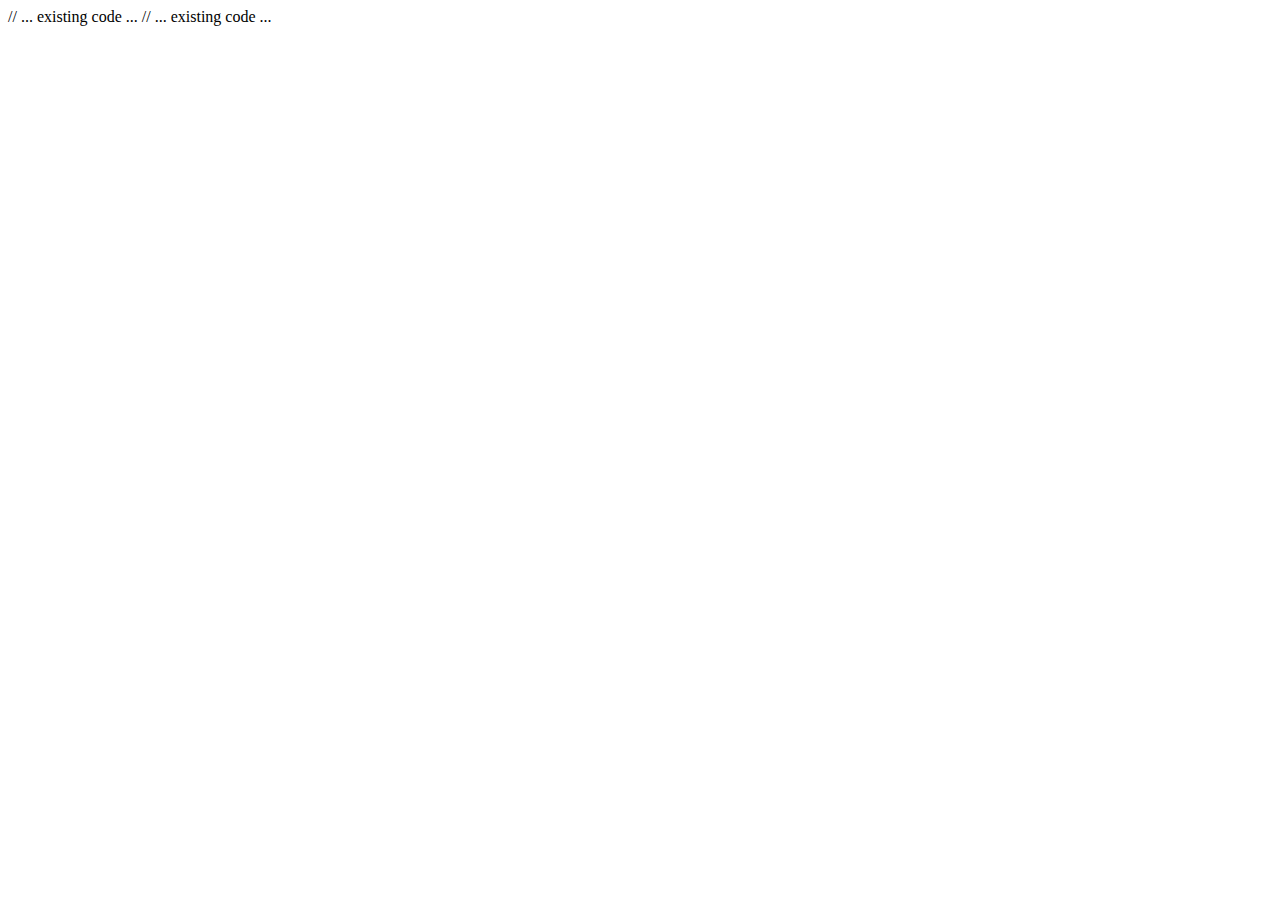
<file: base.html>
<!DOCTYPE html>
<html lang="en">
<head>
    // ... existing code ...
</head>
<body>
    <svg style="position: absolute; width: 0; height: 0;" width="0" height="0" version="1.1" xmlns="http://www.w3.org/2000/svg">
        <defs>
            <clipPath id="wave-clip" clipPathUnits="objectBoundingBox">
                <path d="M0,0 L1,0 L1,0.85 C0.75,0.95 0.25,0.90 0,0.95 L0,0Z" />
            </clipPath>
            <clipPath id="wave-clip-mobile" clipPathUnits="objectBoundingBox">
                <path d="M0,0 L1,0 L1,0.90 C0.75,0.97 0.25,0.92 0,0.97 L0,0Z" />
            </clipPath>
        </defs>
    </svg>
    // ... existing code ...
</body>
</html>
</file>
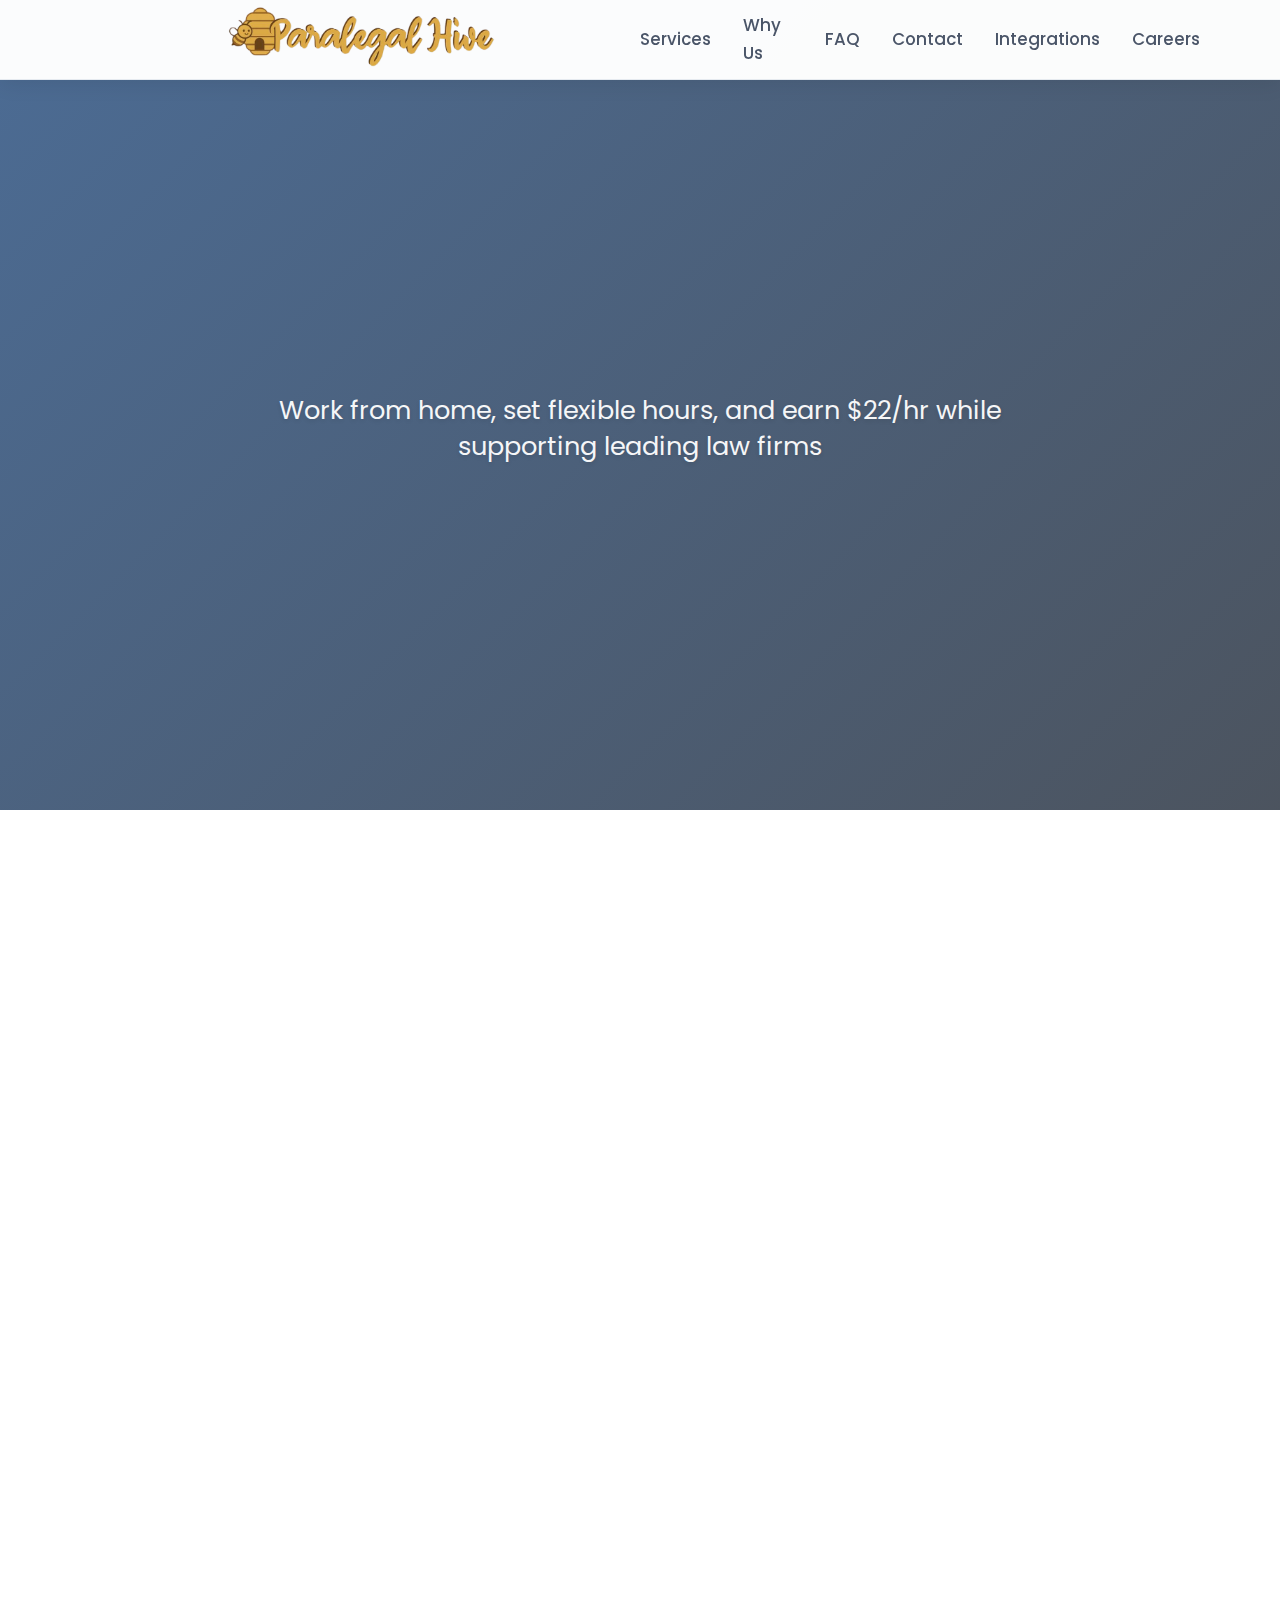
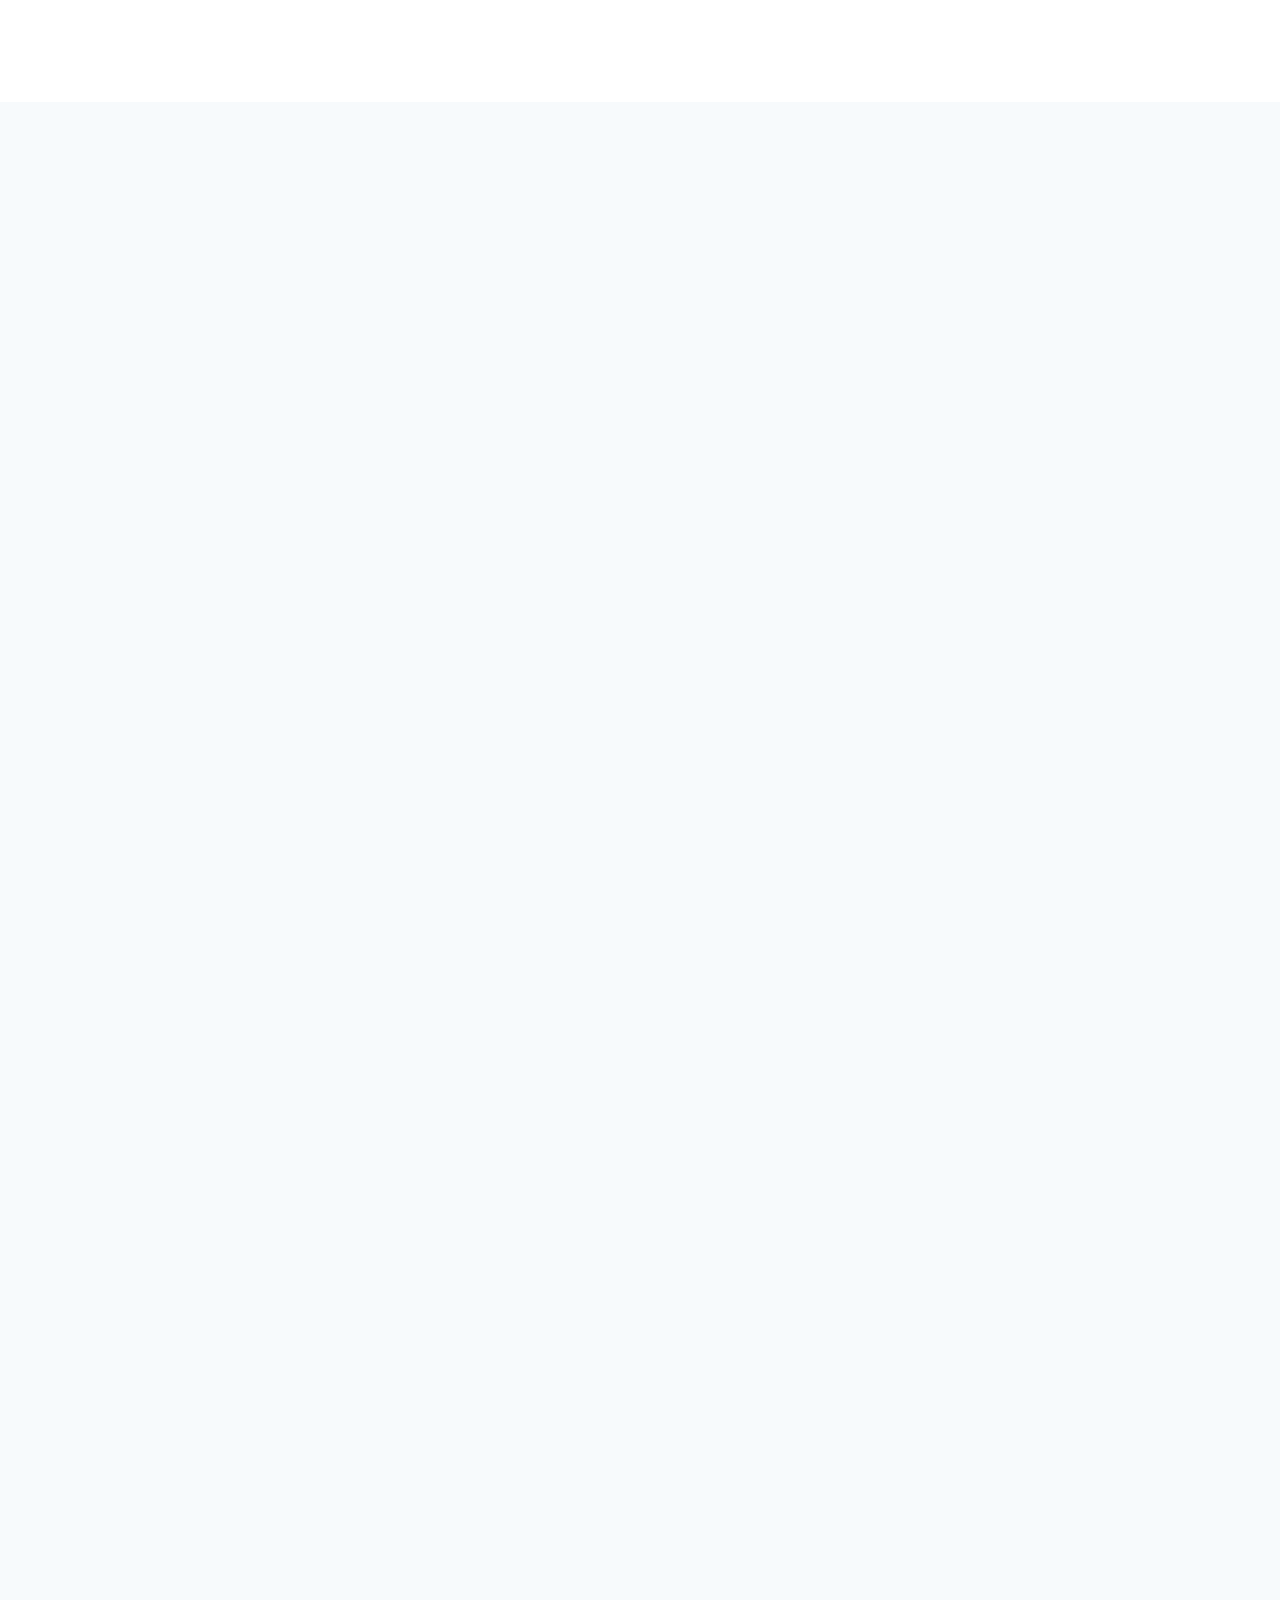
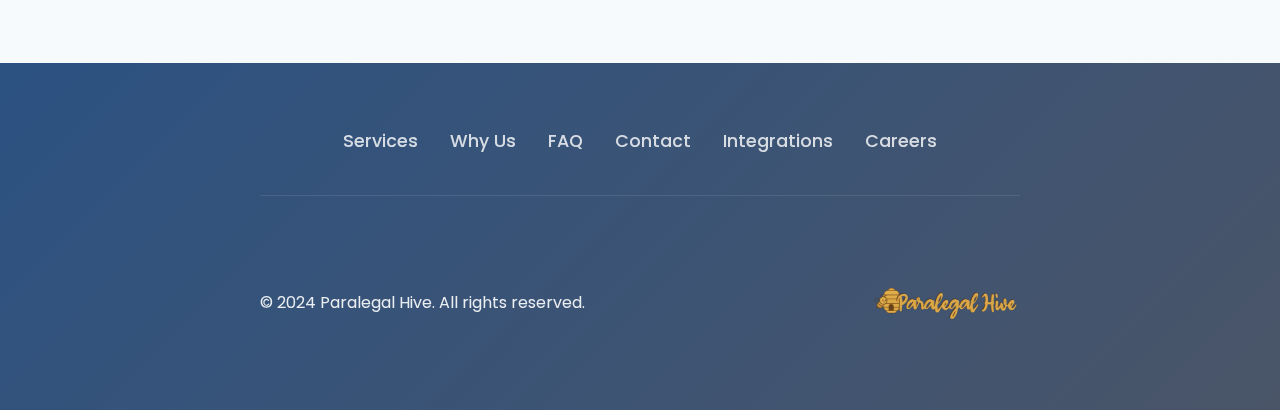
<file: careers.html>
<!DOCTYPE html>
<html lang="en">
<head>
  <meta charset="UTF-8" />
  <meta name="viewport" content="width=device-width, initial-scale=1.0"/>
  <title>Careers - Join Our Virtual Paralegal Team | Paralegal Hive</title>
  <link rel="stylesheet" href="style.css" />
  <link rel="preconnect" href="https://fonts.googleapis.com" />
  <link href="https://fonts.googleapis.com/css2?family=Poppins:wght@400;600;700&family=Roboto+Slab:wght@400;700&display=swap" rel="stylesheet" />
  <!-- FontAwesome for icons -->
  <link rel="stylesheet" href="https://cdnjs.cloudflare.com/ajax/libs/font-awesome/6.0.0/css/all.min.css" />
  <!-- AOS Library for scroll animations -->
  <link href="https://unpkg.com/aos@2.3.1/dist/aos.css" rel="stylesheet">
</head>
<body>
<!-- HEADER -->
<header class="site-header" id="siteHeader">
  <div class="container">
    <nav class="navbar" aria-label="Main Navigation">
      <div class="logo">
        <!-- Replace "Paralegalhive-logo.jpg" with the correct path/filename -->
        <a href="index.html">
          <img src="images/long-logo-no-background.svg" alt="Paralegal Hive Logo" class="logo-img">
        </a>
      </div>
      <ul class="nav-menu" id="navMenu">
        <li><a href="virtual-paralegal-services.html" aria-label="Virtual Paralegal Services">Services</a></li>
        <li><a href="why-us.html" aria-label="Why Us">Why Us</a></li>
        <li><a href="faq.html" aria-label="FAQ">FAQ</a></li>
        <li><a href="contact.html" aria-label="Contact">Contact</a></li>
        <li><a href="software.html" aria-label="Integrations">Integrations</a></li>
        <li><a href="careers.html" aria-label="Careers">Careers</a></li>
      </ul>
      <button class="nav-toggle" id="navToggle" aria-label="Toggle Navigation Menu">☰</button>
    </nav>
  </div>
</header>
  <!-- HERO SECTION -->
  <section class="hero-main hero-careers">
    <div class="hero-content container">
      <div class="hero-text">
        <h2>Join Our Virtual Paralegal Team</h2>
        <p class="hero-subtitle">Work from home, set flexible hours, and earn $22/hr while supporting leading law firms</p>
        <div class="hero-cta">
          <a href="#apply-now" class="cta-button primary" aria-label="Apply Now">Apply Now</a>
          <a href="#benefits" class="cta-button secondary" aria-label="Learn More">See Benefits</a>
        </div>
      </div>
    </div>
  </section>

  <main>
    <!-- Benefits Section -->
    <section id="benefits" class="benefits-section">
      <div class="container">
        <h2 class="section-title" data-aos="fade-up">Why Work With Us?</h2>
        <div class="benefits-grid">
          <div class="benefit-card" data-aos="fade-up" data-aos-delay="100">
            <div class="benefit-icon">
              <i class="fas fa-home"></i>
            </div>
            <h3>Work From Home</h3>
            <p>Enjoy the flexibility of working remotely from anywhere in the country.</p>
          </div>
          
          <div class="benefit-card" data-aos="fade-up" data-aos-delay="200">
            <div class="benefit-icon">
              <i class="fas fa-clock"></i>
            </div>
            <h3>Flexible Hours</h3>
            <p>Set your own schedule and maintain work-life balance.</p>
          </div>
          
          <div class="benefit-card" data-aos="fade-up" data-aos-delay="300">
            <div class="benefit-icon">
              <i class="fas fa-dollar-sign"></i>
            </div>
            <h3>Competitive Pay</h3>
            <p>Earn $22/hour with opportunities for bonuses and growth.</p>
          </div>
          
          <div class="benefit-card" data-aos="fade-up" data-aos-delay="400">
            <div class="benefit-icon">
              <i class="fas fa-graduation-cap"></i>
            </div>
            <h3>Professional Growth</h3>
            <p>Access ongoing training and development opportunities.</p>
          </div>
        </div>
      </div>
    </section>

    <!-- Requirements Section -->
    <section class="requirements-section">
      <div class="container">
        <h2 class="section-title" data-aos="fade-up">Requirements</h2>
        <div class="requirements-grid">
          <div class="requirements-list" data-aos="fade-up">
            <ul>
              <li><i class="fas fa-check"></i> Paralegal certificate or equivalent experience</li>
              <li><i class="fas fa-check"></i> Minimum 2 years of paralegal experience</li>
              <li><i class="fas fa-check"></i> Strong computer and technology skills</li>
              <li><i class="fas fa-check"></i> Excellent written and verbal communication</li>
              <li><i class="fas fa-check"></i> Ability to work independently</li>
              <li><i class="fas fa-check"></i> Reliable high-speed internet connection</li>
              <li><i class="fas fa-check"></i> Dedicated home office space with personal computer/laptop</li>
            </ul>
          </div>
        </div>
      </div>
    </section>

    <!-- Application Form -->
    <section id="apply-now" class="application-section">
      <div class="container">
        <h2 class="section-title" data-aos="fade-up">Apply Now</h2>
        <div class="application-form-container" data-aos="fade-up">
          <form class="application-form" action="https://formspree.io/f/xanedgkw" method="POST">
            <div class="form-group">
              <label for="full_name">Full Name *</label>
              <input type="text" id="full_name" name="full_name" required>
            </div>
            
            <div class="form-group">
              <label for="email">Email Address *</label>
              <input type="email" id="email" name="email" required>
            </div>
            
            <div class="form-group">
              <label for="phone">Phone Number *</label>
              <input type="tel" id="phone" name="phone" required>
            </div>
            
            <div class="form-group">
              <label for="experience">Years of Experience *</label>
              <select id="experience" name="experience" required>
                <option value="">Select years of experience</option>
                <option value="2-3">2-3 years</option>
                <option value="4-5">4-5 years</option>
                <option value="6+">6+ years</option>
              </select>
            </div>
            
            <div class="form-group">
              <label for="practice_areas">Practice Areas (select all that apply) *</label>
              <div class="checkbox-group">
                <label><input type="checkbox" name="practice_areas[]" value="corporate"> Corporate Law</label>
                <label><input type="checkbox" name="practice_areas[]" value="litigation"> Litigation</label>
                <label><input type="checkbox" name="practice_areas[]" value="real-estate"> Real Estate</label>
                <label><input type="checkbox" name="practice_areas[]" value="family"> Family Law</label>
                <label><input type="checkbox" name="practice_areas[]" value="immigration"> Immigration</label>
                <label><input type="checkbox" name="practice_areas[]" value="intellectual-property"> Intellectual Property</label>
                <label><input type="checkbox" name="practice_areas[]" value="other"> Other</label>

                <!-- Add a note about the process after submission -->
          <p class="application-note">
            After clicking submit, you will receive an automated response. 
          </p>
              </div>
            </div>
            
            <!-- Hidden field for redirecting to your thank-you page after submission -->
            <input type="hidden" name="_next" value="thank-you.html">
            
            <div class="form-group">
              <button type="submit" class="submit-button">Submit Application</button>
            </div>
          </form>
        </div>
      </div>
    </section>
  </main>

  <!-- FOOTER -->
  <footer class="site-footer">
    <div class="footer-content container">
      <ul class="footer-nav">
        <li><a href="virtual-paralegal-services.html">Services</a></li>
        <li><a href="why-us.html">Why Us</a></li>
        <li><a href="faq.html">FAQ</a></li>
        <li><a href="contact.html">Contact</a></li>
        <li><a href="software.html">Integrations</a></li>
        <li><a href="careers.html">Careers</a></li>
      </ul>
      <div class="footer-bottom">
        <div class="d-flex" style="display: flex; justify-content: space-between; align-items: center;">
          <p class="mb-0">&copy; 2024 Paralegal Hive. All rights reserved.</p>
          <a href="index.html">
            <img src="images/long-logo-no-background.svg" alt="Paralegal Hive Logo" class="footer-logo">
          </a>
        </div>
      </div>
    </div>
  </footer>

  <button id="scrollToTopBtn" aria-label="Scroll to top">↑</button>

  <!-- AOS Library -->
  <script src="https://unpkg.com/aos@2.3.1/dist/aos.js"></script>
  <script>
    AOS.init({
      duration: 800,
      once: true,
      offset: 100
    });
  </script>
  <script src="script.js"></script>
</body>
</html>
</file>
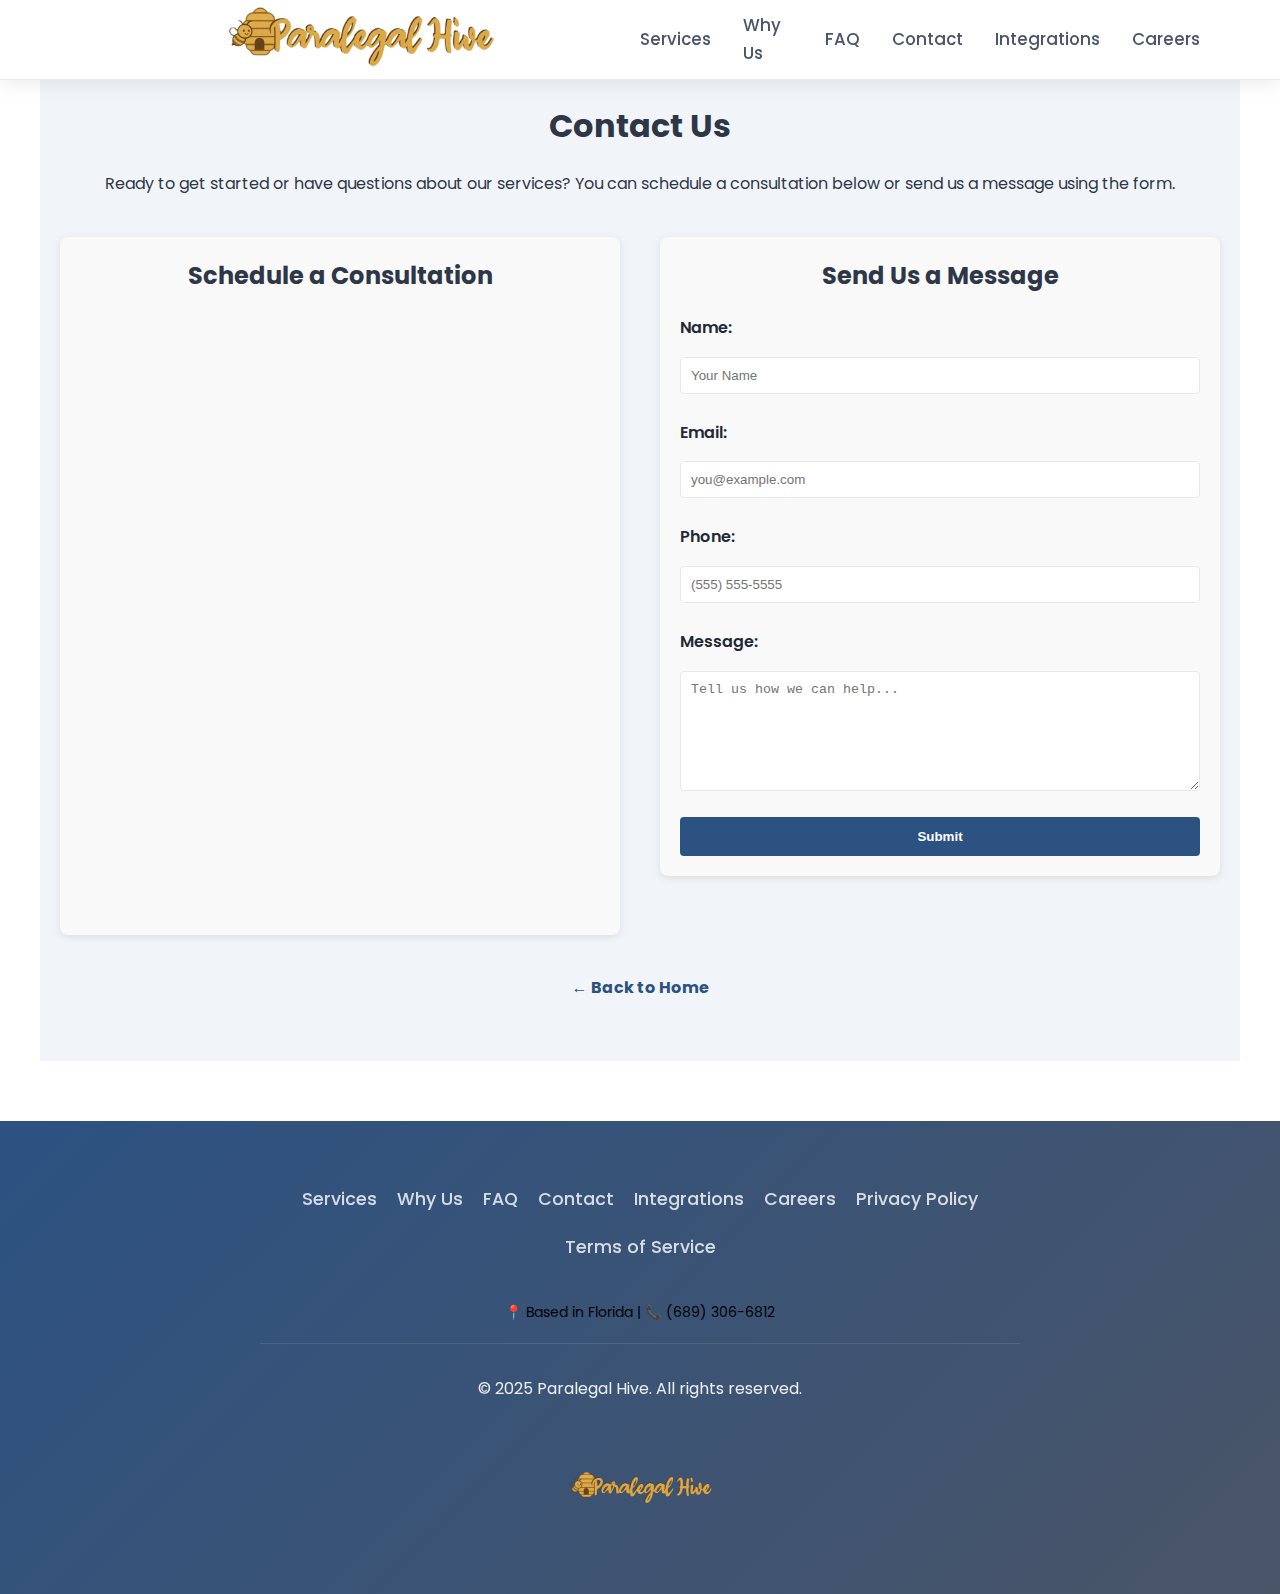
<file: contact.html>
<!DOCTYPE html>
<html lang="en">
<head>
  <meta charset="UTF-8" />
  <meta name="viewport" content="width=device-width, initial-scale=1.0"/>
  <title>Contact Us - Paralegal Hive</title>
  <link rel="stylesheet" href="style.css" />
  <link rel="preconnect" href="https://fonts.googleapis.com" />
  <link href="https://fonts.googleapis.com/css2?family=Poppins:wght@400;600;700&family=Roboto+Slab:wght@400;700&display=swap" rel="stylesheet" />
</head>
<body>

  <!-- HEADER -->
  <header class="site-header" id="siteHeader">
    <div class="container">
      <nav class="navbar" aria-label="Main Navigation">
        <div class="logo">
          <a href="index.html">
            <img src="images/long-logo-no-background.svg" alt="Paralegal Hive Logo" class="logo-img">
          </a>
        </div>
        <ul class="nav-menu" id="navMenu">
          <li><a href="virtual-paralegal-services.html">Services</a></li>
          <li><a href="why-us.html">Why Us</a></li>
          <li><a href="faq.html">FAQ</a></li>
          <li><a href="contact.html">Contact</a></li>
          <li><a href="software.html">Integrations</a></li>
          <li><a href="careers.html">Careers</a></li>
        </ul>
        <button class="nav-toggle" id="navToggle" aria-label="Toggle Navigation Menu">☰</button>
      </nav>
    </div>
  </header>

  <!-- MAIN CONTENT -->
  <main class="contact-page container" style="padding: 100px 20px 60px 20px;">
    <h1 style="text-align: center; margin-bottom: 20px;">Contact Us</h1>
    <p style="text-align: center; margin-bottom: 40px;">Ready to get started or have questions about our services? You can schedule a consultation below or send us a message using the form.</p>

    <div class="contact-grid" style="display: grid; grid-template-columns: 1fr 1fr; gap: 40px; max-width: 1200px; margin: auto; align-items: start;">
      
      <!-- Calendly Embed -->
      <div class="calendly-container" style="background: #f9f9f9; padding: 20px; border-radius: 8px; box-shadow: 0 2px 8px rgba(0,0,0,0.1);">
        <h2 style="text-align: center; margin-bottom: 20px;">Schedule a Consultation</h2>
        <div class="calendly-inline-widget" data-url="https://calendly.com/connor-paralegalhive" style="min-width:320px;height:600px;"></div>
        <script type="text/javascript" src="https://assets.calendly.com/assets/external/widget.js" async></script>
      </div>

      <!-- Contact Form -->
      <div class="contact-form-container" style="background: #f9f9f9; padding: 20px; border-radius: 8px; box-shadow: 0 2px 8px rgba(0,0,0,0.1);">
        <h2 style="text-align: center; margin-bottom: 20px;">Send Us a Message</h2>
        <form class="contact-form" action="https://formspree.io/f/xanedgkw" method="POST">
          <label for="name">Name:</label>
          <input type="text" id="name" name="name" placeholder="Your Name" required style="width: 100%; margin-bottom: 10px; padding: 10px;">

          <label for="email">Email:</label>
          <input type="email" id="email" name="_replyto" placeholder="you@example.com" required style="width: 100%; margin-bottom: 10px; padding: 10px;">

          <label for="phone">Phone:</label>
          <input type="tel" id="phone" name="phone" placeholder="(555) 555-5555" required style="width: 100%; margin-bottom: 10px; padding: 10px;">

          <label for="message">Message:</label>
          <textarea id="message" name="message" placeholder="Tell us how we can help..." required style="width: 100%; margin-bottom: 10px; padding: 10px;"></textarea>

          <input type="hidden" name="_next" value="thank-you.html">
          <button type="submit" style="width: 100%; padding: 12px; background-color: #2c5282; color: white; border: none; border-radius: 4px; cursor: pointer;">Submit</button>
        </form>
      </div>

    </div>

    <div class="back-home-container" style="text-align: center; margin-top: 40px;">
      <a href="index.html" class="back-home" aria-label="Back to Home" style="text-decoration: none; color: #2c5282;">← Back to Home</a>
    </div>
  </main>

  <!-- FOOTER -->
  <footer class="site-footer" style="margin-top: 60px;">
    <div class="footer-content container">
      <ul class="footer-nav" style="display: flex; justify-content: center; gap: 20px; list-style: none; padding: 0;">
        <li><a href="virtual-paralegal-services.html">Services</a></li>
        <li><a href="why-us.html">Why Us</a></li>
        <li><a href="faq.html">FAQ</a></li>
        <li><a href="contact.html">Contact</a></li>
        <li><a href="software.html">Integrations</a></li>
        <li><a href="careers.html">Careers</a></li>
        <li><a href="privacy-policy.html">Privacy Policy</a></li>
        <li><a href="terms-of-service.html">Terms of Service</a></li>
      </ul>

      <div class="footer-contact" style="text-align: center; margin-top: 20px; font-size: 14px; color: #000000;">
        <p>📍 Based in Florida | 📞 (689) 306-6812</p>
      </div>

      <div class="footer-bottom" style="margin-top: 20px; text-align: center;">
        <p>&copy; 2025 Paralegal Hive. All rights reserved.</p>
        <a href="index.html">
          <img src="images/long-logo-no-background.svg" alt="Paralegal Hive Logo" class="footer-logo" style="margin-top: 10px; height: 150px;">
        </a>
      </div>
    </div>
  </footer>

  <button id="scrollToTopBtn" aria-label="Scroll to top" style="position: fixed; bottom: 20px; right: 20px; padding: 10px; font-size: 20px;">↑</button>

  <!-- AOS Library -->
  <script src="https://unpkg.com/aos@2.3.1/dist/aos.js"></script>
  <script>
    AOS.init({
      duration: 800,
      once: true,
      offset: 100
    });
  </script>
  <script src="script.js"></script>
</body>
</html>
</file>
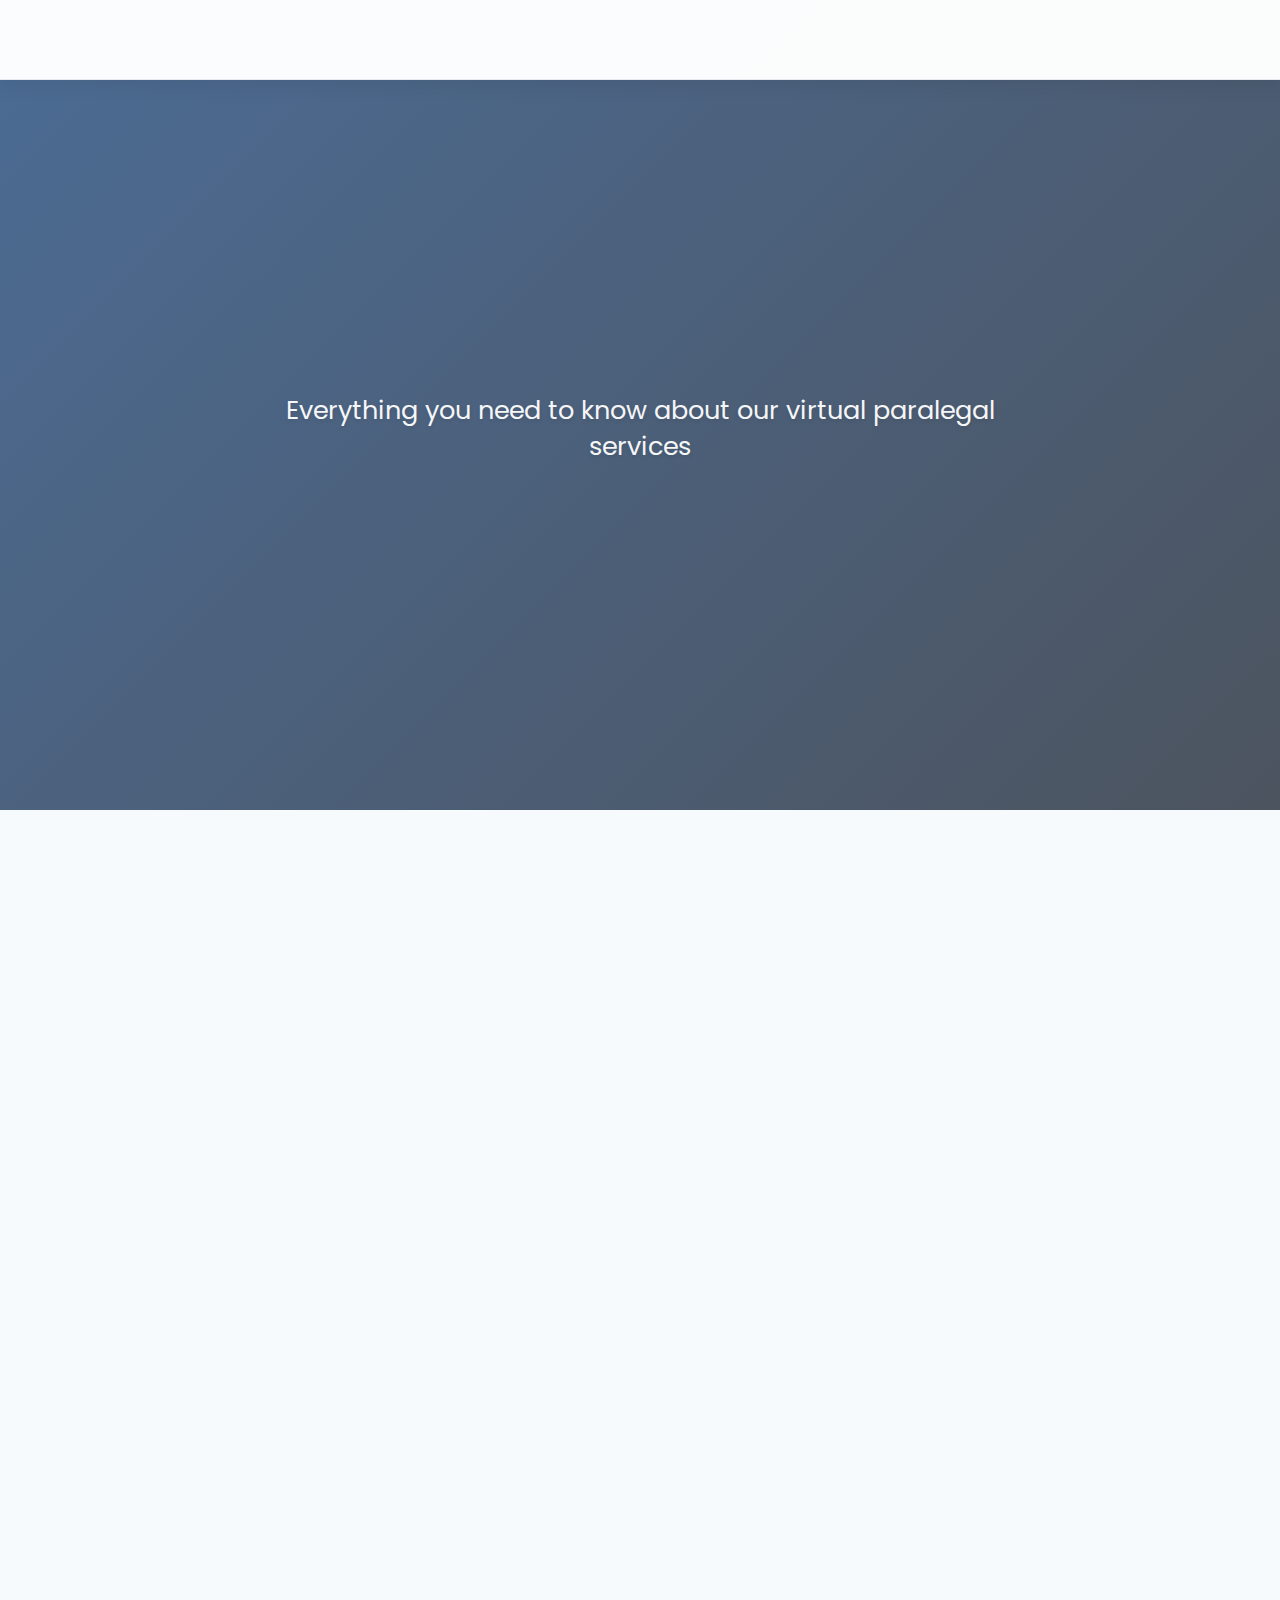
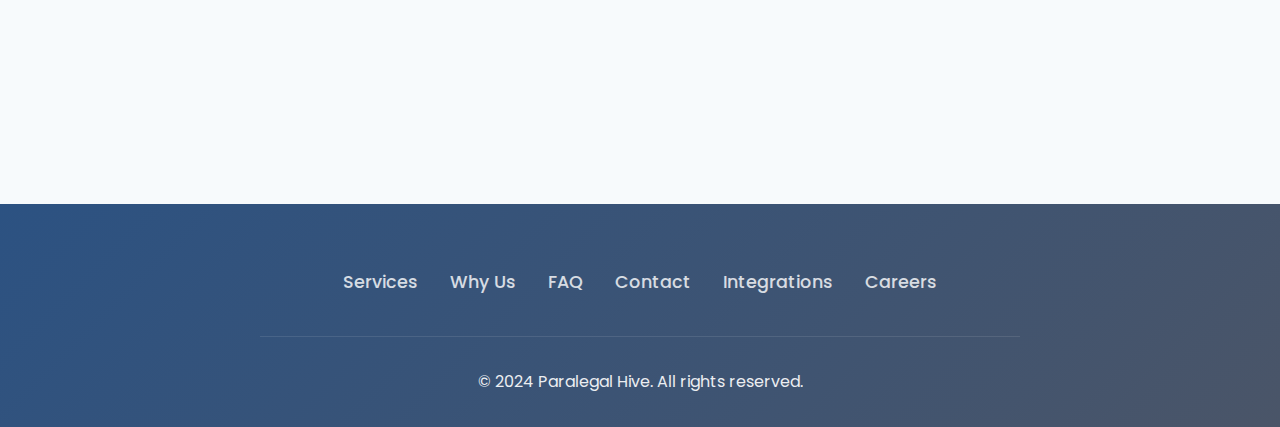
<file: faq.html>
<!DOCTYPE html>
<html lang="en">
<head>
  <meta charset="UTF-8" />
  <meta name="viewport" content="width=device-width, initial-scale=1.0"/>
  <title>FAQ - Paralegal Hive</title>
  <link rel="stylesheet" href="style.css" />
  <link rel="preconnect" href="https://fonts.googleapis.com" />
  <link href="https://fonts.googleapis.com/css2?family=Poppins:wght@400;600;700&family=Roboto+Slab:wght@400;700&display=swap" rel="stylesheet" />
  <!-- FontAwesome for icons -->
  <link rel="stylesheet" href="https://cdnjs.cloudflare.com/ajax/libs/font-awesome/6.0.0/css/all.min.css" />
  <!-- AOS Library for scroll animations -->
  <link href="https://unpkg.com/aos@2.3.1/dist/aos.css" rel="stylesheet">
</head>
<body>
  <!-- HEADER -->
  <header class="site-header" id="siteHeader">
    <div class="container">
      <nav class="navbar" aria-label="Main Navigation">
        <div class="logo">
          <a href="index.html"><img src="images/logo.png" alt="Paralegal Hive Logo"></a>
        </div>
        <ul class="nav-menu" id="navMenu">
          <li><a href="virtual-paralegal-services.html" aria-label="Virtual Paralegal Services">Services</a></li>
          <li><a href="why-us.html" aria-label="Why Us">Why Us</a></li>
          <li><a href="faq.html" aria-label="FAQ">FAQ</a></li>
          <li><a href="contact.html" aria-label="Contact">Contact</a></li>
          <li><a href="software.html" aria-label="Integrations">Integrations</a></li>
          <li><a href="careers.html" aria-label="Careers">Careers</a></li>
        </ul>
        <button class="nav-toggle" id="navToggle" aria-label="Toggle Navigation Menu">☰</button>
      </nav>
    </div>
  </header>

  <!-- HERO SECTION -->
  <section class="hero-main hero-faq">
    <div class="hero-content container">
      <div class="hero-text">
        <h2>Got Questions?<br>We've Got Answers</h2>
        <p class="hero-subtitle">Everything you need to know about our virtual paralegal services</p>
        <div class="hero-cta">
          <a href="contact.html" class="cta-button primary" aria-label="Contact Us">Ask Us Anything</a>
          <a href="#faq-section" class="cta-button secondary" aria-label="View FAQs">Browse FAQs</a>
        </div>
      </div>
    </div>
  </section>
  
  <!-- MAIN CONTENT -->
  <main id="faq-section" class="faq-section">
    <div class="container">
      <div class="faq-grid" data-aos="fade-up">
        <div class="faq-item" data-aos="fade-up" data-aos-delay="100">
          <button class="faq-question">
            <div class="question-content">
              <i class="fas fa-balance-scale question-icon"></i>
              <span>Are your paralegals experienced in my practice area?</span>
            </div>
            <i class="fas fa-plus toggle-icon"></i>
          </button>
          <div class="faq-answer">
            <p>Yes – our team comes from diverse legal backgrounds to ensure expertise across various fields.</p>
          </div>
        </div>

        <div class="faq-item" data-aos="fade-up" data-aos-delay="200">
          <button class="faq-question">
            <div class="question-content">
              <i class="fas fa-lock question-icon"></i>
              <span>How do you ensure confidentiality?</span>
            </div>
            <i class="fas fa-plus toggle-icon"></i>
          </button>
          <div class="faq-answer">
            <p>We use secure, encrypted channels and follow strict data protection protocols to protect your data.</p>
          </div>
        </div>

        <div class="faq-item" data-aos="fade-up" data-aos-delay="300">
          <button class="faq-question">
            <div class="question-content">
              <i class="fas fa-tasks question-icon"></i>
              <span>Can you handle both ongoing and overflow work?</span>
            </div>
            <i class="fas fa-plus toggle-icon"></i>
          </button>
          <div class="faq-answer">
            <p>Absolutely. Whether you need consistent monthly support or help during peak periods, we're here to assist.</p>
          </div>
        </div>

        <div class="faq-item" data-aos="fade-up" data-aos-delay="400">
          <button class="faq-question">
            <div class="question-content">
              <i class="fas fa-gavel question-icon"></i>
              <span>How do your paralegals adapt to different areas of law?</span>
            </div>
            <i class="fas fa-plus toggle-icon"></i>
          </button>
          <div class="faq-answer">
            <p>Our paralegals are trained to work across a wide range of legal fields and tailor their support to your specific needs.</p>
          </div>
        </div>

        <div class="faq-item" data-aos="fade-up" data-aos-delay="500">
          <button class="faq-question">
            <div class="question-content">
              <i class="fas fa-tools question-icon"></i>
              <span>Can your paralegals work with my firm's existing tools and software?</span>
            </div>
            <i class="fas fa-plus toggle-icon"></i>
          </button>
          <div class="faq-answer">
            <p>Absolutely. Our team is proficient in a variety of legal software, ensuring seamless integration with your systems.</p>
          </div>
        </div>
      </div>

      <div class="faq-cta" data-aos="fade-up">
        <h2>Still have questions?</h2>
        <p>We're here to help! Reach out to our team for personalized assistance.</p>
        <div class="cta-buttons">
          <a href="contact.html" class="cta-button primary">Schedule a Free Consultation</a>
        </div>
      </div>
    </div>
  </main>

  <!-- FOOTER -->
  <footer class="site-footer">
    <div class="footer-content container">
      <ul class="footer-nav">
        <li><a href="virtual-paralegal-services.html">Services</a></li>
        <li><a href="why-us.html">Why Us</a></li>
        <li><a href="faq.html">FAQ</a></li>
        <li><a href="contact.html">Contact</a></li>
        <li><a href="software.html">Integrations</a></li>
        <li><a href="careers.html">Careers</a></li>
      </ul>
      <div class="footer-bottom">
        <p>&copy; 2024 Paralegal Hive. All rights reserved.</p>
      </div>
    </div>
  </footer>

  <button id="scrollToTopBtn" aria-label="Scroll to top">↑</button>

  <!-- AOS Library -->
  <script src="https://unpkg.com/aos@2.3.1/dist/aos.js"></script>
  <script>
    AOS.init({
      duration: 800,
      once: true,
      offset: 100
    });
  </script>
  <script src="script.js"></script>
</body>
</html>
</file>
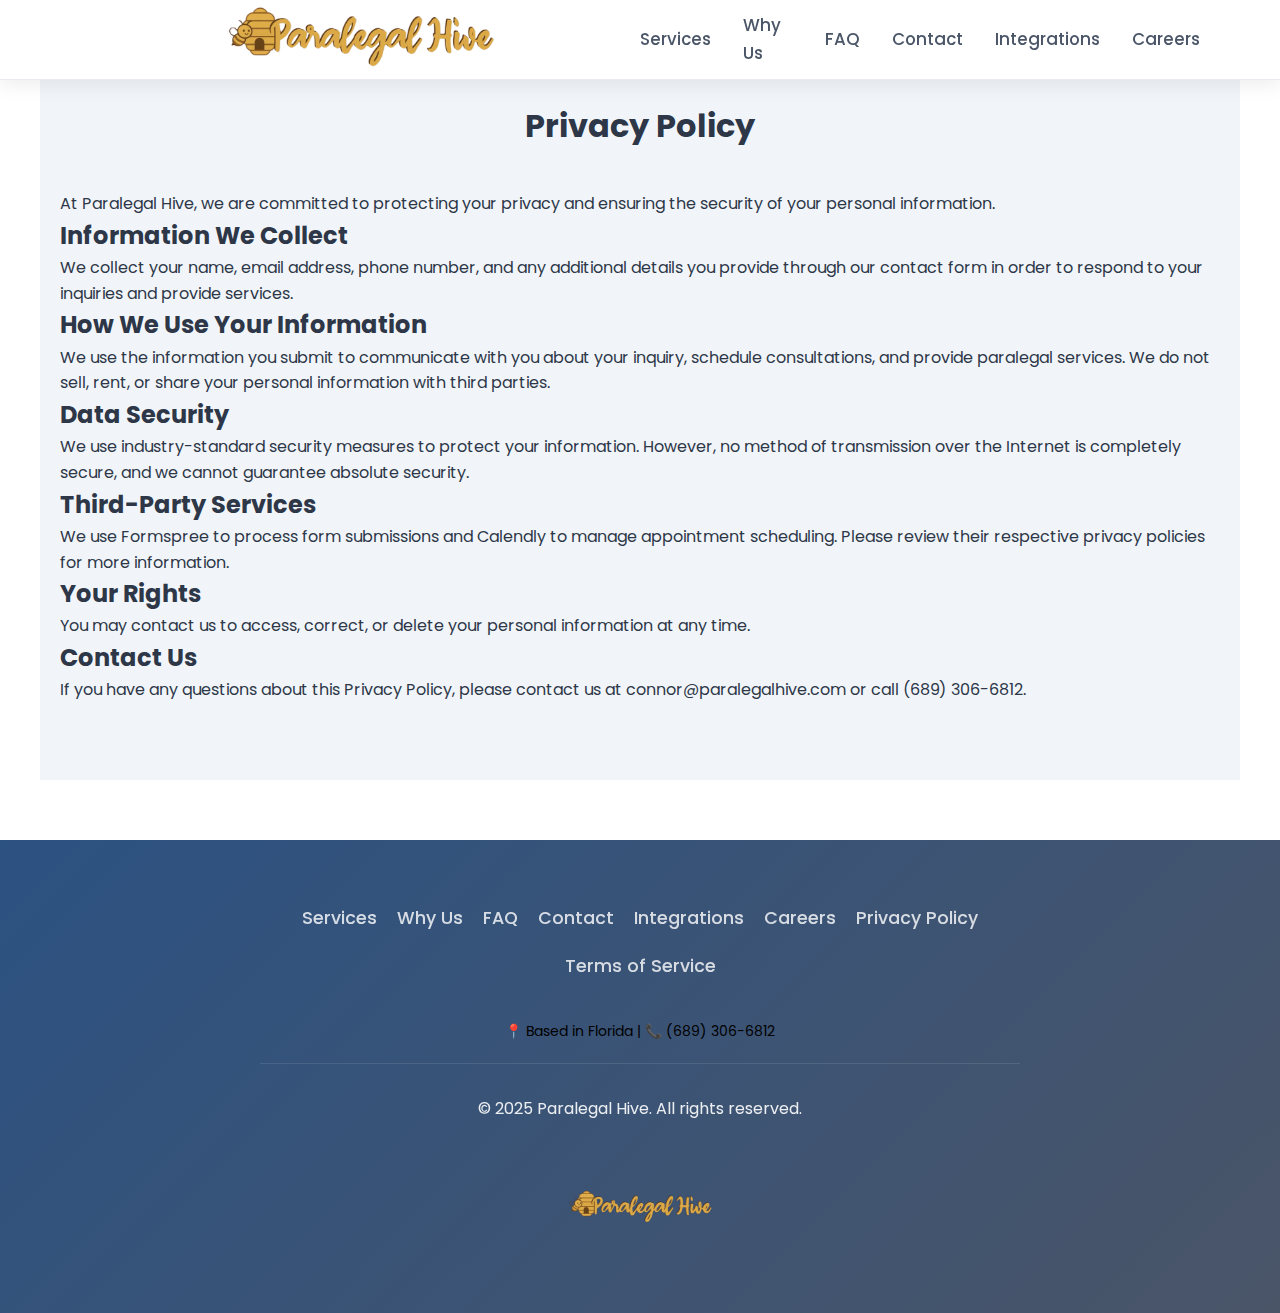
<file: privacy-policy.html>
<!DOCTYPE html>
<html lang="en">
<head>
  <meta charset="UTF-8" />
  <meta name="viewport" content="width=device-width, initial-scale=1.0"/>
  <title>Privacy Policy - Paralegal Hive</title>
  <link rel="stylesheet" href="style.css" />
  <link rel="preconnect" href="https://fonts.googleapis.com" />
  <link href="https://fonts.googleapis.com/css2?family=Poppins:wght@400;600;700&family=Roboto+Slab:wght@400;700&display=swap" rel="stylesheet" />
</head>
<body>

  <!-- HEADER -->
  <header class="site-header" id="siteHeader">
    <div class="container">
      <nav class="navbar" aria-label="Main Navigation">
        <div class="logo">
          <a href="index.html">
            <img src="images/long-logo-no-background.svg" alt="Paralegal Hive Logo" class="logo-img">
          </a>
        </div>
        <ul class="nav-menu" id="navMenu">
          <li><a href="virtual-paralegal-services.html">Services</a></li>
          <li><a href="why-us.html">Why Us</a></li>
          <li><a href="faq.html">FAQ</a></li>
          <li><a href="contact.html">Contact</a></li>
          <li><a href="software.html">Integrations</a></li>
          <li><a href="careers.html">Careers</a></li>
        </ul>
        <button class="nav-toggle" id="navToggle" aria-label="Toggle Navigation Menu">☰</button>
      </nav>
    </div>
  </header>

  <!-- MAIN CONTENT -->
  <main class="container contact-page" style="padding: 100px 20px 60px 20px;">
    <h1 style="text-align: center; margin-bottom: 40px;">Privacy Policy</h1>

    <p>At Paralegal Hive, we are committed to protecting your privacy and ensuring the security of your personal information.</p>

    <h2>Information We Collect</h2>
    <p>We collect your name, email address, phone number, and any additional details you provide through our contact form in order to respond to your inquiries and provide services.</p>

    <h2>How We Use Your Information</h2>
    <p>We use the information you submit to communicate with you about your inquiry, schedule consultations, and provide paralegal services. We do not sell, rent, or share your personal information with third parties.</p>

    <h2>Data Security</h2>
    <p>We use industry-standard security measures to protect your information. However, no method of transmission over the Internet is completely secure, and we cannot guarantee absolute security.</p>

    <h2>Third-Party Services</h2>
    <p>We use Formspree to process form submissions and Calendly to manage appointment scheduling. Please review their respective privacy policies for more information.</p>

    <h2>Your Rights</h2>
    <p>You may contact us to access, correct, or delete your personal information at any time.</p>

    <h2>Contact Us</h2>
    <p>If you have any questions about this Privacy Policy, please contact us at <a href="mailto:connor@paralegalhive.com">connor@paralegalhive.com</a> or call (689) 306-6812.</p>
  </main>

  <!-- FOOTER -->
  <footer class="site-footer" style="margin-top: 60px;">
    <div class="footer-content container">
      <ul class="footer-nav" style="display: flex; justify-content: center; gap: 20px; list-style: none; padding: 0;">
        <li><a href="virtual-paralegal-services.html">Services</a></li>
        <li><a href="why-us.html">Why Us</a></li>
        <li><a href="faq.html">FAQ</a></li>
        <li><a href="contact.html">Contact</a></li>
        <li><a href="software.html">Integrations</a></li>
        <li><a href="careers.html">Careers</a></li>
        <li><a href="privacy-policy.html">Privacy Policy</a></li>
        <li><a href="terms-of-service.html">Terms of Service</a></li>
      </ul>

      <div class="footer-contact" style="text-align: center; margin-top: 20px; font-size: 14px; color: #000000;">
        <p>📍 Based in Florida | 📞 (689) 306-6812</p>
      </div>
      

      <div class="footer-bottom" style="margin-top: 20px; text-align: center;">
        <p>&copy; 2025 Paralegal Hive. All rights reserved.</p>
        <a href="index.html">
          <img src="images/long-logo-no-background.svg" alt="Paralegal Hive Logo" class="footer-logo" style="margin-top: 10px; height: 150px;">
        </a>
      </div>
    </div>
  </footer>

  <button id="scrollToTopBtn" aria-label="Scroll to top" style="position: fixed; bottom: 20px; right: 20px; padding: 10px; font-size: 20px;">↑</button>

  <script src="script.js"></script>
</body>
</html>
</file>
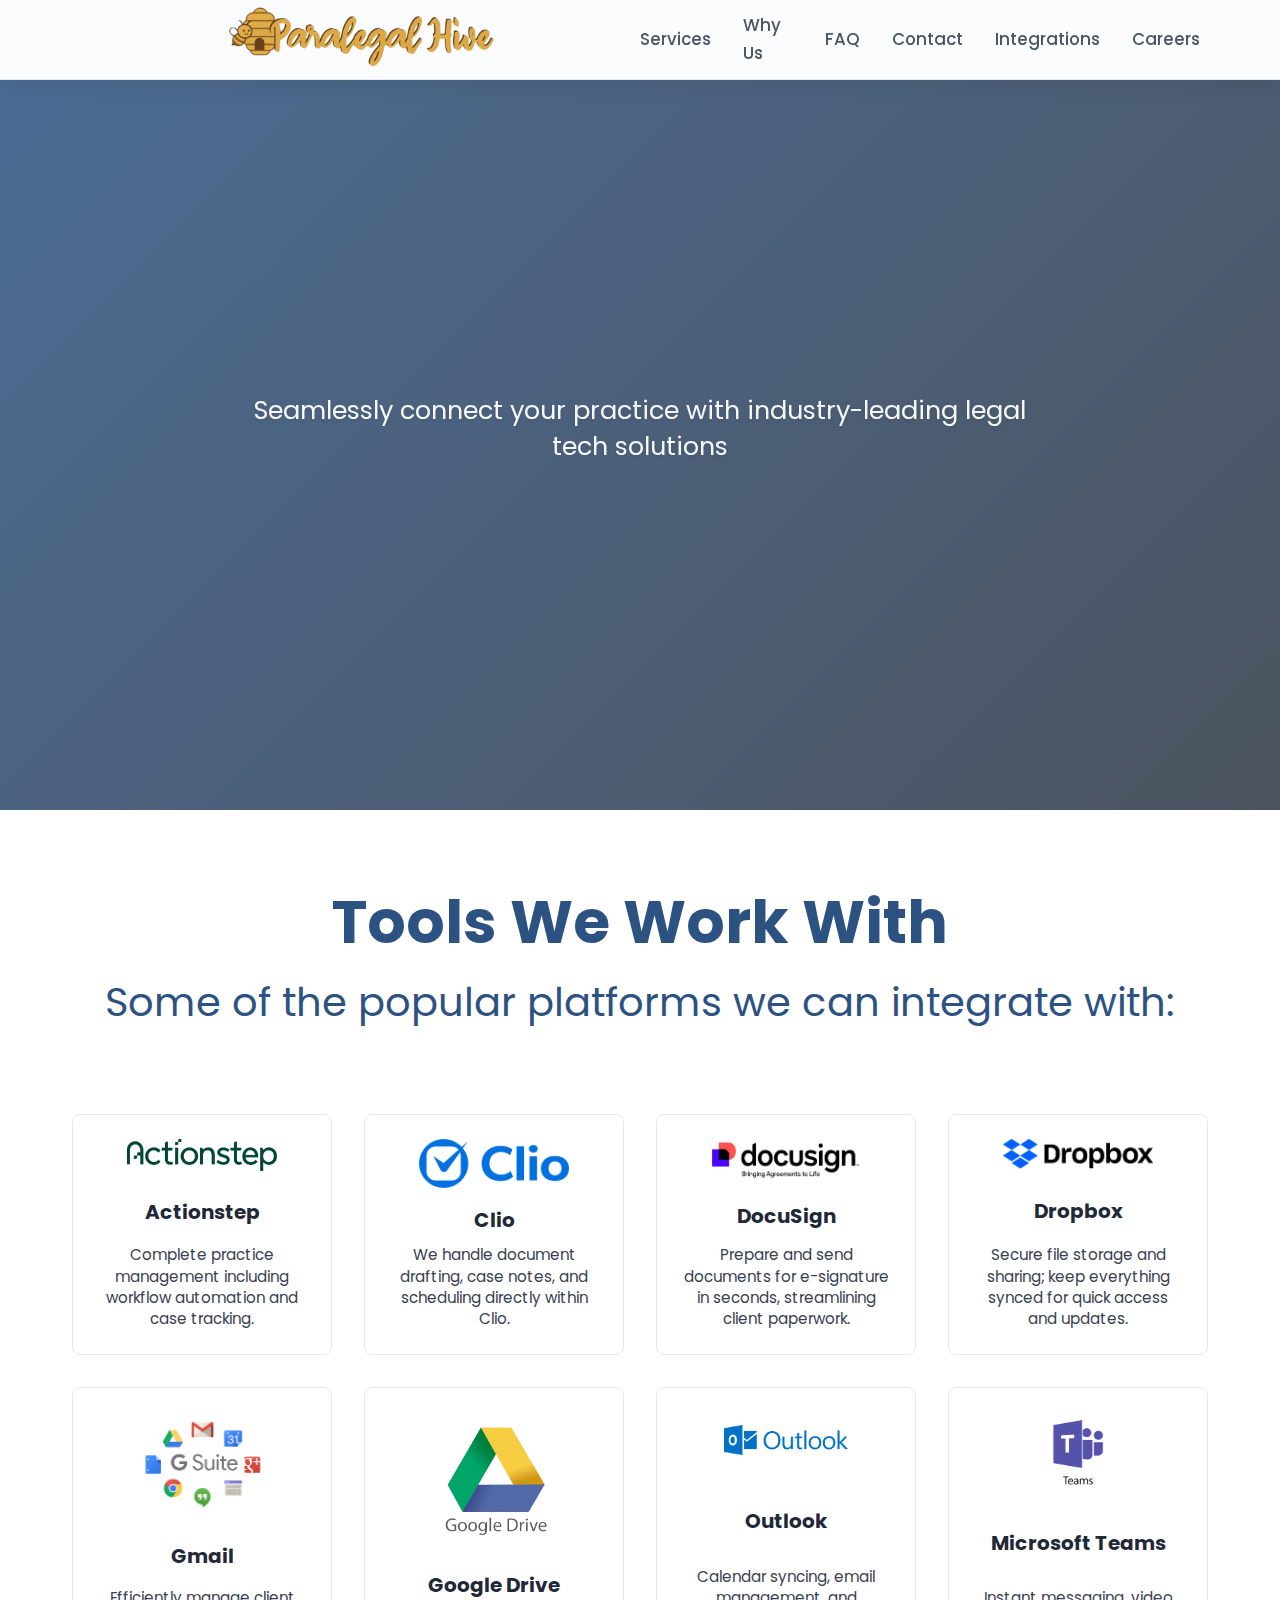
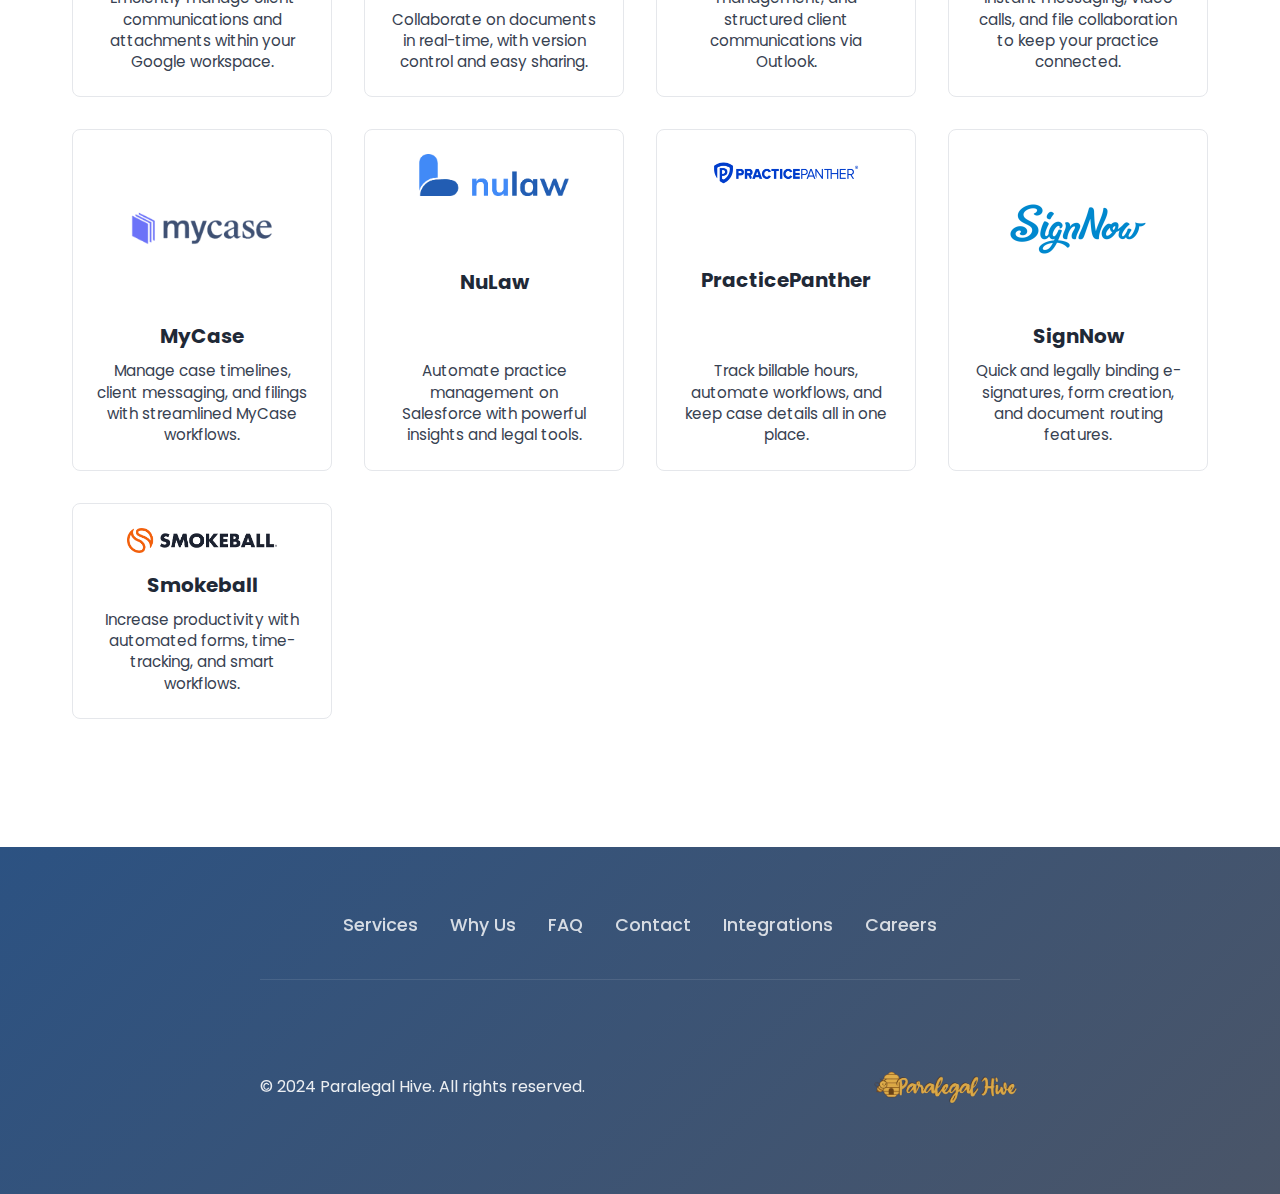
<file: software.html>
<!DOCTYPE html>
<html lang="en">

<head>
  <meta charset="UTF-8" />
  <meta name="viewport" content="width=device-width, initial-scale=1.0" />
  <title>Software Integrations - Paralegal Hive</title>
  <link rel="stylesheet" href="style.css" />
  <link rel="preconnect" href="https://fonts.googleapis.com" />
  <link
    href="https://fonts.googleapis.com/css2?family=Poppins:wght@400;600;700&family=Roboto+Slab:wght@400;700&display=swap"
    rel="stylesheet" />
  <link rel="stylesheet" href="https://cdnjs.cloudflare.com/ajax/libs/font-awesome/6.0.0/css/all.min.css">
  <!-- AOS Library for scroll animations -->
  <link href="https://unpkg.com/aos@2.3.1/dist/aos.css" rel="stylesheet">
</head>

<body>
  <!-- HEADER -->
  <header class="site-header" id="siteHeader">
    <div class="container">
      <nav class="navbar" aria-label="Main Navigation">
        <div class="logo">
          <!-- Replace "Paralegalhive-logo.jpg" with the correct path/filename -->
          <a href="index.html">
            <img src="images/long-logo-no-background.svg" alt="Paralegal Hive Logo" class="logo-img">
          </a>
        </div>
        <ul class="nav-menu" id="navMenu">
          <li><a href="virtual-paralegal-services.html" aria-label="Virtual Paralegal Services">Services</a></li>
          <li><a href="why-us.html" aria-label="Why Us">Why Us</a></li>
          <li><a href="faq.html" aria-label="FAQ">FAQ</a></li>
          <li><a href="contact.html" aria-label="Contact">Contact</a></li>
          <li><a href="software.html" aria-label="Integrations">Integrations</a></li>
          <li><a href="careers.html" aria-label="Careers">Careers</a></li>
        </ul>
        <button class="nav-toggle" id="navToggle" aria-label="Toggle Navigation Menu">☰</button>
      </nav>
    </div>
  </header>
  <main>
    <section class="hero-main hero-software">
      <div class="hero-content container">
        <div class="hero-text">
          <h2>Powerful Software Integrations</h2>
          <p class="hero-subtitle">Seamlessly connect your practice with industry-leading legal tech solutions</p>
          <div class="hero-cta">
            <a href="contact.html" class="cta-button primary" aria-label="Schedule Consultation">Get Started</a>
            <a href="#software-list" class="cta-button secondary" aria-label="View Integrations">Explore Tools</a>
          </div>
        </div>
      </div>
    </section>

    <section id="software-list" class="software-list">
      <div class="section-title container">
        <h2>Tools We Work With</h2>
        <p>Some of the popular platforms we can integrate with:</p>
      </div>
      <div class="software-grid container">
        <div class="software-item">
          <a href="https://www.actionstep.com" target="_blank" rel="noopener noreferrer">
            <img src="images/Actionstep-Logo-RGB.png" alt="Actionstep Logo" class="software-logo" />
          </a>
          <h3>Actionstep</h3>
          <p>Complete practice management including workflow automation and case tracking.</p>
        </div>
        <div class="software-item">
          <a href="https://www.clio.com" target="_blank" rel="noopener noreferrer">
            <img src="images/Logo_Clio Logo Blue.png" alt="Clio Logo" class="software-logo" />
          </a>
          <h3>Clio</h3>
          <p>We handle document drafting, case notes, and scheduling directly within Clio.</p>
        </div>
        <div class="software-item">
          <a href="https://www.docusign.com" target="_blank" rel="noopener noreferrer">
            <img src="images/Bringing-Agreements-Tagline-Logo.png" alt="DocuSign Logo" class="software-logo" />
          </a>
          <h3>DocuSign</h3>
          <p>Prepare and send documents for e-signature in seconds, streamlining client paperwork.</p>
        </div>
        <div class="software-item">
          <a href="https://www.dropbox.com" target="_blank" rel="noopener noreferrer">
            <img src="images/dropbox-logo.png" alt="Dropbox Logo" class="software-logo" />
          </a>
          <h3>Dropbox</h3>
          <p>Secure file storage and sharing; keep everything synced for quick access and updates.</p>
        </div>
        <div class="software-item">
          <a href="https://mail.google.com" target="_blank" rel="noopener noreferrer">
            <img src="images/gmail logo.png" alt="Gmail Logo" class="software-logo" />
          </a>
          <h3>Gmail</h3>
          <p>Efficiently manage client communications and attachments within your Google workspace.</p>
        </div>
        <div class="software-item">
          <a href="https://drive.google.com" target="_blank" rel="noopener noreferrer">
            <img src="images/google-drive-logo.png" alt="Google Drive Logo" class="software-logo" />
          </a>
          <h3>Google Drive</h3>
          <p>Collaborate on documents in real-time, with version control and easy sharing.</p>
        </div>
        <div class="software-item">
          <a href="https://outlook.live.com" target="_blank" rel="noopener noreferrer">
            <img src="images/outlook-logo.png" alt="Microsoft Outlook Logo" class="software-logo" />
          </a>
          <h3>Outlook</h3>
          <p>Calendar syncing, email management, and structured client communications via Outlook.</p>
        </div>
        <div class="software-item">
          <a href="https://www.microsoft.com/en-us/microsoft-teams/group-chat-software" target="_blank"
            rel="noopener noreferrer">
            <img src="images/microsoft-teams-logo.png" alt="Microsoft Teams Logo" class="software-logo" />
          </a>
          <h3>Microsoft Teams</h3>
          <p>Instant messaging, video calls, and file collaboration to keep your practice connected.</p>
        </div>
        <div class="software-item">
          <a href="https://www.mycase.com" target="_blank" rel="noopener noreferrer">
            <img src="images/mycase-logo.png" alt="MyCase Logo" class="software-logo" />
          </a>
          <h3>MyCase</h3>
          <p>Manage case timelines, client messaging, and filings with streamlined MyCase workflows.</p>
        </div>
        <div class="software-item">
          <a href="https://www.nulaw.com" target="_blank" rel="noopener noreferrer">
            <img src="images/nulaw-logo.png" alt="NuLaw Logo" class="software-logo" />
          </a>
          <h3>NuLaw</h3>
          <p>Automate practice management on Salesforce with powerful insights and legal tools.</p>
        </div>
        <div class="software-item">
          <a href="https://www.practicepanther.com" target="_blank" rel="noopener noreferrer">
            <img src="images/practicepanther-logo.png" alt="PracticePanther Logo" class="software-logo" />
          </a>
          <h3>PracticePanther</h3>
          <p>Track billable hours, automate workflows, and keep case details all in one place.</p>
        </div>
        <div class="software-item">
          <a href="https://www.signnow.com" target="_blank" rel="noopener noreferrer">
            <img src="images/signnow-logo.png" alt="SignNow Logo" class="software-logo" />
          </a>
          <h3>SignNow</h3>
          <p>Quick and legally binding e-signatures, form creation, and document routing features.</p>
        </div>
        <div class="software-item">
          <a href="https://www.smokeball.com" target="_blank" rel="noopener noreferrer">
            <img src="images/smokeball-logo.png" alt="Smokeball Logo" class="software-logo" />
          </a>
          <h3>Smokeball</h3>
          <p>Increase productivity with automated forms, time-tracking, and smart workflows.</p>
        </div>
      </div>
    </section>
  </main>

  <!-- FOOTER -->
  <footer class="site-footer">
    <div class="footer-content container">
      <ul class="footer-nav">
        <li><a href="virtual-paralegal-services.html">Services</a></li>
        <li><a href="why-us.html">Why Us</a></li>
        <li><a href="faq.html">FAQ</a></li>
        <li><a href="contact.html">Contact</a></li>
        <li><a href="software.html">Integrations</a></li>
        <li><a href="careers.html">Careers</a></li>
      </ul>
      <div class="footer-bottom">
        <div class="d-flex" style="display: flex; justify-content: space-between; align-items: center;">
          <p class="mb-0">&copy; 2024 Paralegal Hive. All rights reserved.</p>
          <a href="index.html">
            <img src="images/long-logo-no-background.svg" alt="Paralegal Hive Logo" class="footer-logo">
          </a>
        </div>
      </div>
    </div>
  </footer>

  <button id="scrollToTopBtn" aria-label="Scroll to top">↑</button>

  <script src="script.js"></script>
  <!-- AOS Library -->
  <script src="https://unpkg.com/aos@2.3.1/dist/aos.js"></script>
  <script>
    AOS.init({
      duration: 800,
      once: true,
      offset: 100
    });
  </script>
</body>

</html>
</file>
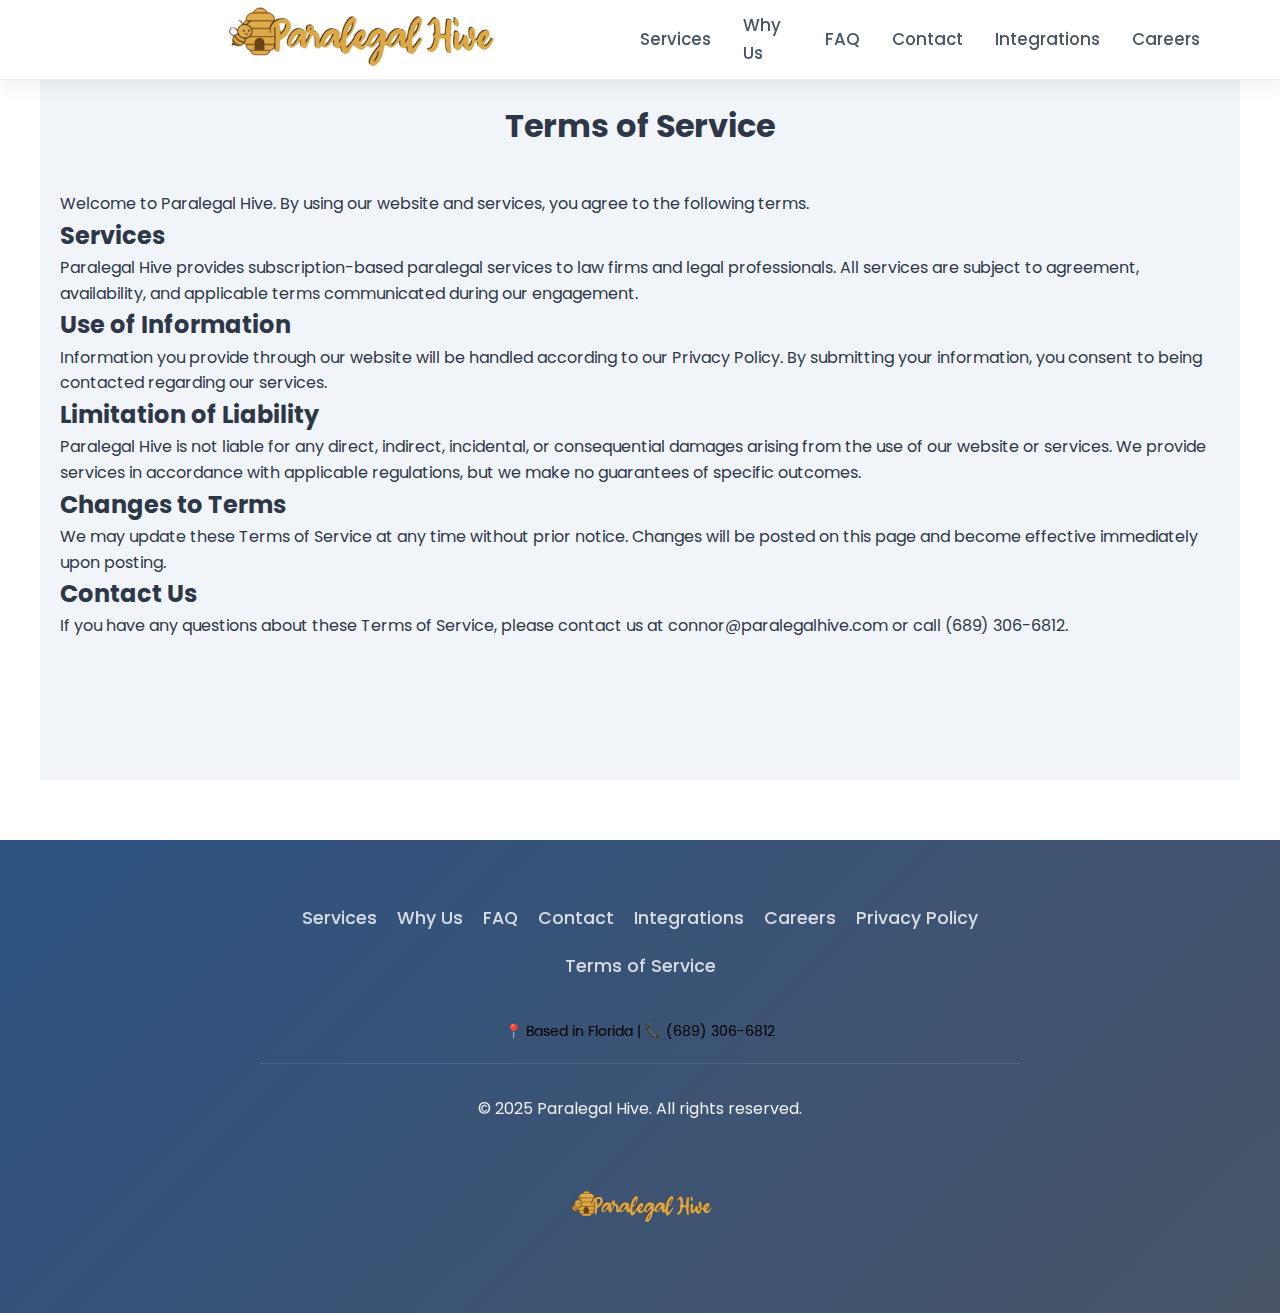
<file: terms-of-service.html>
<!DOCTYPE html>
<html lang="en">
<head>
  <meta charset="UTF-8" />
  <meta name="viewport" content="width=device-width, initial-scale=1.0"/>
  <title>Terms of Service - Paralegal Hive</title>
  <link rel="stylesheet" href="style.css" />
  <link rel="preconnect" href="https://fonts.googleapis.com" />
  <link href="https://fonts.googleapis.com/css2?family=Poppins:wght@400;600;700&family=Roboto+Slab:wght@400;700&display=swap" rel="stylesheet" />
</head>
<body>

  <!-- HEADER -->
  <header class="site-header" id="siteHeader">
    <div class="container">
      <nav class="navbar" aria-label="Main Navigation">
        <div class="logo">
          <a href="index.html">
            <img src="images/long-logo-no-background.svg" alt="Paralegal Hive Logo" class="logo-img">
          </a>
        </div>
        <ul class="nav-menu" id="navMenu">
          <li><a href="virtual-paralegal-services.html">Services</a></li>
          <li><a href="why-us.html">Why Us</a></li>
          <li><a href="faq.html">FAQ</a></li>
          <li><a href="contact.html">Contact</a></li>
          <li><a href="software.html">Integrations</a></li>
          <li><a href="careers.html">Careers</a></li>
        </ul>
        <button class="nav-toggle" id="navToggle" aria-label="Toggle Navigation Menu">☰</button>
      </nav>
    </div>
  </header>

  <!-- MAIN CONTENT -->
  <main class="container contact-page" style="padding: 100px 20px 60px 20px;">
    <h1 style="text-align: center; margin-bottom: 40px;">Terms of Service</h1>

    <p>Welcome to Paralegal Hive. By using our website and services, you agree to the following terms.</p>

    <h2>Services</h2>
    <p>Paralegal Hive provides subscription-based paralegal services to law firms and legal professionals. All services are subject to agreement, availability, and applicable terms communicated during our engagement.</p>

    <h2>Use of Information</h2>
    <p>Information you provide through our website will be handled according to our Privacy Policy. By submitting your information, you consent to being contacted regarding our services.</p>

    <h2>Limitation of Liability</h2>
    <p>Paralegal Hive is not liable for any direct, indirect, incidental, or consequential damages arising from the use of our website or services. We provide services in accordance with applicable regulations, but we make no guarantees of specific outcomes.</p>

    <h2>Changes to Terms</h2>
    <p>We may update these Terms of Service at any time without prior notice. Changes will be posted on this page and become effective immediately upon posting.</p>

    <h2>Contact Us</h2>
    <p>If you have any questions about these Terms of Service, please contact us at <a href="mailto:connor@paralegalhive.com">connor@paralegalhive.com</a> or call (689) 306-6812.</p>
  </main>

  <!-- FOOTER -->
  <footer class="site-footer" style="margin-top: 60px;">
    <div class="footer-content container">
      <ul class="footer-nav" style="display: flex; justify-content: center; gap: 20px; list-style: none; padding: 0;">
        <li><a href="virtual-paralegal-services.html">Services</a></li>
        <li><a href="why-us.html">Why Us</a></li>
        <li><a href="faq.html">FAQ</a></li>
        <li><a href="contact.html">Contact</a></li>
        <li><a href="software.html">Integrations</a></li>
        <li><a href="careers.html">Careers</a></li>
        <li><a href="privacy-policy.html">Privacy Policy</a></li>
        <li><a href="terms-of-service.html">Terms of Service</a></li>
      </ul>

      <div class="footer-contact" style="text-align: center; margin-top: 20px; font-size: 14px; color: #000000;">
        <p>📍 Based in Florida | 📞 (689) 306-6812</p>
      </div>
      

      <div class="footer-bottom" style="margin-top: 20px; text-align: center;">
        <p>&copy; 2025 Paralegal Hive. All rights reserved.</p>
        <a href="index.html">
          <img src="images/long-logo-no-background.svg" alt="Paralegal Hive Logo" class="footer-logo" style="margin-top: 10px; height: 150px;">
        </a>
      </div>
    </div>
  </footer>

  <button id="scrollToTopBtn" aria-label="Scroll to top" style="position: fixed; bottom: 20px; right: 20px; padding: 10px; font-size: 20px;">↑</button>

  <script src="script.js"></script>
</body>
</html>
</file>
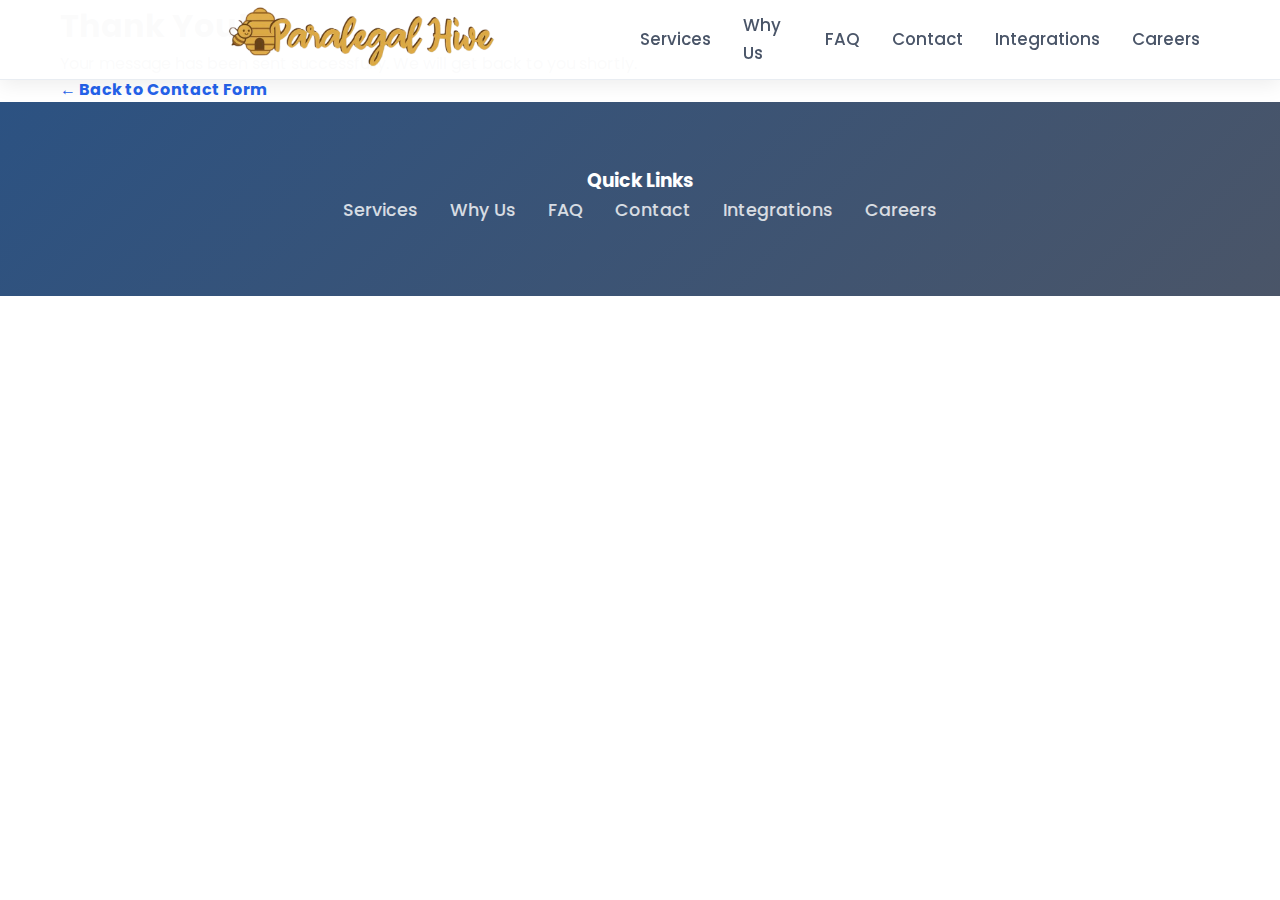
<file: thank-you.html>
<!DOCTYPE html>
<html lang="en">
<head>
  <meta charset="UTF-8">
  <title>Thank You - Paralegal Hive</title>
  <link rel="stylesheet" href="style.css" />
  <link rel="preconnect" href="https://fonts.googleapis.com" />
  <link href="https://fonts.googleapis.com/css2?family=Poppins:wght@400;600;700&family=Roboto+Slab:wght@400;700&display=swap" rel="stylesheet" />
</head>
<body>
  <!-- HEADER -->
  <header class="site-header" id="siteHeader">
    <div class="container">
      <nav class="navbar" aria-label="Main Navigation">
        <div class="logo">
          <!-- Replace "Paralegalhive-logo.jpg" with the correct path/filename -->
          <a href="index.html">
            <img src="images/long-logo-no-background.svg" alt="Paralegal Hive Logo" class="logo-img">
          </a>
        </div>
        <ul class="nav-menu" id="navMenu">
          <li><a href="virtual-paralegal-services.html" aria-label="Virtual Paralegal Services">Services</a></li>
          <li><a href="why-us.html" aria-label="Why Us">Why Us</a></li>
          <li><a href="faq.html" aria-label="FAQ">FAQ</a></li>
          <li><a href="contact.html" aria-label="Contact">Contact</a></li>
          <li><a href="software.html" aria-label="Integrations">Integrations</a></li>
          <li><a href="careers.html" aria-label="Careers">Careers</a></li>
        </ul>
        <button class="nav-toggle" id="navToggle" aria-label="Toggle Navigation Menu">☰</button>
      </nav>
    </div>
  </header>
  <!-- MAIN CONTENT -->
  <main class="thank-you-page container">
    <div class="thank-you-container">
      <h1>Thank You!</h1>
      <p>Your message has been sent successfully. We will get back to you shortly.</p>
      <a href="contact.html" class="back-home" aria-label="Back to Contact Form">← Back to Contact Form</a>
    </div>
  </main>
  
  <!-- FOOTER -->
  <footer class="site-footer">
    <div class="footer-content container">
      <div class="footer-grid">
        <div class="footer-col">
          <h3>Quick Links</h3>
          <ul class="footer-nav">
            <li><a href="virtual-paralegal-services.html">Services</a></li>
            <li><a href="why-us.html">Why Us</a></li>
            <li><a href="faq.html">FAQ</a></li>
            <li><a href="contact.html">Contact</a></li>
            <li><a href="software.html">Integrations</a></li>
            <li><a href="careers.html">Careers</a></li>
          </ul>
        </div>
      </div>
    </div>
  </footer>
  
  <script src="script.js"></script>
</body>
</html>
</file>
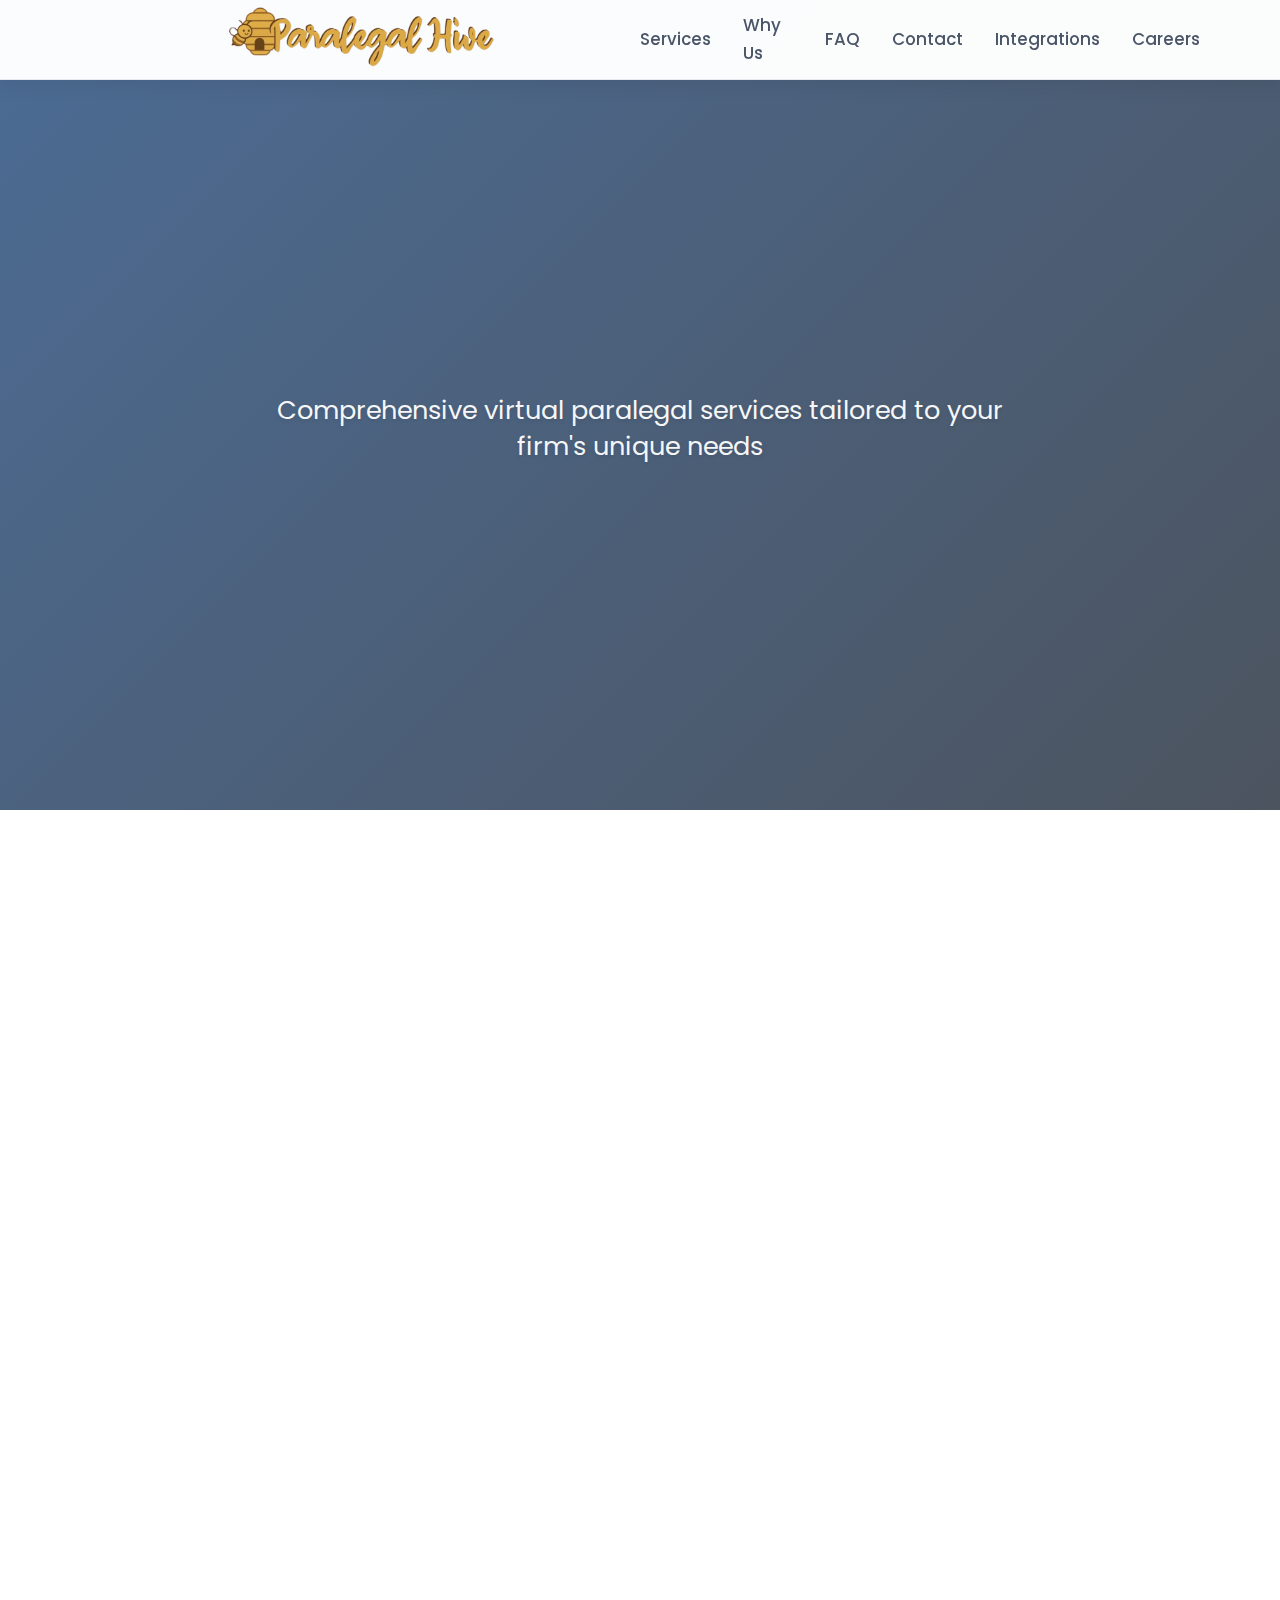
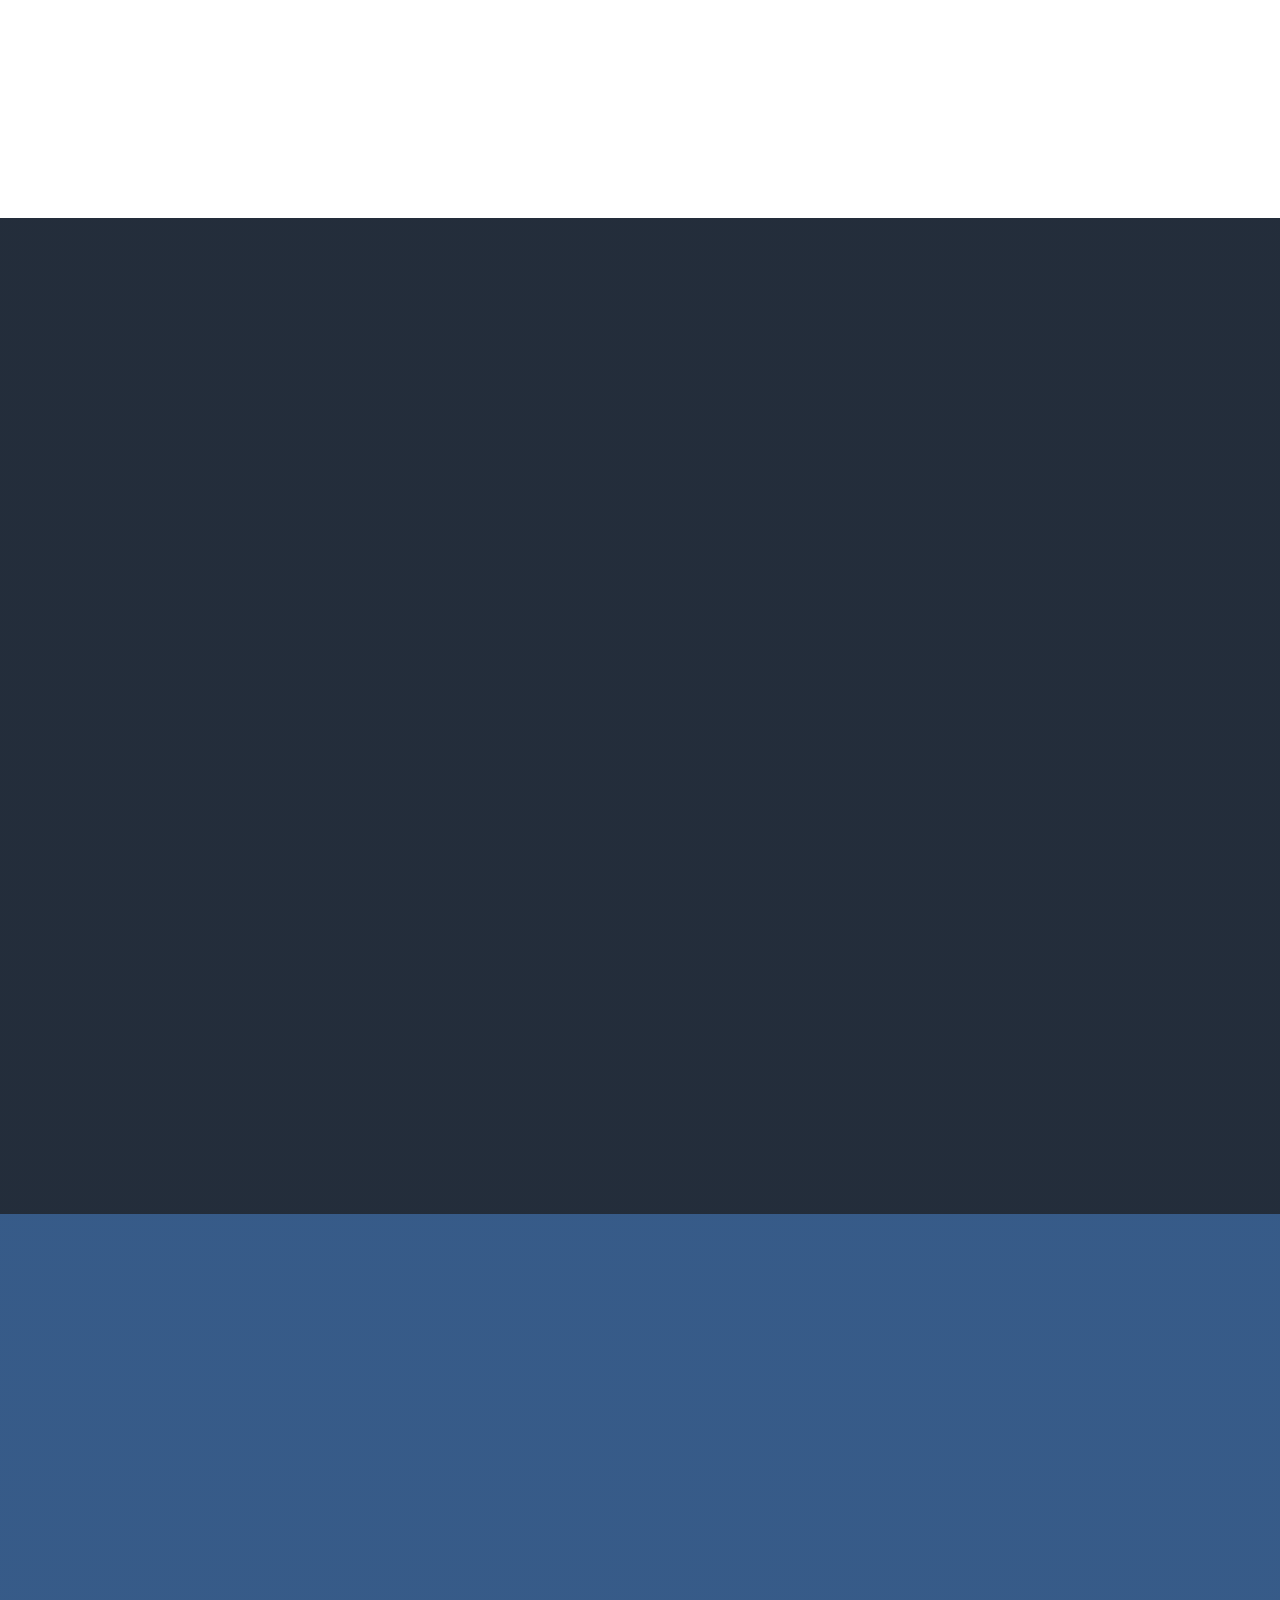
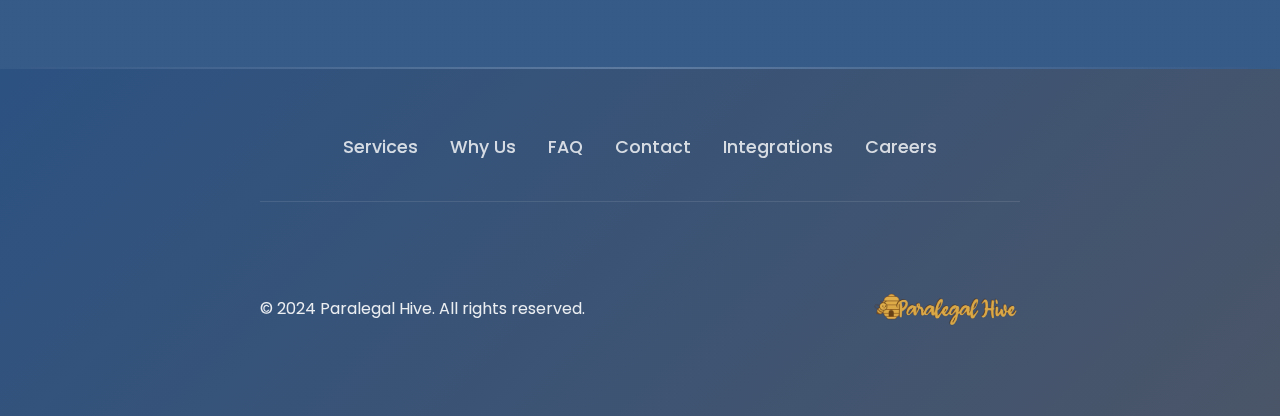
<file: virtual-paralegal-services.html>
<!DOCTYPE html>
<html lang="en">
<head>
  <meta charset="UTF-8" />
  <meta name="viewport" content="width=device-width, initial-scale=1.0"/>
  <title>Virtual Paralegal Services - Paralegal Hive</title>
  <link rel="stylesheet" href="style.css" />
  <link rel="preconnect" href="https://fonts.googleapis.com">
  <link href="https://fonts.googleapis.com/css2?family=Poppins:wght@400;600;700&family=Roboto+Slab:wght@400;700&display=swap" rel="stylesheet">
  <!-- Font Awesome for Icons -->
  <link rel="stylesheet" href="https://cdnjs.cloudflare.com/ajax/libs/font-awesome/6.0.0-beta3/css/all.min.css">
  <!-- AOS Library CSS for scroll animations -->
  <link href="https://unpkg.com/aos@next/dist/aos.css" rel="stylesheet">
</head>
<body>
<!-- HEADER -->
<header class="site-header" id="siteHeader">
  <div class="container">
    <nav class="navbar" aria-label="Main Navigation">
      <div class="logo">
        <!-- Replace "Paralegalhive-logo.jpg" with the correct path/filename -->
        <a href="index.html">
          <img src="images/long-logo-no-background.svg" alt="Paralegal Hive Logo" class="logo-img">
        </a>
      </div>
      <ul class="nav-menu" id="navMenu">
        <li><a href="virtual-paralegal-services.html" aria-label="Virtual Paralegal Services">Services</a></li>
        <li><a href="why-us.html" aria-label="Why Us">Why Us</a></li>
        <li><a href="faq.html" aria-label="FAQ">FAQ</a></li>
        <li><a href="contact.html" aria-label="Contact">Contact</a></li>
        <li><a href="software.html" aria-label="Integrations">Integrations</a></li>
        <li><a href="careers.html" aria-label="Careers">Careers</a></li>
      </ul>
      <button class="nav-toggle" id="navToggle" aria-label="Toggle Navigation Menu">☰</button>
    </nav>
  </div>
</header>
  <!-- HERO SECTION -->
  <section class="hero-main hero-services">
    <div class="hero-content container">
      <div class="hero-text">
        <h2>Transform Your Practice<br>With Expert Support</h2>
        <p class="hero-subtitle">Comprehensive virtual paralegal services tailored to your firm's unique needs</p>
        <div class="hero-cta">
          <a href="contact.html" class="cta-button primary" aria-label="Schedule Consultation">Start Today</a>
          <a href="#services-section" class="cta-button secondary" aria-label="View Services">View Services</a>
        </div>
      </div>
    </div>
  </section>
  
  <!-- SERVICES OVERVIEW -->
  <section id="services-section" class="services-section">
    <div class="container">
      <div class="services-intro" data-aos="fade-up">
        <h2 class="section-title">Comprehensive Legal Support</h2>
        <p class="section-subtitle">Our skilled virtual paralegals provide a full range of services to streamline your operations</p>
      </div>
      
      <div class="services-grid">
        <div class="service-card" data-aos="fade-up" data-aos-delay="100">
          <div class="service-icon">
            <i class="fas fa-file-alt"></i>
          </div>
          <h3>Document Drafting & Management</h3>
          <p>From initial drafts to final revisions, we ensure precision and professionalism in all your legal documents.</p>
          <ul class="service-features">
            <li><i class="fas fa-check"></i> Legal pleadings and motions</li>
            <li><i class="fas fa-check"></i> Contracts and agreements</li>
            <li><i class="fas fa-check"></i> Document review and editing</li>
          </ul>
        </div>
        
        <div class="service-card" data-aos="fade-up" data-aos-delay="200">
          <div class="service-icon">
            <i class="fas fa-search"></i>
          </div>
          <h3>In-Depth Legal Research</h3>
          <p>Gain actionable insights with thorough research and analysis for your cases.</p>
          <ul class="service-features">
            <li><i class="fas fa-check"></i> Case law research</li>
            <li><i class="fas fa-check"></i> Statutory analysis</li>
            <li><i class="fas fa-check"></i> Legal memoranda</li>
          </ul>
        </div>
        
        <div class="service-card" data-aos="fade-up" data-aos-delay="300">
          <div class="service-icon">
            <i class="fas fa-tasks"></i>
          </div>
          <h3>Case Management & Coordination</h3>
          <p>Stay organized with comprehensive case management and client communication support.</p>
          <ul class="service-features">
            <li><i class="fas fa-check"></i> Deadline tracking</li>
            <li><i class="fas fa-check"></i> File organization</li>
            <li><i class="fas fa-check"></i> Client correspondence</li>
          </ul>
        </div>
      </div>
    </div>
  </section>

  <!-- PRICING SECTION -->
  <section class="pricing-section" style="background: linear-gradient(rgba(31, 41, 55, 0.98), rgba(31, 41, 55, 0.98)), url('https://images.unsplash.com/photo-1450101499163-c8848c66ca85?ixlib=rb-1.2.1&auto=format&fit=crop&w=1950&q=80') center/cover fixed;">
    <div class="container">
      <h2 class="section-title light" data-aos="fade-up">Hourly Packages</h2>
      <p class="section-subtitle light" data-aos="fade-up">Purchase prepaid hours to suit your practice needs</p>
      
      <div class="pricing-grid">
        <div class="pricing-card" data-aos="fade-up" data-aos-delay="100">
          <div class="pricing-header">
            <h3>20-Hour Package</h3>
            <div class="price">$900</div>
            <p class="price-subtitle">$45/hour</p>
          </div>
          <div class="pricing-features">
            <ul>
              <li><i class="fas fa-check"></i> Full paralegal support</li>
              <li><i class="fas fa-check"></i> All services included</li>
              <li><i class="fas fa-check"></i> Flexible scheduling</li>
            </ul>
          </div>
          <a href="contact.html" class="pricing-cta">Get Started</a>
        </div>
        
        <div class="pricing-card featured" data-aos="fade-up" data-aos-delay="200">
          <div class="pricing-header">
            <div class="featured-tag">Recommended</div>
            <h3>40-Hour Package</h3>
            <div class="price">$1,700</div>
            <p class="price-subtitle">$42.50/hour</p>
          </div>
          <div class="pricing-features">
            <ul>
              <li><i class="fas fa-check"></i> Full paralegal support</li>
              <li><i class="fas fa-check"></i> All services included</li>
              <li><i class="fas fa-check"></i> Flexible scheduling</li>
            </ul>
          </div>
          <a href="contact.html" class="pricing-cta featured">Get Started</a>
        </div>
        
        <div class="pricing-card" data-aos="fade-up" data-aos-delay="300">
          <div class="pricing-header">
            <h3>60-Hour Package</h3>
            <div class="price">$2,400</div>
            <p class="price-subtitle">$40/hour</p>
          </div>
          <div class="pricing-features">
            <ul>
              <li><i class="fas fa-check"></i> Full paralegal support</li>
              <li><i class="fas fa-check"></i> All services included</li>
              <li><i class="fas fa-check"></i> Flexible scheduling</li>
            </ul>
          </div>
          <a href="contact.html" class="pricing-cta">Get Started</a>
        </div>
      </div>
    </div>
  </section>

  <!-- CALL TO ACTION -->
  <section class="cta-section" style="background: linear-gradient(rgba(44, 82, 130, 0.95), rgba(44, 82, 130, 0.95)), url('https://images.unsplash.com/photo-1450101499163-c8848c66ca85?ixlib=rb-1.2.1&auto=format&fit=crop&w=1950&q=80') center/cover fixed;">
    <div class="container">
      <div class="cta-content" data-aos="fade-up">
        <h2>Ready to Transform Your Legal Practice?</h2>
        <p>Schedule a consultation today and discover how we can help streamline your workflow.</p>
        <a href="contact.html" class="cta-button pulse">Schedule a Consultation</a>
      </div>
    </div>
  </section>

  <!-- FOOTER -->
  <footer class="site-footer">
    <div class="footer-content container">
      <ul class="footer-nav">
        <li><a href="virtual-paralegal-services.html">Services</a></li>
        <li><a href="why-us.html">Why Us</a></li>
        <li><a href="faq.html">FAQ</a></li>
        <li><a href="contact.html">Contact</a></li>
        <li><a href="software.html">Integrations</a></li>
        <li><a href="careers.html">Careers</a></li>
      </ul>
      <div class="footer-bottom">
        <div class="d-flex" style="display: flex; justify-content: space-between; align-items: center;">
          <p class="mb-0">&copy; 2024 Paralegal Hive. All rights reserved.</p>
          <a href="index.html">
            <img src="images/long-logo-no-background.svg" alt="Paralegal Hive Logo" class="footer-logo">
          </a>
        </div>
      </div>
    </div>
  </footer>

  <button id="scrollToTopBtn" aria-label="Scroll to top">↑</button>

  <!-- AOS Library JS -->
  <script src="https://unpkg.com/aos@next/dist/aos.js"></script>
  <script>
    AOS.init({
      duration: 800,
      once: true,
      offset: 100
    });
  </script>
  <script src="script.js"></script>
</body>
</html>
</file>
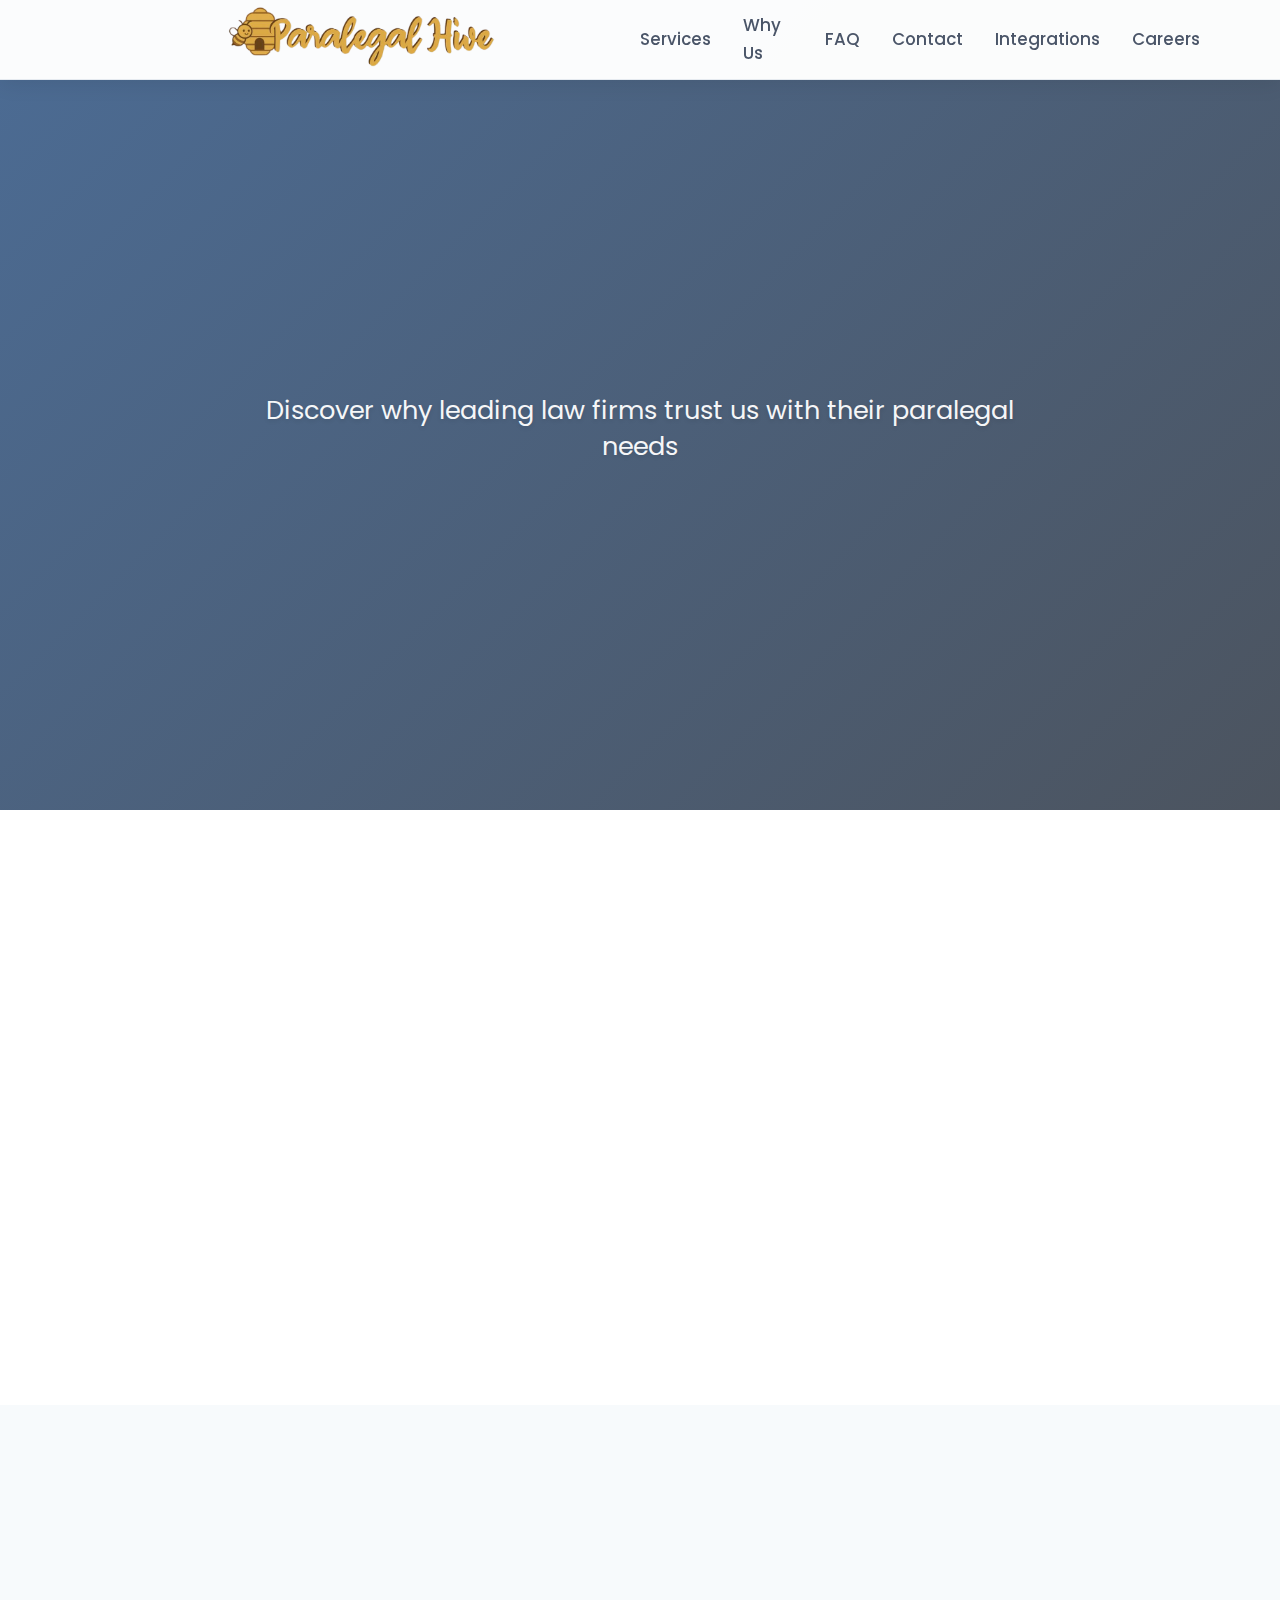
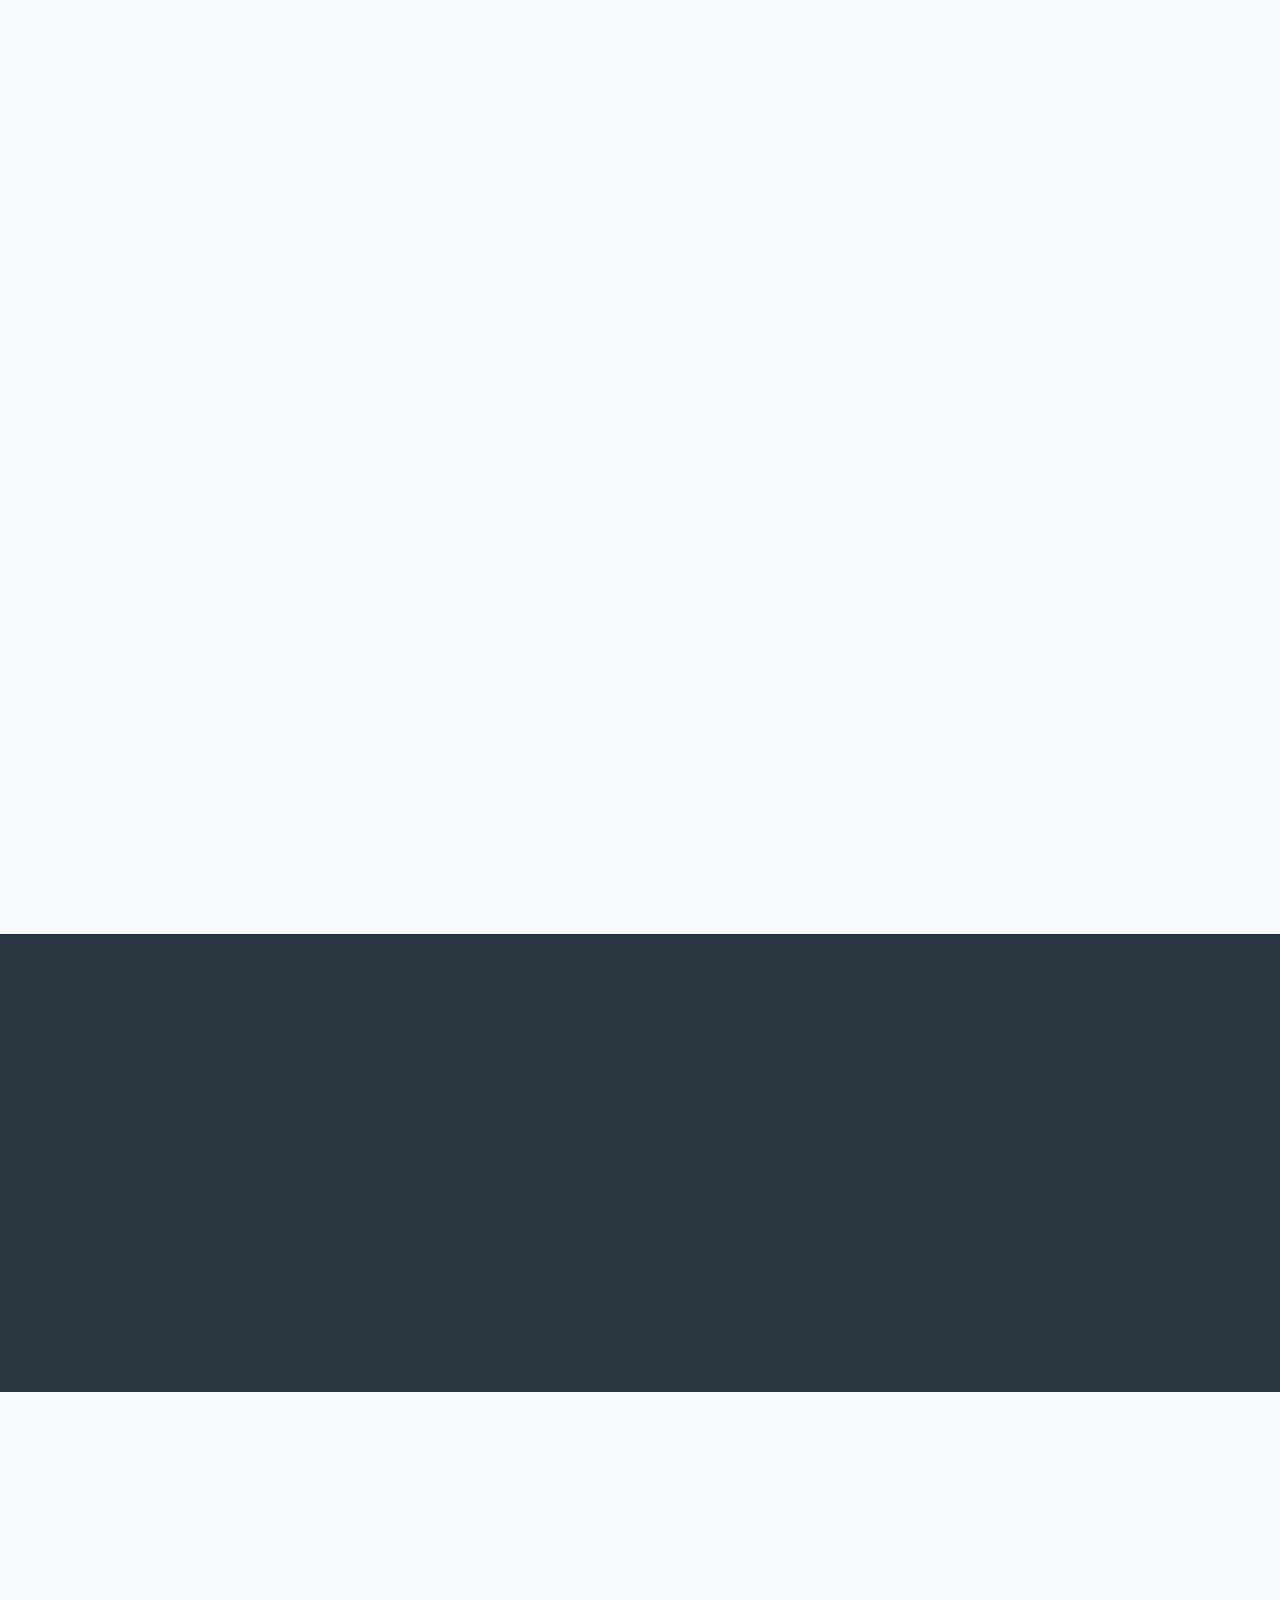
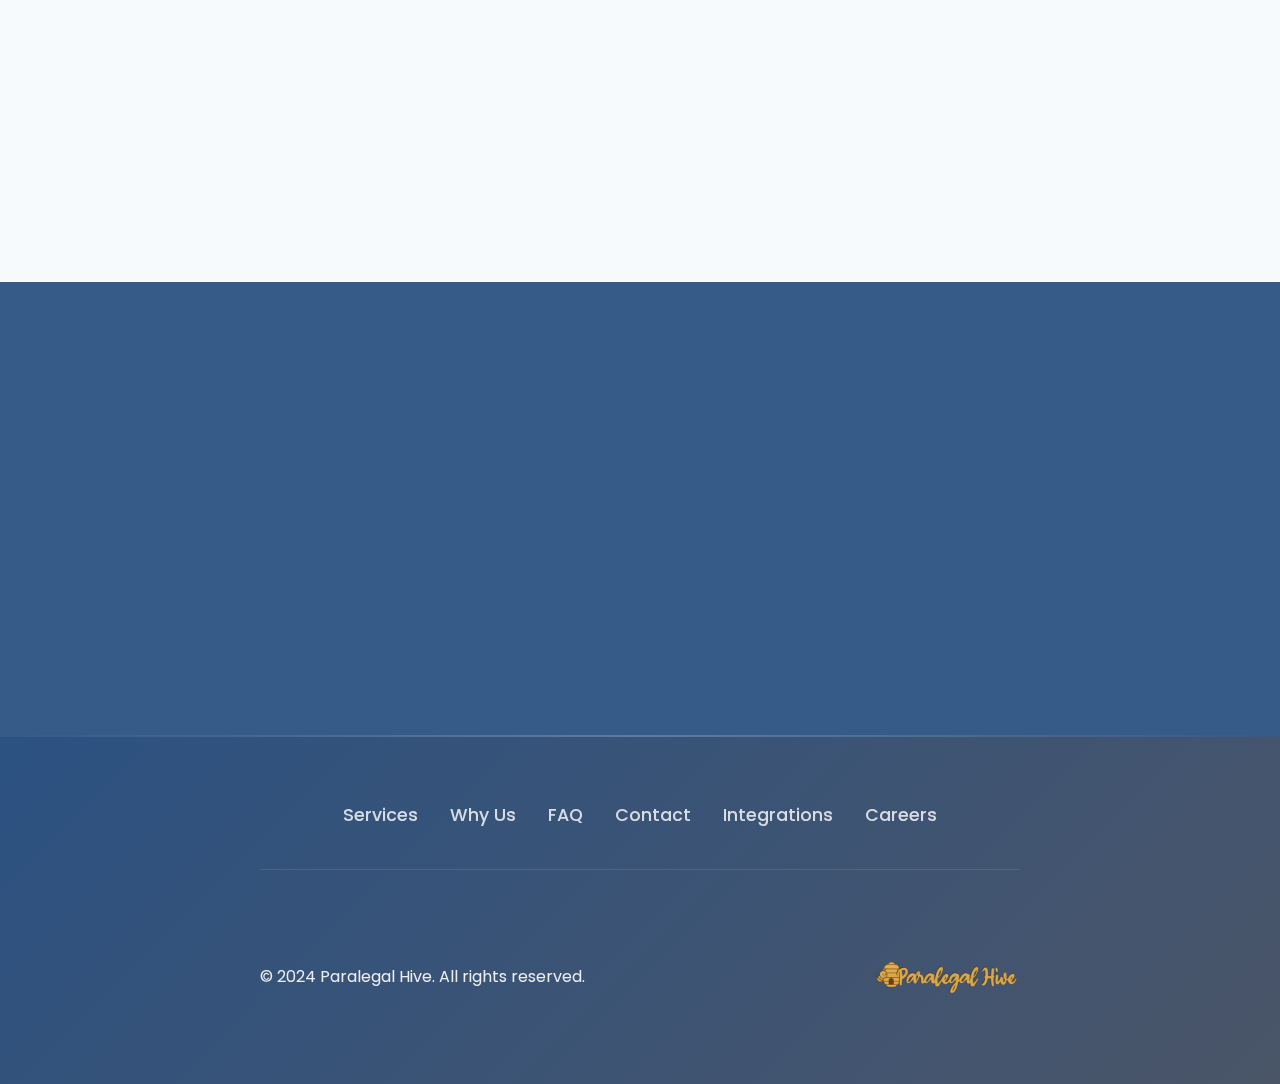
<file: why-us.html>
<!DOCTYPE html>
<html lang="en">

<head>
  <meta charset="UTF-8" />
  <meta name="viewport" content="width=device-width, initial-scale=1.0" />
  <title>Why Choose Paralegal Hive?</title>
  <link rel="stylesheet" href="style.css" />
  <link rel="preconnect" href="https://fonts.googleapis.com" />
  <link
    href="https://fonts.googleapis.com/css2?family=Poppins:wght@400;600;700&family=Roboto+Slab:wght@400;700&display=swap"
    rel="stylesheet" />
  <!-- FontAwesome for icons -->
  <link rel="stylesheet" href="https://cdnjs.cloudflare.com/ajax/libs/font-awesome/6.0.0/css/all.min.css" />
  <!-- AOS Library for scroll animations -->
  <link href="https://unpkg.com/aos@2.3.1/dist/aos.css" rel="stylesheet">
</head>

<body class="why-us-bg">
  <!-- HEADER -->
  <header class="site-header" id="siteHeader">
    <div class="container">
      <nav class="navbar" aria-label="Main Navigation">
        <div class="logo">
          <!-- Replace "Paralegalhive-logo.jpg" with the correct path/filename -->
          <a href="index.html">
            <img src="images/long-logo-no-background.svg" alt="Paralegal Hive Logo" class="logo-img">
          </a>
        </div>
        <ul class="nav-menu" id="navMenu">
          <li><a href="virtual-paralegal-services.html" aria-label="Virtual Paralegal Services">Services</a></li>
          <li><a href="why-us.html" aria-label="Why Us">Why Us</a></li>
          <li><a href="faq.html" aria-label="FAQ">FAQ</a></li>
          <li><a href="contact.html" aria-label="Contact">Contact</a></li>
          <li><a href="software.html" aria-label="Integrations">Integrations</a></li>
          <li><a href="careers.html" aria-label="Careers">Careers</a></li>
        </ul>
        <button class="nav-toggle" id="navToggle" aria-label="Toggle Navigation Menu">☰</button>
      </nav>
    </div>
  </header>

  <!-- HERO SECTION -->
  <section class="hero-main hero-why-us">
    <div class="hero-content container">
      <div class="hero-text">
        <h2>Excellence in Virtual<br>Paralegal Support</h2>
        <p class="hero-subtitle">Discover why leading law firms trust us with their paralegal needs</p>
        <div class="hero-cta">
          <a href="contact.html" class="cta-button primary" aria-label="Schedule Consultation">Partner With Us</a>
          <a href="#benefits-section" class="cta-button secondary" aria-label="Learn More">See Benefits</a>
        </div>
      </div>
    </div>
  </section>

  <!-- MAIN CONTENT -->
  <main id="benefits-section" class="why-us-wrapper">
    <!-- Key Benefits -->
    <section class="benefits-section">
      <div class="container">
        <h2 class="section-title" data-aos="fade-up">Key Benefits</h2>
        <div class="benefits-grid">
          <div class="benefit-card" data-aos="fade-up" data-aos-delay="100">
            <div class="benefit-icon">
              <i class="fas fa-hand-holding-usd"></i>
            </div>
            <h3>Cost Efficiency</h3>
            <p>Reduce overhead by outsourcing paralegal tasks without sacrificing quality.</p>
          </div>
          <div class="benefit-card" data-aos="fade-up" data-aos-delay="200">
            <div class="benefit-icon">
              <i class="fas fa-balance-scale"></i>
            </div>
            <h3>Expert Support</h3>
            <p>Access experienced paralegals specialized in various legal domains.</p>
          </div>
          <div class="benefit-card" data-aos="fade-up" data-aos-delay="300">
            <div class="benefit-icon">
              <i class="fas fa-stopwatch"></i>
            </div>
            <h3>Quick Turnaround</h3>
            <p>Meet tight deadlines with our streamlined processes and rapid service delivery.</p>
          </div>
        </div>
      </div>
    </section>

    <!-- How We Integrate -->
    <section class="integration-section">
      <div class="container">
        <h2 class="section-title" data-aos="fade-up">How We Integrate With Your Firm</h2>
        <p class="section-subtitle" data-aos="fade-up">Our virtual paralegals seamlessly integrate with your firm,
          regardless of size or practice area.</p>

        <div class="integration-process">
          <div class="integration-step" data-aos="fade-up" data-aos-delay="100">
            <div class="step-number">1</div>
            <i class="fas fa-handshake"></i>
            <h3>Initial Consultation</h3>
            <p>We start with a thorough consultation to understand your firm's unique needs, workflows, and
              expectations.</p>
          </div>

          <div class="integration-step" data-aos="fade-up" data-aos-delay="200">
            <div class="step-number">2</div>
            <i class="fas fa-cogs"></i>
            <h3>System Setup</h3>
            <p>We configure access to your preferred tools and establish secure communication channels.</p>
          </div>

          <div class="integration-step" data-aos="fade-up" data-aos-delay="300">
            <div class="step-number">3</div>
            <i class="fas fa-users"></i>
            <h3>Team Integration</h3>
            <p>Your dedicated paralegal becomes a seamless extension of your team, following your processes.</p>
          </div>

          <div class="integration-step" data-aos="fade-up" data-aos-delay="400">
            <div class="step-number">4</div>
            <i class="fas fa-chart-line"></i>
            <h3>Ongoing Support</h3>
            <p>Regular check-ins and updates ensure we stay aligned with your priorities and goals.</p>
          </div>
        </div>
      </div>
    </section>

    <!-- Extra Support Section -->
    <section class="extra-support-section"
      style="background: linear-gradient(rgba(31, 41, 55, 0.95), rgba(31, 41, 55, 0.95)), url('https://images.unsplash.com/photo-1454165804606-c3d57bc86b40?ixlib=rb-1.2.1&auto=format&fit=crop&w=1950&q=80') center/cover fixed;">
      <div class="container">
        <div class="support-content" data-aos="fade-up">
          <h2>Extra Support for Established Firms</h2>
          <p class="highlight-text">When your firm needs an extra virtual paralegal.</p>
          <p>Even established law firms can benefit from an extra virtual paralegal to handle overflow work or special
            projects—without the overhead of a full-time hire.</p>
          <a href="contact.html" class="cta-button secondary">Learn More</a>
        </div>
      </div>
    </section>

    <!-- FAQ Section -->
    <section class="faq-section">
      <div class="container">
        <h2 class="section-title" data-aos="fade-up">Frequently Asked Questions</h2>

        <div class="faq-grid">
          <div class="faq-item" data-aos="fade-up" data-aos-delay="100">
            <button class="faq-question">
              <span>What types of law firms do you work with?</span>
              <i class="fas fa-plus"></i>
            </button>
            <div class="faq-answer">
              <p>We work with solo practitioners, new firms, and established law firms across various legal domains.</p>
            </div>
          </div>

          <div class="faq-item" data-aos="fade-up" data-aos-delay="200">
            <button class="faq-question">
              <span>How do you ensure confidentiality?</span>
              <i class="fas fa-plus"></i>
            </button>
            <div class="faq-answer">
              <p>We follow strict confidentiality protocols and use secure systems to protect your data.</p>
            </div>
          </div>
        </div>
      </div>
    </section>

    <!-- Call to Action -->
    <section class="cta-section"
      style="background: linear-gradient(rgba(44, 82, 130, 0.95), rgba(44, 82, 130, 0.95)), url('https://images.unsplash.com/photo-1450101499163-c8848c66ca85?ixlib=rb-1.2.1&auto=format&fit=crop&w=1950&q=80') center/cover fixed;">
      <div class="container">
        <div class="cta-content" data-aos="fade-up">
          <h2>Ready to Transform Your Legal Practice?</h2>
          <p>Schedule a consultation today and discover how we can help streamline your workflow.</p>
          <a href="contact.html" class="cta-button pulse">Schedule a Consultation</a>
        </div>
      </div>
    </section>
  </main>

  <!-- FOOTER -->
  <footer class="site-footer">
    <div class="footer-content container">
      <ul class="footer-nav">
        <li><a href="virtual-paralegal-services.html">Services</a></li>
        <li><a href="why-us.html">Why Us</a></li>
        <li><a href="faq.html">FAQ</a></li>
        <li><a href="contact.html">Contact</a></li>
        <li><a href="software.html">Integrations</a></li>
        <li><a href="careers.html">Careers</a></li>
      </ul>
      <div class="footer-bottom">
        <div class="d-flex" style="display: flex; justify-content: space-between; align-items: center;">
          <p class="mb-0">&copy; 2024 Paralegal Hive. All rights reserved.</p>
          <a href="index.html">
            <img src="images/long-logo-no-background.svg" alt="Paralegal Hive Logo" class="footer-logo">
          </a>
        </div>
      </div>
    </div>
  </footer>

  <button id="scrollToTopBtn" aria-label="Scroll to top">↑</button>

  <!-- AOS Library -->
  <script src="https://unpkg.com/aos@2.3.1/dist/aos.js"></script>
  <script>
    AOS.init({
      duration: 800,
      once: true,
      offset: 100
    });
  </script>
  <script src="script.js"></script>
</body>

</html>
</file>
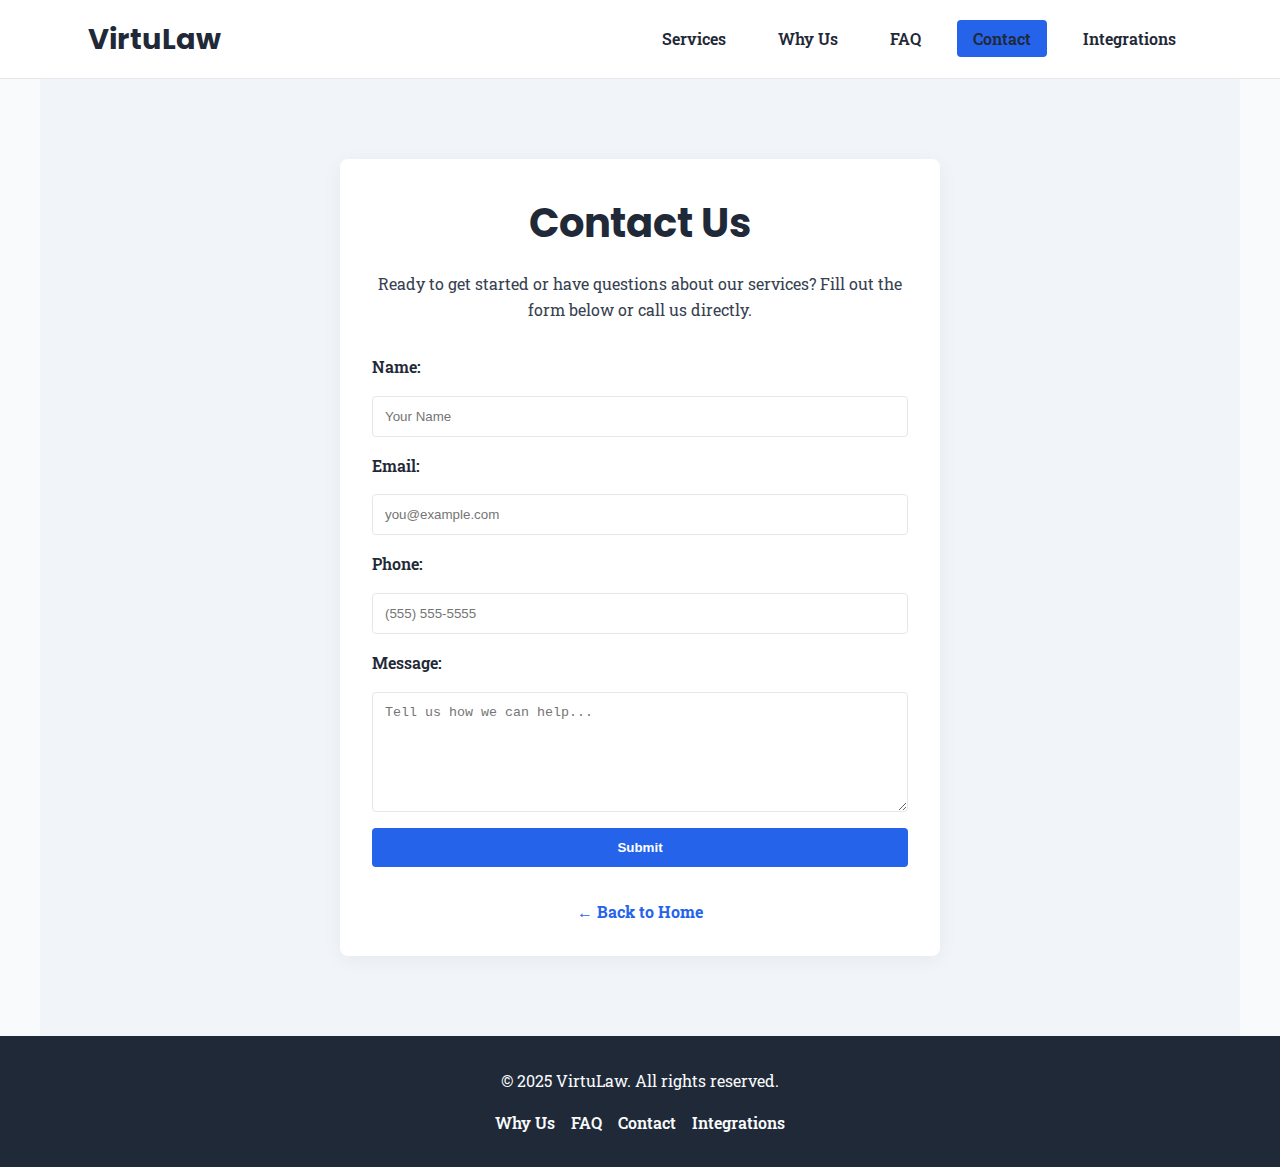
<file: virtulaw/contact.html>
<!DOCTYPE html>
<html lang="en">
<head>
  <meta charset="UTF-8" />
  <meta name="viewport" content="width=device-width, initial-scale=1.0"/>
  <title>Contact | VirtuLaw</title>
  <link rel="stylesheet" href="style.css" />
  <link rel="preconnect" href="https://fonts.googleapis.com" />
  <link href="https://fonts.googleapis.com/css2?family=Poppins:wght@400;600;700&family=Roboto+Slab:wght@400;700&display=swap" rel="stylesheet" />
</head>
<body>
  <!-- HEADER -->
  <header class="site-header" id="siteHeader">
    <div class="container">
      <nav class="navbar" aria-label="Main Navigation">
        <div class="logo">
          <h1><a href="index.html">VirtuLaw</a></h1>
        </div>
        <ul class="nav-menu" id="navMenu">
          <li><a href="virtual-paralegal-services.html" aria-label="Virtual Paralegal Services">Services</a></li>
          <li><a href="why-us.html" aria-label="Why Us">Why Us</a></li>
          <li><a href="faq.html" aria-label="FAQ">FAQ</a></li>
          <li><a href="contact.html" aria-label="Contact" class="active-link">Contact</a></li>
          <li><a href="software.html" aria-label="Integrations">Integrations</a></li>
        </ul>
        <button class="nav-toggle" id="navToggle" aria-label="Toggle Navigation Menu">☰</button>
      </nav>
    </div>
  </header>
  
  <!-- MAIN CONTENT -->
  <main class="contact-page container">
    <div class="contact-container">
      <h1>Contact Us</h1>
      <p>Ready to get started or have questions about our services? Fill out the form below or call us directly.</p>
      <form class="contact-form">
        <label for="name">Name:</label>
        <input type="text" id="name" name="name" placeholder="Your Name" required>
        
        <label for="email">Email:</label>
        <input type="email" id="email" name="email" placeholder="you@example.com" required>
        
        <label for="phone">Phone:</label>
        <input type="tel" id="phone" name="phone" placeholder="(555) 555-5555" required>
        
        <label for="message">Message:</label>
        <textarea id="message" name="message" placeholder="Tell us how we can help..." required></textarea>
        
        <button type="submit">Submit</button>
      </form>
      <div class="back-home-container">
        <a href="index.html" class="back-home" aria-label="Back to Home">← Back to Home</a>
      </div>
    </div>
  </main>
  
  <!-- FOOTER -->
  <footer class="site-footer">
    <div class="footer-content container">
      <p>&copy; 2025 VirtuLaw. All rights reserved.</p>
      <ul class="footer-nav">
        <li><a href="why-us.html">Why Us</a></li>
        <li><a href="faq.html">FAQ</a></li>
        <li><a href="contact.html">Contact</a></li>
        <li><a href="software.html">Integrations</a></li>
      </ul>
    </div>
  </footer>
  
  <script src="script.js"></script>
</body>
</html>
</file>
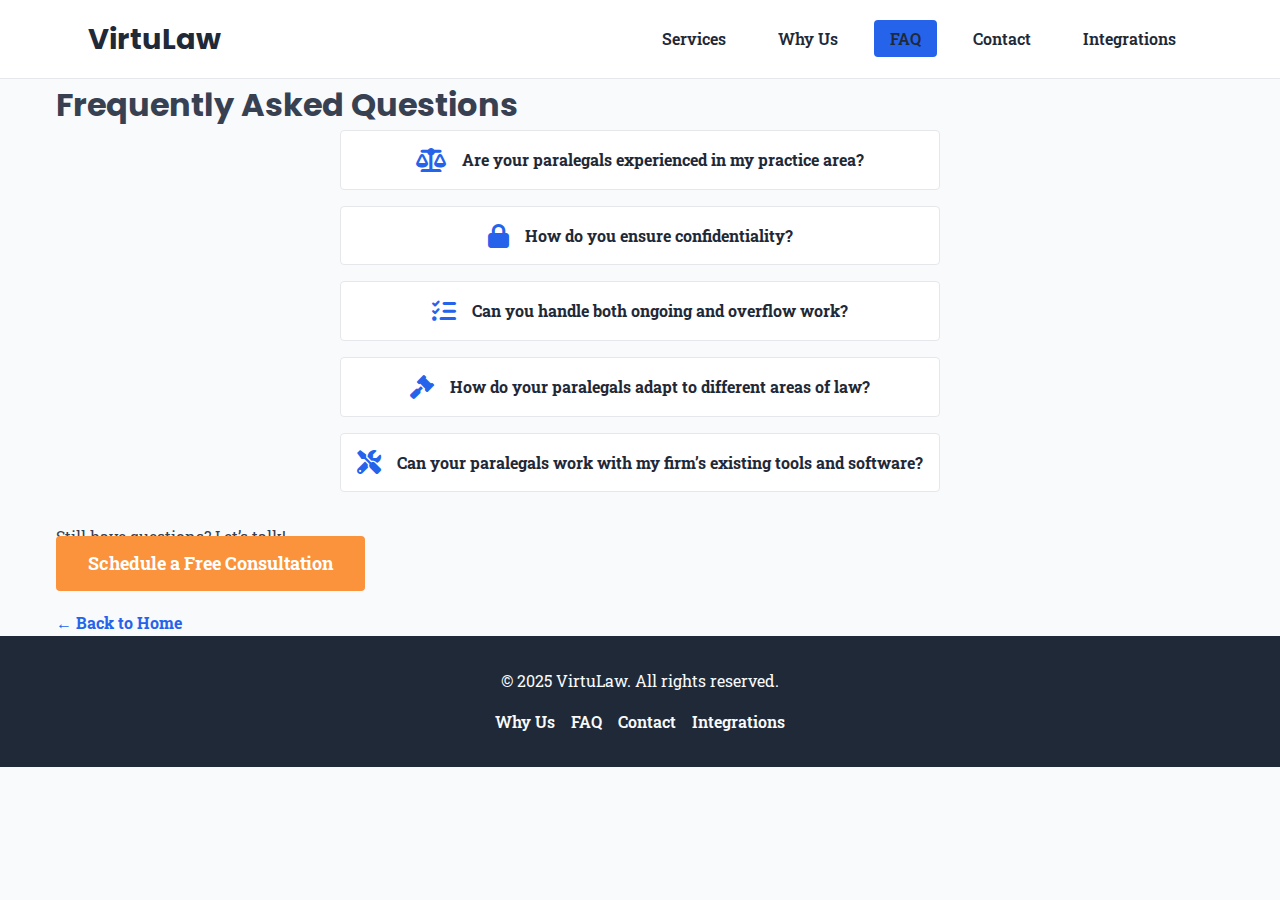
<file: virtulaw/faq.html>
<!DOCTYPE html>
<html lang="en">
<head>
  <meta charset="UTF-8" />
  <meta name="viewport" content="width=device-width, initial-scale=1.0"/>
  <title>FAQ | VirtuLaw</title>
  <link rel="stylesheet" href="style.css" />
  <link rel="preconnect" href="https://fonts.googleapis.com" />
  <link href="https://fonts.googleapis.com/css2?family=Poppins:wght@400;600;700&family=Roboto+Slab:wght@400;700&display=swap" rel="stylesheet" />
  <!-- FontAwesome for icons -->
  <link rel="stylesheet" href="https://cdnjs.cloudflare.com/ajax/libs/font-awesome/6.0.0/css/all.min.css" />
</head>
<body>
  <!-- HEADER -->
  <header class="site-header" id="siteHeader">
    <div class="container">
      <nav class="navbar" aria-label="Main Navigation">
        <div class="logo">
          <h1><a href="index.html">VirtuLaw</a></h1>
        </div>
        <ul class="nav-menu" id="navMenu">
          <li><a href="virtual-paralegal-services.html" aria-label="Virtual Paralegal Services">Services</a></li>
          <li><a href="why-us.html" aria-label="Why Us">Why Us</a></li>
          <li><a href="faq.html" aria-label="FAQ" class="active-link">FAQ</a></li>
          <li><a href="contact.html" aria-label="Contact">Contact</a></li>
          <li><a href="software.html" aria-label="Integrations">Integrations</a></li>
        </ul>
        <button class="nav-toggle" id="navToggle" aria-label="Toggle Navigation Menu">☰</button>
      </nav>
    </div>
  </header>
  
  <!-- MAIN CONTENT -->
  <main class="container service-page">
    <h1>Frequently Asked Questions</h1>
    <div class="faq-accordion">
      <div class="faq-item">
        <div class="faq-question">
          <i class="fas fa-balance-scale faq-toggle-icon"></i>
          <p>Are your paralegals experienced in my practice area?</p>
        </div>
        <div class="faq-answer">
          <p>Yes – our team comes from diverse legal backgrounds to ensure expertise across various fields.</p>
        </div>
      </div>
      <div class="faq-item">
        <div class="faq-question">
          <i class="fas fa-lock faq-toggle-icon"></i>
          <p>How do you ensure confidentiality?</p>
        </div>
        <div class="faq-answer">
          <p>We use secure, encrypted channels and follow strict data protection protocols to protect your data.</p>
        </div>
      </div>
      <div class="faq-item">
        <div class="faq-question">
          <i class="fas fa-tasks faq-toggle-icon"></i>
          <p>Can you handle both ongoing and overflow work?</p>
        </div>
        <div class="faq-answer">
          <p>Absolutely. Whether you need consistent monthly support or help during peak periods, we’re here to assist.</p>
        </div>
      </div>
      <div class="faq-item">
        <div class="faq-question">
          <i class="fas fa-gavel faq-toggle-icon"></i>
          <p>How do your paralegals adapt to different areas of law?</p>
        </div>
        <div class="faq-answer">
          <p>Our paralegals are trained to work across a wide range of legal fields and tailor their support to your specific needs.</p>
        </div>
      </div>
      <div class="faq-item">
        <div class="faq-question">
          <i class="fas fa-tools faq-toggle-icon"></i>
          <p>Can your paralegals work with my firm’s existing tools and software?</p>
        </div>
        <div class="faq-answer">
          <p>Absolutely. Our team is proficient in a variety of legal software, ensuring seamless integration with your systems.</p>
        </div>
      </div>
    </div>
    <div class="centered-text" style="margin-top: 2rem;">
      <p>Still have questions? Let’s talk!</p>
      <a href="contact.html" class="cta-button" aria-label="Schedule a Consultation">Schedule a Free Consultation</a>
    </div>
    <div class="centered-text" style="margin-top: 2rem;">
      <a href="index.html" class="back-home" aria-label="Back to Home">← Back to Home</a>
    </div>
  </main>
  
  <!-- FOOTER -->
  <footer class="site-footer">
    <div class="footer-content container">
      <p>&copy; 2025 VirtuLaw. All rights reserved.</p>
      <ul class="footer-nav">
        <li><a href="why-us.html">Why Us</a></li>
        <li><a href="faq.html">FAQ</a></li>
        <li><a href="contact.html">Contact</a></li>
        <li><a href="software.html">Integrations</a></li>
      </ul>
    </div>
  </footer>
  
  <script src="script.js"></script>
</body>
</html>
</file>
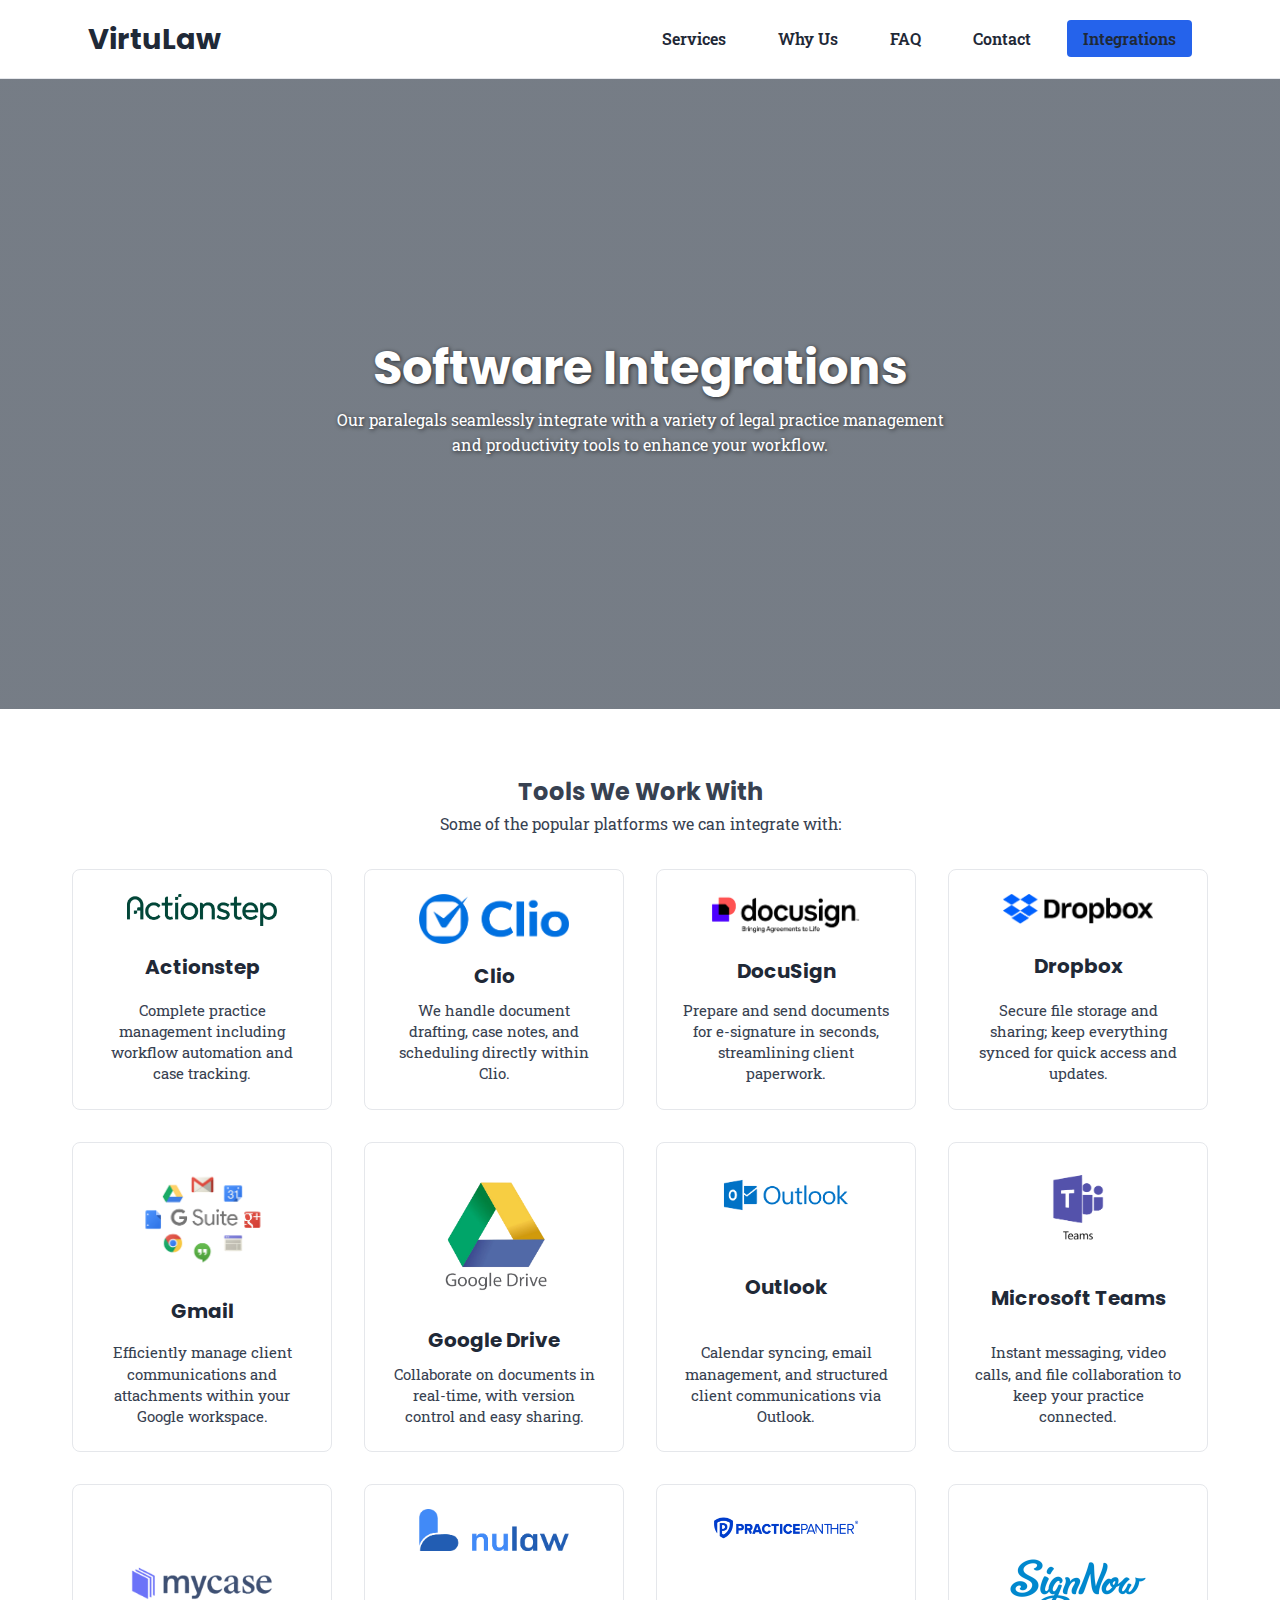
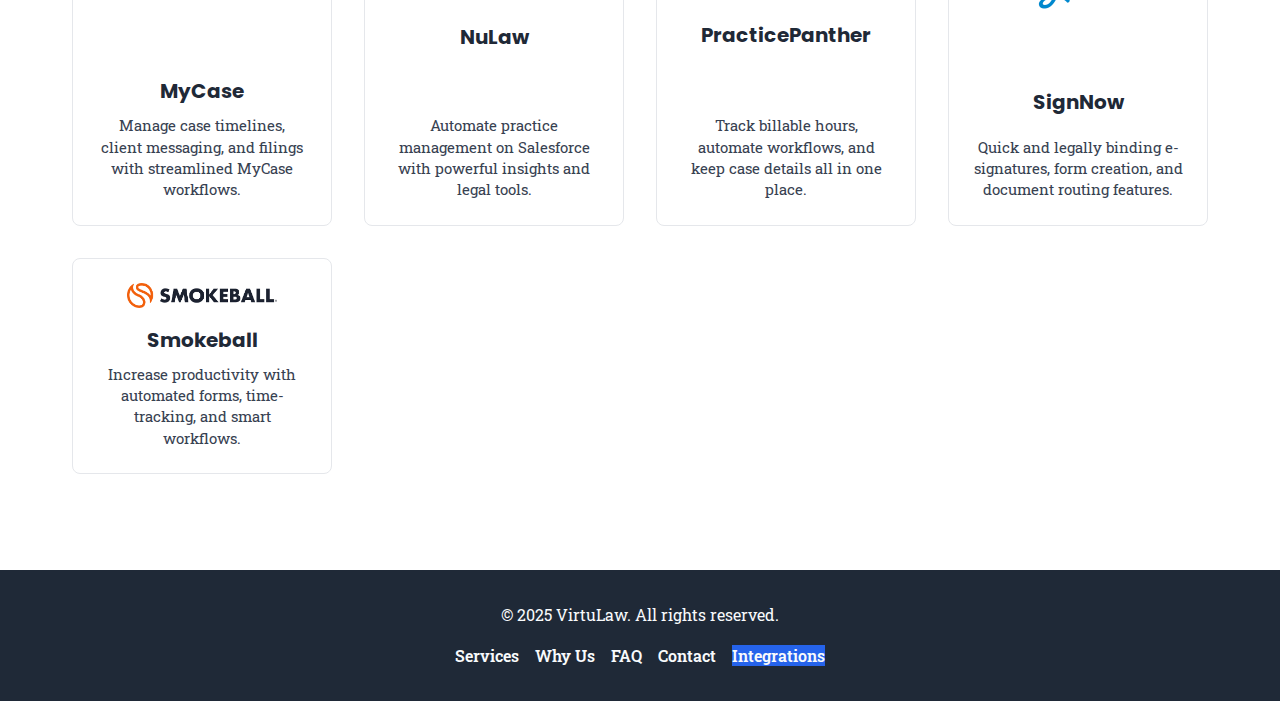
<file: virtulaw/software.html>
<!DOCTYPE html>
<html lang="en">
<head>
  <meta charset="UTF-8" />
  <meta name="viewport" content="width=device-width, initial-scale=1.0"/>
  <title>VirtuLaw – Software Integrations</title>
  <link rel="stylesheet" href="style.css" />
  <link rel="preconnect" href="https://fonts.googleapis.com" />
  <link href="https://fonts.googleapis.com/css2?family=Poppins:wght@400;600;700&family=Roboto+Slab:wght@400;700&display=swap" rel="stylesheet" />
</head>
<body>
  <!-- HEADER -->
  <header class="site-header" id="siteHeader">
    <div class="container">
      <nav class="navbar" aria-label="Main Navigation">
        <div class="logo">
          <h1><a href="index.html">VirtuLaw</a></h1>
        </div>
        <ul class="nav-menu" id="navMenu">
          <li><a href="virtual-paralegal-services.html" aria-label="Virtual Paralegal Services">Services</a></li>
          <li><a href="why-us.html" aria-label="Why Us">Why Us</a></li>
          <li><a href="faq.html" aria-label="FAQ">FAQ</a></li>
          <li><a href="contact.html" aria-label="Contact">Contact</a></li>
          <li><a href="software.html" class="active-link" aria-label="Software Integrations">Integrations</a></li>
        </ul>
        <button class="nav-toggle" id="navToggle" aria-label="Toggle Navigation Menu">☰</button>
      </nav>
    </div>
  </header>

  <!-- MAIN CONTENT: Software Integrations -->
  <main>
    <section class="software-hero reveal" style="background: linear-gradient(
             rgba(31, 41, 55, 0.6),
             rgba(31, 41, 55, 0.6)
           ),
           url('https://images.unsplash.com/photo-1519389950473-47ba0277781c?ixlib=rb-4.0.3&auto=format&fit=crop&w=1640&q=80') center/cover no-repeat;">
      <div class="software-hero-overlay">
        <div class="software-hero-content">
          <h2 style="font-size: 3rem;">Software Integrations</h2>
          <p>
            Our paralegals seamlessly integrate with a variety of legal practice management and productivity tools to enhance your workflow.
          </p>
        </div>
      </div>
    </section>

    <section class="software-list reveal">
      <div class="section-title container">
        <h2>Tools We Work With</h2>
        <p>Some of the popular platforms we can integrate with:</p>
      </div>
      <div class="software-grid container">
        <div class="software-item">
          <a href="https://www.actionstep.com" target="_blank" rel="noopener noreferrer">
            <img src="images/Actionstep-Logo-RGB.png" alt="Actionstep Logo" class="software-logo" />
          </a>
          <h3>Actionstep</h3>
          <p>Complete practice management including workflow automation and case tracking.</p>
        </div>
        <div class="software-item">
          <a href="https://www.clio.com" target="_blank" rel="noopener noreferrer">
            <img src="images/Logo_Clio Logo Blue.png" alt="Clio Logo" class="software-logo" />
          </a>
          <h3>Clio</h3>
          <p>We handle document drafting, case notes, and scheduling directly within Clio.</p>
        </div>
        <div class="software-item">
          <a href="https://www.docusign.com" target="_blank" rel="noopener noreferrer">
            <img src="images/Bringing-Agreements-Tagline-Logo.png" alt="DocuSign Logo" class="software-logo" />
          </a>
          <h3>DocuSign</h3>
          <p>Prepare and send documents for e-signature in seconds, streamlining client paperwork.</p>
        </div>
        <div class="software-item">
          <a href="https://www.dropbox.com" target="_blank" rel="noopener noreferrer">
            <img src="images/dropbox-logo.png" alt="Dropbox Logo" class="software-logo" />
          </a>
          <h3>Dropbox</h3>
          <p>Secure file storage and sharing; keep everything synced for quick access and updates.</p>
        </div>
        <div class="software-item">
          <a href="https://mail.google.com" target="_blank" rel="noopener noreferrer">
            <img src="images/gmail%20logo.png" alt="Gmail Logo" class="software-logo" />
          </a>
          <h3>Gmail</h3>
          <p>Efficiently manage client communications and attachments within your Google workspace.</p>
        </div>
        <div class="software-item">
          <a href="https://drive.google.com" target="_blank" rel="noopener noreferrer">
            <img src="images/google-drive-logo.png" alt="Google Drive Logo" class="software-logo" />
          </a>
          <h3>Google Drive</h3>
          <p>Collaborate on documents in real-time, with version control and easy sharing.</p>
        </div>
        <div class="software-item">
          <a href="https://outlook.live.com" target="_blank" rel="noopener noreferrer">
            <img src="images/outlook-logo.png" alt="Microsoft Outlook Logo" class="software-logo" />
          </a>
          <h3>Outlook</h3>
          <p>Calendar syncing, email management, and structured client communications via Outlook.</p>
        </div>
        <div class="software-item">
          <a href="https://www.microsoft.com/en-us/microsoft-teams/group-chat-software" target="_blank" rel="noopener noreferrer">
            <img src="images/microsoft-teams-logo.png" alt="Microsoft Teams Logo" class="software-logo" />
          </a>
          <h3>Microsoft Teams</h3>
          <p>Instant messaging, video calls, and file collaboration to keep your practice connected.</p>
        </div>
        <div class="software-item">
          <a href="https://www.mycase.com" target="_blank" rel="noopener noreferrer">
            <img src="images/mycase-logo.png" alt="MyCase Logo" class="software-logo" />
          </a>
          <h3>MyCase</h3>
          <p>Manage case timelines, client messaging, and filings with streamlined MyCase workflows.</p>
        </div>
        <div class="software-item">
          <a href="https://www.nulaw.com" target="_blank" rel="noopener noreferrer">
            <img src="images/nulaw-logo.png" alt="NuLaw Logo" class="software-logo" />
          </a>
          <h3>NuLaw</h3>
          <p>Automate practice management on Salesforce with powerful insights and legal tools.</p>
        </div>
        <div class="software-item">
          <a href="https://www.practicepanther.com" target="_blank" rel="noopener noreferrer">
            <img src="images/practicepanther-logo.png" alt="PracticePanther Logo" class="software-logo" />
          </a>
          <h3>PracticePanther</h3>
          <p>Track billable hours, automate workflows, and keep case details all in one place.</p>
        </div>
        <div class="software-item">
          <a href="https://www.signnow.com" target="_blank" rel="noopener noreferrer">
            <img src="images/signnow-logo.png" alt="SignNow Logo" class="software-logo" />
          </a>
          <h3>SignNow</h3>
          <p>Quick and legally binding e-signatures, form creation, and document routing features.</p>
        </div>
        <div class="software-item">
          <a href="https://www.smokeball.com" target="_blank" rel="noopener noreferrer">
            <img src="images/smokeball-logo.png" alt="Smokeball Logo" class="software-logo" />
          </a>
          <h3>Smokeball</h3>
          <p>Increase productivity with automated forms, time-tracking, and smart workflows.</p>
        </div>
      </div>
    </section>
  </main>

  <!-- FOOTER -->
  <footer class="site-footer">
    <div class="footer-content container">
      <p>&copy; 2025 VirtuLaw. All rights reserved.</p>
      <ul class="footer-nav">
        <li><a href="virtual-paralegal-services.html">Services</a></li>
        <li><a href="why-us.html">Why Us</a></li>
        <li><a href="faq.html">FAQ</a></li>
        <li><a href="contact.html">Contact</a></li>
        <li><a href="software.html" class="active-link">Integrations</a></li>
      </ul>
    </div>
  </footer>

  <button id="scrollToTopBtn" aria-label="Scroll to top">↑</button>

  <script src="script.js"></script>
</body>
</html>
</file>
<file: style.css>
/* 
  STYLE.CSS 
  ===========================================================================
  General reset & typography
*/
:root {
    --primary-color: #2c5282;
    --secondary-color: #4a5568;
    --accent-color: #e53e3e;
    --text-color: #2d3748;
    --light-text: #718096;
    --background-color: #ffffff;
    --light-bg: #f7fafc;
    --border-color: #e2e8f0;
  }
  
  * {
    margin: 0;
    padding: 0;
    box-sizing: border-box;
  }
  
  body {
    font-family: 'Poppins', sans-serif;
    line-height: 1.6;
    color: var(--text-color);
    background-color: var(--background-color);
  }
  
  h1, h2, h3, .logo h1, .section-title h2 {
    font-family: 'Poppins', sans-serif;
  }
  
  a {
    text-decoration: none;
    color: inherit;
  }
  
  /* 
  CONTAINER UTILITY
  ===========================================================================
  */
  .container {
    max-width: 1200px;
    margin: 0 auto;
    padding: 0 20px;
  }
  
  /* 
  HEADER + NAV
  ===========================================================================
  */
  .site-header {
    background-color: rgba(255, 255, 255, 0.98);
    box-shadow: 0 4px 20px rgba(0, 0, 0, 0.08);
    position: fixed;
    width: 100%;
    top: 0;
    z-index: 1000;
    transition: all 0.3s ease;
    border-bottom: 1px solid rgba(44, 82, 130, 0.1);
  }
  
  .site-header.scrolled {
    background-color: rgba(255, 255, 255, 0.95);
    box-shadow: 0 4px 30px rgba(0, 0, 0, 0.1);
    backdrop-filter: blur(10px);
  }
  
  .navbar {
    display: flex;
    justify-content: space-between;
    align-items: center;
    padding: 1.2rem 0;
    max-width: 1200px;
    margin: 0 auto;
    margin-top: -9%;
  }
  
  .logo h1 {
    font-family: 'Roboto Slab', serif;
    font-size: 2rem;
    letter-spacing: -0.5px;
  }
  
  .logo a {
    color: var(--primary-color);
    text-decoration: none;
    font-weight: 700;
    background: linear-gradient(135deg, var(--primary-color), #4299e1);
    -webkit-background-clip: text;
    -webkit-text-fill-color: transparent;
    transition: all 0.3s ease;
  }
  
  .logo a:hover {
    transform: translateY(-1px);
    background: linear-gradient(135deg, #4299e1, var(--primary-color));
    -webkit-background-clip: text;
    -webkit-text-fill-color: transparent;
  }
  
  .nav-menu {
    display: flex;
    list-style: none;
    gap: 2.5rem;
    align-items: center;
  }
  
  .nav-menu a {
    color: var(--secondary-color);
    text-decoration: none;
    font-weight: 500;
    font-size: 1.05rem;
    padding: 0.5rem 0;
    position: relative;
    transition: all 0.3s ease;
  }
  
  .nav-menu a::after {
    content: '';
    position: absolute;
    width: 0;
    height: 2px;
    bottom: 0;
    left: 0;
    background: linear-gradient(135deg, var(--primary-color), #4299e1);
    transition: width 0.3s ease;
  }
  
  .nav-menu a:hover {
    color: var(--primary-color);
  }
  
  .nav-menu a:hover::after {
    width: 100%;
  }
  
  .active-link {
    color: var(--primary-color) !important;
    font-weight: 600;
    position: relative;
  }
  
  .active-link::after {
    content: '';
    position: absolute;
    width: 100% !important;
    height: 2px;
    bottom: 0;
    left: 0;
    background: linear-gradient(135deg, var(--primary-color), #4299e1);
  }
  
  .nav-toggle {
    display: none;
    background: none;
    border: none;
    font-size: 1.5rem;
    cursor: pointer;
    color: var(--primary-color);
    transition: all 0.3s ease;
    padding: 0.5rem;
    border-radius: 5px;
  }
  
  .nav-toggle:hover {
    background: rgba(44, 82, 130, 0.1);
    transform: scale(1.1);
  }
  
  @media (max-width: 768px) {
    .nav-toggle {
      display: block;
    }
  
    .nav-menu {
      display: none;
      position: absolute;
      top: 100%;
      left: 0;
      width: 100%;
      background: rgba(255, 255, 255, 0.98);
      padding: 1rem;
      box-shadow: 0 4px 20px rgba(0, 0, 0, 0.1);
      backdrop-filter: blur(10px);
      flex-direction: column;
      gap: 1rem;
    }
  
    .nav-menu.active {
      display: flex;
    }
  
    .nav-menu a {
      width: 100%;
      text-align: center;
      padding: 1rem;
      border-radius: 5px;
      transition: all 0.3s ease;
    }
  
    .nav-menu a:hover {
      background: rgba(44, 82, 130, 0.1);
    }
  
    .logo h1 {
      font-size: 1.8rem;
    }
  }
  
  /* 
  PARALLAX WRAPPER
  ===========================================================================
  */
  .parallax-wrapper {
    background-attachment: fixed;
  }
  
  /* 
  HERO SECTION
  ===========================================================================
  */
  .hero-main {
    position: relative;
    min-height: 90vh;
    display: flex;
    align-items: center;
    justify-content: center;
    color: white;
    background-size: cover;
    background-position: center;
    background-attachment: fixed;
    margin-top: 0;
    overflow: hidden;
  }
  
  .hero-main::before {
    content: '';
    position: absolute;
    top: 0;
    left: 0;
    right: 0;
    bottom: 0;
    background: linear-gradient(135deg, rgba(44, 82, 130, 0.85), rgba(31, 41, 55, 0.80));
    z-index: 1;
  }
  
  .hero-content {
    position: relative;
    z-index: 2;
    width: 100%;
    padding: 0 2rem;
  }
  
  .hero-text {
    max-width: 1000px;
    margin: 0 auto;
    text-align: center;
    padding: 4rem 1rem;
    animation: fadeInUp 1s ease-out;
  }
  
  .hero-text h2 {
    font-size: 4.5rem;
    font-weight: 800;
    margin-bottom: 1.5rem;
    line-height: 1.1;
    background: linear-gradient(135deg, #ffffff, #e2e8f0);
    -webkit-background-clip: text;
    -webkit-text-fill-color: transparent;
    text-shadow: 2px 2px 4px rgba(0, 0, 0, 0.1);
    transform: translateY(-20px);
    opacity: 0;
    animation: fadeInUp 0.8s ease-out forwards;
  }
  
  .hero-subtitle {
    font-size: 1.8rem;
    max-width: 800px;
    margin: 0 auto 2.5rem;
    opacity: 0;
    line-height: 1.4;
    text-shadow: 1px 1px 2px rgba(0, 0, 0, 0.2);
    transform: translateY(-10px);
    animation: fadeInUp 0.8s ease-out 0.2s forwards;
  }
  
  .hero-cta {
    display: flex;
    gap: 1.5rem;
    justify-content: center;
    opacity: 0;
    transform: translateY(-10px);
    animation: fadeInUp 0.8s ease-out 0.4s forwards;
  }
  
  .hero-cta .cta-button {
    padding: 1.2rem 2.5rem;
    font-size: 1.2rem;
    font-weight: 600;
    border-radius: 50px;
    text-transform: uppercase;
    letter-spacing: 1px;
    transition: all 0.3s ease;
    position: relative;
    overflow: hidden;
    backdrop-filter: blur(5px);
  }
  
  .hero-cta .cta-button::before {
    content: '';
    position: absolute;
    top: 0;
    left: 0;
    width: 100%;
    height: 100%;
    background: linear-gradient(45deg, rgba(255,255,255,0.1), rgba(255,255,255,0));
    transform: translateX(-100%) rotate(45deg);
    transition: transform 0.6s ease;
  }
  
  .hero-cta .cta-button:hover::before {
    transform: translateX(100%) rotate(45deg);
  }
  
  .hero-cta .primary {
    background: rgba(229, 62, 62, 0.9);
    color: white;
    box-shadow: 0 4px 15px rgba(229, 62, 62, 0.3);
    border: 1px solid rgba(255, 255, 255, 0.1);
  }
  
  .hero-cta .primary:hover {
    transform: translateY(-3px);
    box-shadow: 0 6px 20px rgba(229, 62, 62, 0.4);
    background: rgba(229, 62, 62, 1);
  }
  
  .hero-cta .secondary {
    background: rgba(255, 255, 255, 0.1);
    border: 2px solid rgba(255, 255, 255, 0.3);
    color: white;
    box-shadow: 0 4px 15px rgba(255, 255, 255, 0.1);
  }
  
  .hero-cta .secondary:hover {
    transform: translateY(-3px);
    box-shadow: 0 6px 20px rgba(255, 255, 255, 0.2);
    background: rgba(255, 255, 255, 0.2);
    border-color: rgba(255, 255, 255, 0.4);
  }
  
  /* Home page specific hero */
  .hero-home {
    background-image: url('https://images.unsplash.com/photo-1589829545856-d10d557cf95f?ixlib=rb-1.2.1&auto=format&fit=crop&w=1950&q=80');
  }
  
  /* Page-specific hero styles */
  .hero-software {
    background-image: url('https://images.unsplash.com/photo-1451187580459-43490279c0fa?ixlib=rb-1.2.1&auto=format&fit=crop&w=1950&q=80');
  }
  
  .hero-faq {
    background-image: url('https://images.unsplash.com/photo-1450101499163-c8848c66ca85?ixlib=rb-1.2.1&auto=format&fit=crop&w=1950&q=80');
  }
  
  .hero-why-us {
    background-image: url('https://images.unsplash.com/photo-1521791136064-7986c2920216?ixlib=rb-1.2.1&auto=format&fit=crop&w=1950&q=80');
  }
  
  .hero-services {
    background-image: url('https://images.unsplash.com/photo-1454165804606-c3d57bc86b40?ixlib=rb-1.2.1&auto=format&fit=crop&w=1950&q=80');
  }
  
  .hero-mascot {
    position: absolute;
    bottom: 0;
    right: 3%;
    animation: floatMascot 4s ease-in-out infinite;
    width: 200px;
  }
  
  @keyframes floatMascot {
    0% { transform: translateY(0); }
    50% { transform: translateY(-10px); }
    100% { transform: translateY(0); }
  }
  
  /* Wave Divider */
  .wave-divider {
    display: block;
    width: 100%;
    height: 80px;
    margin-top: -5px;
  }
  
  /* 
  SERVICES SECTION & COMPONENTS
  ===========================================================================
  */
  .services-overview {
    padding: 5rem 0;
    background-color: var(--light-bg);
  }
  
  .section-title {
    text-align: center;
    font-size: 2.5rem;
    margin-bottom: 3rem;
    color: var(--primary-color);
  }
  
  .services-grid {
    display: grid;
    grid-template-columns: repeat(auto-fit, minmax(250px, 1fr));
    gap: 2rem;
    margin-top: 2rem;
  }
  
  .service-card {
    background: white;
    padding: 2rem;
    border-radius: 10px;
    box-shadow: 0 4px 6px rgba(0, 0, 0, 0.1);
    text-align: center;
    transition: transform 0.3s ease;
  }
  
  .service-card:hover {
    transform: translateY(-5px);
  }
  
  .service-card i {
    font-size: 2.5rem;
    color: var(--primary-color);
    margin-bottom: 1rem;
  }
  
  .service-card h3 {
    margin-bottom: 1rem;
    color: var(--secondary-color);
  }
  
  /* Benefits Section */
  .why-choose-us {
    padding: 80px 0;
    background-color: var(--light-bg);
  }
  
  .benefits-grid {
    display: grid;
    grid-template-columns: repeat(auto-fit, minmax(250px, 1fr));
    gap: 30px;
    margin-top: 40px;
  }
  
  .benefit-item {
    text-align: center;
    padding: 30px;
    background: white;
    border-radius: 10px;
    box-shadow: 0 4px 6px rgba(0, 0, 0, 0.1);
    transition: transform 0.3s ease;
  }
  
  .benefit-item:hover {
    transform: translateY(-5px);
  }
  
  .benefit-item i {
    font-size: 2.5rem;
    color: var(--primary-color);
    margin-bottom: 20px;
  }
  
  .benefit-item h3 {
    margin-bottom: 15px;
    color: var(--text-dark);
  }
  
  .benefit-item p {
    color: var(--light-text);
    line-height: 1.6;
  }
  
  /* Testimonials */
  .testimonials {
    padding: 5rem 0;
    background-color: var(--light-bg);
  }
  
  .testimonial-grid {
    display: grid;
    grid-template-columns: repeat(auto-fit, minmax(300px, 1fr));
    gap: 2rem;
  }
  
  .testimonial-card {
    background: white;
    padding: 2rem;
    border-radius: 10px;
    box-shadow: 0 4px 6px rgba(0, 0, 0, 0.1);
  }
  
  .testimonial-content {
    position: relative;
  }
  
  .testimonial-content i {
    color: var(--primary-color);
    font-size: 2rem;
    opacity: 0.2;
    margin-bottom: 1rem;
  }
  
  .testimonial-author {
    margin-top: 1.5rem;
  }
  
  .testimonial-author strong {
    display: block;
    color: var(--primary-color);
  }
  
  .testimonial-author span {
    color: var(--light-text);
    font-size: 0.9rem;
  }
  
  /* CTA Section */
  .cta-section {
    background: linear-gradient(135deg, var(--primary-color), var(--secondary-color));
    color: white;
    padding: 6rem 0;
    text-align: center;
  }
  
  .cta-section h2 {
    font-size: 2.5rem;
    margin-bottom: 1rem;
  }
  
  .cta-section p {
    margin-bottom: 2rem;
    font-size: 1.2rem;
  }
  
  /* 
  FOOTER
  ===========================================================================
  */
  .site-footer {
    background: linear-gradient(135deg, var(--primary-color), var(--secondary-color));
    color: white;
    padding: 4rem 0 2rem;
    position: relative;
  }
  
  .site-footer::before {
    content: '';
    position: absolute;
    top: -2px;
    left: 0;
    right: 0;
    height: 2px;
    background: linear-gradient(to right, transparent, rgba(255, 255, 255, 0.2), transparent);
  }
  
  .footer-content {
    text-align: center;
    max-width: 800px;
    margin: 0 auto;
  }
  
  .footer-nav {
    list-style: none;
    display: flex;
    justify-content: center;
    flex-wrap: wrap;
    gap: 2rem;
    margin: 0 0 2.5rem;
  }
  
  .footer-nav a {
    color: white;
    text-decoration: none;
    opacity: 0.8;
    transition: all 0.3s ease;
    font-weight: 500;
    font-size: 1.1rem;
    position: relative;
  }
  
  .footer-nav a::after {
    content: '';
    position: absolute;
    width: 0;
    height: 2px;
    bottom: -4px;
    left: 50%;
    background-color: white;
    transition: all 0.3s ease;
    transform: translateX(-50%);
  }
  
  .footer-nav a:hover {
    opacity: 1;
  }
  
  .footer-nav a:hover::after {
    width: 100%;
  }
  
  .footer-bottom {
    text-align: center;
    padding-top: 2rem;
    border-top: 1px solid rgba(255, 255, 255, 0.1);
  }
  
  .footer-bottom p {
    font-size: 1rem;
    opacity: 0.9;
    margin: 0;
  }
  
  /* Responsive adjustments for footer */
  @media (max-width: 768px) {
    .site-footer {
      padding: 3rem 1rem 2rem;
    }
  
    .footer-nav {
      flex-direction: column;
      gap: 1rem;
      align-items: center;
    }
  
    .footer-nav a {
      font-size: 1rem;
    }
  }
  
  /* 
  SCROLL TO TOP BUTTON & REVEAL ANIMATIONS
  ===========================================================================
  */
  #scrollToTopBtn {
    position: fixed;
    bottom: 20px;
    right: 20px;
    background: var(--primary-color);
    color: white;
    width: 40px;
    height: 40px;
    border-radius: 50%;
    border: none;
    cursor: pointer;
    display: none;
    font-size: 20px;
    transition: all 0.3s ease;
  }
  
  #scrollToTopBtn:hover {
    background: var(--accent-color);
  }
  
  .reveal {
    opacity: 0;
    transform: translateY(20px);
    transition: all 0.8s ease;
  }
  
  .reveal.active {
    opacity: 1;
    transform: translateY(0);
  }
  
  /* 
  Sticky Header Dropdown
  ===========================================================================
  */
  .site-header.scrolled .nav-menu li.dropdown ul.dropdown-menu li a {
    color: #333;
    background-color: #fff;
  }
  
  .site-header.scrolled .nav-menu li.dropdown ul.dropdown-menu li a:hover {
    background-color: #f0f0f0;
  }
  
  .nav-menu li.dropdown {
    position: relative;
  }
  
  .nav-menu li.dropdown ul.dropdown-menu {
    display: none;
    position: absolute;
    top: 100%;
    left: 0;
    background: #fff;
    box-shadow: 0 2px 4px rgba(0,0,0,0.1);
    list-style: none;
    padding: 0.5rem 0;
    min-width: 180px;
    z-index: 999;
  }
  
  .nav-menu li.dropdown:hover ul.dropdown-menu {
    display: block;
  }
  
  .nav-menu li.dropdown ul.dropdown-menu li a {
    color: #333;
    background-color: #fff;
    display: block;
    padding: 0.5rem 1rem;
    border-radius: 0;
  }
  
  .nav-menu li.dropdown ul.dropdown-menu li a:hover {
    background-color: #f0f0f0;
    color: #333;
  }
  
  /* 
  New CSS for Centered Content Utility
  ===========================================================================
  */
  .centered-content {
    text-align: center;
    max-width: 800px;
    margin: 0 auto;
  }
  
  .centered-content ul {
    display: inline-block;
    text-align: left;
    margin: 0 auto;
  }
  
  /* 
  CONTACT PAGE SPECIFIC STYLES
  ===========================================================================
  */
  .contact-page {
    padding: 2rem 1rem;
    background: #f1f5f9;
    min-height: calc(100vh - 120px);
  }
  
  .contact-container {
    max-width: 600px;
    margin: 3rem auto;
    background: #ffffff;
    padding: 2rem;
    border-radius: 8px;
    box-shadow: 0 4px 20px rgba(0, 0, 0, 0.05);
    text-align: center;
  }
  
  .contact-container h1 {
    font-size: 2.5rem;
    margin-bottom: 1rem;
    color: #1f2937;
  }
  
  .contact-container p {
    margin-bottom: 2rem;
    color: #374151;
  }
  
  .contact-form {
    display: flex;
    flex-direction: column;
    gap: 1rem;
    text-align: left;
  }
  
  .contact-form label {
    font-weight: 600;
    color: #1f2937;
  }
  
  .contact-form input,
  .contact-form textarea {
    width: 100%;
    padding: 0.75rem;
    border: 1px solid #e5e7eb;
    border-radius: 4px;
    transition: border-color 0.3s;
  }
  
  .contact-form input:focus,
  .contact-form textarea:focus {
    outline: none;
    border-color: #2563eb;
  }
  
  .contact-form textarea {
    resize: vertical;
    min-height: 120px;
  }
  
  .contact-form button {
    background-color: #2563eb;
    color: #fff;
    padding: 0.75rem;
    border: none;
    border-radius: 4px;
    font-weight: 700;
    cursor: pointer;
    transition: background-color 0.3s, transform 0.2s;
  }
  
  .contact-form button:hover {
    background-color: #1f2937;
    transform: translateY(-2px);
  }
  
  .back-home-container {
    margin-top: 2rem;
  }
  
  .back-home {
    color: #2563eb;
    font-weight: bold;
    text-decoration: none;
    transition: color 0.3s;
  }
  
  .back-home:hover {
    color: #1f2937;
  }
  
  /* 
  SOFTWARE PAGE STYLES
  ===========================================================================
  */
  .software-hero {
    position: relative;
    min-height: 70vh;              /* Increase height for better visibility */
    display: flex;
    align-items: center;
    justify-content: center;
    color: #f8fafc;
    text-align: center;
    background-attachment: fixed;
    background-size: cover;        /* Ensure the background covers the area */
    background-position: center top; /* Align image to show top portion */
  }
  
  .software-hero-overlay {
    padding: 4rem 2rem;
    width: 100%;
    text-align: center;
    position: relative;
  }
  
  .software-hero-content {
    max-width: 700px;
    margin: 0 auto;
    padding: 4rem 2rem;
  }
  
  /* New text color & shadow for better legibility */
  .software-hero-content h2,
  .software-hero-content p {
    color: #ffffff;
    text-shadow: 1px 1px 4px rgba(0, 0, 0, 0.7);
  }
  
  .software-list {
    padding: 4rem 2rem;
    background-color: #ffffff;
    text-align: center;
  }
  
  .software-grid {
    display: grid;
    grid-template-columns: repeat(auto-fit, minmax(250px, 1fr));
    gap: 2rem;
    padding: 2rem;
  }
  
  .software-item {
    background-color: #fff;
    border: 1px solid #e5e7eb;
    border-radius: 8px;
    padding: 1.5rem;
    text-align: center;
    transition: transform 0.3s ease, box-shadow 0.3s ease;
    display: flex;
    flex-direction: column;
    align-items: center;
    justify-content: space-between;
  }
  
  .software-item:hover {
    transform: translateY(-5px);
    box-shadow: 0 4px 20px rgba(0, 0, 0, 0.1);
  }
  
  /* Constrain software logo sizes */
  .software-logo {
    max-width: 150px;
    height: auto;
    margin-bottom: 1rem;
    display: block;
  }
  
  /* Typography for software items */
  .software-item h3 {
    font-family: 'Poppins', sans-serif;
    font-size: 1.25rem;
    color: #1f2937;
    margin-bottom: 0.5rem;
  }
  
  .software-item p {
    color: #374151;
    font-size: 0.95rem;
    line-height: 1.4;
    margin: 0;
  }
  
  /* 
  New CSS for Centered Content Utility
  ===========================================================================
  */
  .centered-content {
    text-align: center;
    max-width: 800px;
    margin: 0 auto;
  }
  
  .centered-content ul {
    display: inline-block;
    text-align: left;
    margin: 0 auto;
  }
  
  /* 
  Additional Centering for Why Us and FAQ Pages
  ===========================================================================
  */
  .why-us-wrapper,
  .faq {
    text-align: center;
    margin-left: auto;
    margin-right: auto;
  }
  
  .faq-accordion {
    margin: 0 auto;
    max-width: 600px;  /* Adjust width as needed */
  }
  
  /* Responsive Design */
  @media (max-width: 768px) {
    .hero-main {
      border-bottom-left-radius: 50% 5%;
      border-bottom-right-radius: 50% 5%;
    }
  
    .hero-text h2 {
      font-size: 2.8rem;
    }
    
    .hero-subtitle {
      font-size: 1.3rem;
      margin-bottom: 2rem;
    }
    
    .hero-cta {
      flex-direction: column;
      gap: 1rem;
    }
  
    .hero-cta .cta-button {
      width: 100%;
      padding: 1rem 2rem;
      font-size: 1.1rem;
    }
  }
  
  /* Integration Page Specific Styles */
  .hero-section {
      background: linear-gradient(rgba(44, 82, 130, 0.9), rgba(44, 82, 130, 0.9)),
                  url('https://images.unsplash.com/photo-1451187580459-43490279c0fa?ixlib=rb-1.2.1&auto=format&fit=crop&w=1950&q=80');
      background-size: cover;
      background-position: center;
      padding: 8rem 0 4rem;
      text-align: center;
      color: white;
      margin-top: 4rem;
  }
  
  .hero-section h1 {
      font-size: 3rem;
      margin-bottom: 1rem;
  }
  
  .hero-subtitle {
      font-size: 1.5rem;
      opacity: 0.9;
  }
  
  .integrations-section {
      padding: 5rem 0;
      background-color: var(--light-bg);
  }
  
  .integration-grid {
      display: grid;
      grid-template-columns: repeat(auto-fit, minmax(280px, 1fr));
      gap: 2rem;
      margin-top: 3rem;
  }
  
  .integration-card {
      background: white;
      padding: 2rem;
      border-radius: 10px;
      box-shadow: 0 4px 6px rgba(0, 0, 0, 0.1);
      text-align: center;
      transition: transform 0.3s ease;
  }
  
  .integration-card:hover {
      transform: translateY(-5px);
  }
  
  .integration-card i {
      font-size: 3rem;
      color: var(--primary-color);
      margin-bottom: 1.5rem;
  }
  
  .integration-card h3 {
      margin-bottom: 1rem;
      color: var(--secondary-color);
  }
  
  .features-section {
      padding: 5rem 0;
  }
  
  .features-grid {
      display: grid;
      grid-template-columns: repeat(auto-fit, minmax(250px, 1fr));
      gap: 2rem;
      margin-top: 3rem;
  }
  
  .feature-item {
      text-align: center;
      padding: 2rem;
  }
  
  .feature-item i {
      font-size: 2.5rem;
      color: var(--accent-color);
      margin-bottom: 1rem;
  }
  
  .feature-item h3 {
      margin-bottom: 1rem;
      color: var(--secondary-color);
  }
  
  /* Responsive adjustments for integration page */
  @media (max-width: 768px) {
      .hero-section h1 {
          font-size: 2.5rem;
      }
  
      .hero-subtitle {
          font-size: 1.2rem;
      }
  
      .integration-grid,
      .features-grid {
          grid-template-columns: 1fr;
      }
  
      .integration-card,
      .feature-item {
          padding: 1.5rem;
      }
  }
  
  /* Why Us Page Specific Styles */
  .hero-parallax {
    min-height: 100vh;
    display: flex;
    flex-direction: column;
    justify-content: center;
    align-items: center;
    text-align: center;
    color: white;
    position: relative;
    padding: 8rem 2rem;
    margin-top: -4rem;
    background-attachment: fixed !important;
    overflow: hidden;
  }
  
  .hero-parallax::before {
    content: '';
    position: absolute;
    top: 0;
    left: 0;
    right: 0;
    bottom: 0;
    background: linear-gradient(135deg, rgba(44, 82, 130, 0.95), rgba(31, 41, 55, 0.90));
    z-index: 1;
  }
  
  .hero-content {
    position: relative;
    z-index: 2;
    max-width: 1000px;
    margin: 0 auto;
    padding: 0 1rem;
  }
  
  .hero-title {
    font-size: 4.5rem;
    font-weight: 800;
    margin-bottom: 1.5rem;
    text-shadow: 0 2px 4px rgba(0, 0, 0, 0.2);
    line-height: 1.1;
    background: linear-gradient(135deg, #ffffff, #f0f4f8);
    -webkit-background-clip: text;
    -webkit-text-fill-color: transparent;
    animation: fadeInUp 0.8s ease-out;
  }
  
  .hero-subtitle {
    font-size: 1.6rem;
    max-width: 800px;
    margin: 0 auto 3rem;
    opacity: 0.95;
    line-height: 1.4;
    font-weight: 400;
    text-shadow: 0 2px 4px rgba(0, 0, 0, 0.1);
    animation: fadeInUp 0.8s ease-out 0.2s backwards;
  }
  
  .hero-content .cta-button {
    padding: 1rem 2.5rem;
    font-size: 1.2rem;
    font-weight: 600;
    border-radius: 50px;
    background: var(--accent-color);
    color: white;
    text-transform: uppercase;
    letter-spacing: 1px;
    transition: all 0.3s ease;
    box-shadow: 0 4px 15px rgba(229, 62, 62, 0.3);
    animation: fadeInUp 0.8s ease-out 0.4s backwards;
  }
  
  .hero-content .cta-button:hover {
    transform: translateY(-3px);
    box-shadow: 0 6px 20px rgba(229, 62, 62, 0.4);
    background: #d53535;
  }
  
  .scroll-indicator {
    position: absolute;
    bottom: 3rem;
    left: 50%;
    transform: translateX(-50%);
    z-index: 2;
    animation: bounce 2s infinite, fadeIn 1s ease-out 1s backwards;
  }
  
  .scroll-indicator i {
    font-size: 2.5rem;
    color: white;
    opacity: 0.9;
    text-shadow: 0 2px 4px rgba(0, 0, 0, 0.2);
  }
  
  @keyframes fadeInUp {
    from {
      opacity: 0;
      transform: translateY(20px);
    }
    to {
      opacity: 1;
      transform: translateY(0);
    }
  }
  
  @keyframes fadeIn {
    from {
      opacity: 0;
    }
    to {
      opacity: 1;
    }
  }
  
  @keyframes bounce {
    0%, 20%, 50%, 80%, 100% { transform: translateX(-50%) translateY(0); }
    40% { transform: translateX(-50%) translateY(-20px); }
    60% { transform: translateX(-50%) translateY(-10px); }
  }
  
  @media (max-width: 768px) {
    .hero-title {
      font-size: 3rem;
    }
    
    .hero-subtitle {
      font-size: 1.3rem;
      margin-bottom: 2rem;
    }
    
    .hero-content .cta-button {
      padding: 0.9rem 2rem;
      font-size: 1.1rem;
    }
  }
  
  /* Benefits Section */
  .benefits-section {
    padding: 6rem 0;
    background: white;
  }
  
  .benefits-grid {
    display: grid;
    grid-template-columns: repeat(auto-fit, minmax(300px, 1fr));
    gap: 2rem;
    margin-top: 3rem;
  }
  
  .benefit-card {
    background: white;
    padding: 2.5rem;
    border-radius: 10px;
    box-shadow: 0 4px 20px rgba(0, 0, 0, 0.1);
    text-align: center;
    transition: transform 0.3s ease;
  }
  
  .benefit-card:hover {
    transform: translateY(-5px);
  }
  
  .benefit-icon {
    width: 80px;
    height: 80px;
    background: var(--primary-color);
    border-radius: 50%;
    display: flex;
    align-items: center;
    justify-content: center;
    margin: 0 auto 1.5rem;
  }
  
  .benefit-icon i {
    font-size: 2rem;
    color: white;
  }
  
  /* Integration Timeline */
  .integration-section {
    padding: 6rem 0;
    background: var(--light-bg);
  }
  
  .integration-process {
    display: grid;
    grid-template-columns: repeat(auto-fit, minmax(280px, 1fr));
    gap: 2rem;
    margin-top: 4rem;
    max-width: 1200px;
    margin-left: auto;
    margin-right: auto;
    padding: 0 2rem;
  }
  
  .integration-step {
    background: white;
    padding: 2.5rem;
    border-radius: 15px;
    box-shadow: 0 4px 20px rgba(0, 0, 0, 0.08);
    text-align: center;
    transition: transform 0.3s ease, box-shadow 0.3s ease;
    display: flex;
    flex-direction: column;
    align-items: center;
    position: relative;
  }
  
  .integration-step:hover {
    transform: translateY(-5px);
    box-shadow: 0 8px 30px rgba(0, 0, 0, 0.12);
  }
  
  .step-number {
    background: var(--primary-color);
    color: white;
    width: 40px;
    height: 40px;
    border-radius: 50%;
    display: flex;
    align-items: center;
    justify-content: center;
    font-weight: 600;
    font-size: 1.2rem;
    margin-bottom: 1.5rem;
  }
  
  .integration-step h3 {
    color: var(--text-color);
    font-size: 1.4rem;
    margin-bottom: 1rem;
    font-weight: 600;
  }
  
  .integration-step p {
    color: var(--light-text);
    line-height: 1.6;
    margin: 0;
  }
  
  .integration-step i {
    font-size: 2.5rem;
    color: var(--primary-color);
    margin-bottom: 1.5rem;
  }
  
  @media (max-width: 768px) {
    .integration-process {
      grid-template-columns: 1fr;
      max-width: 400px;
      margin-left: auto;
      margin-right: auto;
    }
    
    .integration-step {
      padding: 2rem;
    }
  }
  
  /* Extra Support Section */
  .extra-support-section {
    padding: 6rem 0;
    color: white;
    text-align: center;
  }
  
  .support-content {
    max-width: 800px;
    margin: 0 auto;
    padding: 2rem;
  }
  
  .highlight-text {
    font-size: 1.5rem;
    color: var(--accent-color);
    margin: 1.5rem 0;
  }
  
  /* FAQ Section */
  .faq-section {
    padding: 6rem 0;
    background: var(--light-bg);
  }
  
  .faq-grid {
    max-width: 800px;
    margin: 3rem auto 0;
  }
  
  .faq-item {
    background: white;
    border-radius: 15px;
    margin-bottom: 1.5rem;
    overflow: hidden;
    box-shadow: 0 4px 20px rgba(0, 0, 0, 0.05);
    transition: transform 0.3s ease, box-shadow 0.3s ease;
  }
  
  .faq-item:hover {
    transform: translateY(-2px);
    box-shadow: 0 6px 25px rgba(0, 0, 0, 0.1);
  }
  
  .faq-question {
    width: 100%;
    padding: 1.5rem;
    display: flex;
    justify-content: space-between;
    align-items: center;
    background: white;
    border: none;
    cursor: pointer;
    font-size: 1.1rem;
    font-weight: 600;
    color: var(--text-color);
    text-align: left;
    transition: background-color 0.3s ease;
  }
  
  .question-content {
    display: flex;
    align-items: center;
    gap: 1rem;
  }
  
  .question-icon {
    color: var(--primary-color);
    font-size: 1.2rem;
    opacity: 0.8;
  }
  
  .toggle-icon {
    font-size: 1rem;
    color: var(--primary-color);
    transition: transform 0.3s ease;
  }
  
  .faq-question.active {
    background-color: rgba(44, 82, 130, 0.02);
  }
  
  .faq-question.active .toggle-icon {
    transform: rotate(45deg);
  }
  
  .faq-answer {
    padding: 0 1.5rem 1.5rem 3.7rem;
    display: none;
    color: var(--light-text);
    line-height: 1.6;
  }
  
  .faq-cta {
    text-align: center;
    margin-top: 4rem;
    padding: 3rem;
    background: white;
    border-radius: 15px;
    box-shadow: 0 4px 20px rgba(0, 0, 0, 0.05);
  }
  
  .faq-cta h2 {
    font-size: 2rem;
    color: var(--text-color);
    margin-bottom: 1rem;
  }
  
  .faq-cta p {
    color: var(--light-text);
    margin-bottom: 2rem;
    font-size: 1.1rem;
  }
  
  .cta-buttons {
    display: flex;
    justify-content: center;
    gap: 1rem;
  }
  
  @media (max-width: 768px) {
    .faq-section {
      padding: 4rem 1rem;
    }
  
    .faq-question {
      padding: 1.2rem;
      font-size: 1rem;
    }
  
    .question-content {
      gap: 0.8rem;
    }
  
    .faq-answer {
      padding: 0 1.2rem 1.2rem 3rem;
    }
  
    .faq-cta {
      padding: 2rem 1rem;
    }
  
    .faq-cta h2 {
      font-size: 1.5rem;
    }
  }
  
  /* CTA Section */
  .cta-section {
    padding: 6rem 0;
    color: white;
    text-align: center;
  }
  
  .cta-content {
    max-width: 800px;
    margin: 0 auto;
  }
  
  .cta-content h2 {
    font-size: 2.5rem;
    margin-bottom: 1rem;
  }
  
  .cta-content p {
    font-size: 1.2rem;
    margin-bottom: 2rem;
    opacity: 0.9;
  }
  
  /* Animation Classes */
  .pulse {
    animation: pulse 2s infinite;
  }
  
  @keyframes pulse {
    0% { transform: scale(1); }
    50% { transform: scale(1.05); }
    100% { transform: scale(1); }
  }
  
  /* Responsive Adjustments */
  @media (max-width: 768px) {
    .pricing-grid {
      grid-template-columns: 1fr;
      padding: 0 1rem;
    }
  
    .pricing-card.featured {
      transform: none;
      margin: 1rem;
    }
  
    .pricing-card.featured:hover {
      transform: translateY(-5px);
    }
  
    .pricing-card {
      margin: 0.5rem 1rem;
    }
  }
  
  /* Services Page Specific Styles */
  .services-section {
    padding: 6rem 0;
    background: white;
  }
  
  .services-intro {
    text-align: center;
    max-width: 800px;
    margin: 0 auto 4rem;
  }
  
  .section-subtitle {
    font-size: 1.2rem;
    color: var(--light-text);
    margin-top: 1rem;
  }
  
  .services-grid {
    display: grid;
    grid-template-columns: repeat(auto-fit, minmax(300px, 1fr));
    gap: 2rem;
    margin-top: 3rem;
  }
  
  .service-card {
    background: white;
    padding: 2.5rem;
    border-radius: 10px;
    box-shadow: 0 4px 20px rgba(0, 0, 0, 0.1);
    transition: transform 0.3s ease;
    text-align: center;
  }
  
  .service-card:hover {
    transform: translateY(-5px);
  }
  
  .service-icon {
    width: 80px;
    height: 80px;
    background: var(--primary-color);
    border-radius: 50%;
    display: flex;
    align-items: center;
    justify-content: center;
    margin: 0 auto 1.5rem;
  }
  
  .service-icon i {
    font-size: 2rem;
    color: white;
  }
  
  .service-features {
    list-style: none;
    margin-top: 1.5rem;
    text-align: left;
  }
  
  .service-features li {
    margin: 0.5rem 0;
    display: flex;
    align-items: center;
  }
  
  .service-features li i {
    color: var(--primary-color);
    margin-right: 0.5rem;
  }
  
  /* Pricing Section Styles */
  .pricing-section {
    padding: 6rem 0;
    color: white;
    text-align: center;
    background-blend-mode: multiply;
    position: relative;
  }
  
  .pricing-section .section-title {
    color: white;
    font-size: 3.2rem;
    font-weight: 700;
    margin-bottom: 1rem;
    text-shadow: 0 2px 4px rgba(0, 0, 0, 0.2);
    letter-spacing: -0.5px;
  }
  
  .pricing-section .section-subtitle {
    color: rgba(255, 255, 255, 0.95);
    font-size: 1.4rem;
    margin-top: 0.5rem;
    margin-bottom: 2rem;
    font-weight: 400;
    text-shadow: 0 2px 4px rgba(0, 0, 0, 0.1);
    max-width: 600px;
    margin-left: auto;
    margin-right: auto;
    line-height: 1.4;
  }
  
  .pricing-grid {
    display: grid;
    grid-template-columns: repeat(auto-fit, minmax(300px, 1fr));
    gap: 0;
    margin-top: 3rem;
    max-width: 1200px;
    margin-left: auto;
    margin-right: auto;
  }
  
  .pricing-card {
    background: rgba(255, 255, 255, 0.02);
    border: 1px solid rgba(255, 255, 255, 0.1);
    backdrop-filter: blur(10px);
    border-radius: 10px;
    overflow: hidden;
    transition: transform 0.3s ease;
    margin: 1rem;
  }
  
  .pricing-card:hover {
    transform: translateY(-5px);
  }
  
  .pricing-card.featured {
    background: rgba(255, 255, 255, 0.05);
    transform: scale(1.05);
    box-shadow: 0 8px 30px rgba(0, 0, 0, 0.2);
    border: 1px solid rgba(255, 255, 255, 0.2);
    position: relative;
    z-index: 2;
  }
  
  .pricing-card.featured:hover {
    transform: scale(1.05) translateY(-5px);
  }
  
  .pricing-header {
    background: var(--primary-color);
    padding: 2.5rem 2rem;
    position: relative;
    border-radius: 10px 10px 0 0;
    display: flex;
    flex-direction: column;
    align-items: center;
  }
  
  .featured-tag {
    position: relative;
    background: var(--accent-color);
    color: white;
    padding: 6px 16px;
    border-radius: 4px;
    font-size: 0.85rem;
    font-weight: 600;
    letter-spacing: 0.5px;
    text-transform: uppercase;
    margin-bottom: 1rem;
    box-shadow: 0 2px 4px rgba(0, 0, 0, 0.1);
  }
  
  .price {
    font-size: 3rem;
    font-weight: 700;
    margin: 0.5rem 0;
    color: white;
  }
  
  .price-subtitle {
    font-size: 1.1rem;
    opacity: 0.9;
    color: white;
  }
  
  .pricing-features {
    padding: 2rem;
    color: white;
  }
  
  .pricing-features ul {
    list-style: none;
    margin: 0;
    padding: 0;
  }
  
  .pricing-features li {
    margin: 1rem 0;
    display: flex;
    align-items: center;
    justify-content: center;
    color: rgba(255, 255, 255, 0.9);
  }
  
  .pricing-features i {
    color: var(--accent-color);
    margin-right: 0.5rem;
  }
  
  .pricing-cta {
    display: inline-block;
    padding: 1rem 2rem;
    background: rgba(255, 255, 255, 0.1);
    color: white;
    text-decoration: none;
    border-radius: 5px;
    margin: 1rem 0 2rem;
    transition: all 0.3s ease;
    border: 1px solid rgba(255, 255, 255, 0.2);
  }
  
  .pricing-cta:hover {
    background: var(--accent-color);
    transform: translateY(-2px);
  }
  
  .pricing-cta.featured {
    background: var(--accent-color);
  }
  
  .pricing-cta.featured:hover {
    background: var(--primary-color);
  }
  
  /* Testimonials Section Styles */
  .testimonials-section {
    padding: 6rem 0;
    background: var(--light-bg);
  }
  
  .testimonials-grid {
    display: grid;
    grid-template-columns: repeat(auto-fit, minmax(300px, 1fr));
    gap: 2rem;
    margin-top: 3rem;
  }
  
  .testimonial-card {
    background: white;
    padding: 2rem;
    border-radius: 10px;
    box-shadow: 0 4px 20px rgba(0, 0, 0, 0.1);
  }
  
  .testimonial-content {
    position: relative;
    padding-left: 2rem;
  }
  
  .testimonial-content i {
    position: absolute;
    left: 0;
    top: 0;
    color: var(--primary-color);
    font-size: 1.5rem;
    opacity: 0.3;
  }
  
  .testimonial-author {
    display: flex;
    align-items: center;
    margin-top: 2rem;
  }
  
  .author-avatar {
    width: 50px;
    height: 50px;
    border-radius: 50%;
    background-size: cover;
    background-position: center;
    margin-right: 1rem;
  }
  
  .author-info h4 {
    margin: 0;
    color: var(--text-color);
  }
  
  .author-info p {
    margin: 0;
    color: var(--light-text);
    font-size: 0.9rem;
  }
  
  /* Responsive Adjustments */
  @media (max-width: 768px) {
    .pricing-grid {
      grid-template-columns: 1fr;
      padding: 0 1rem;
    }
  
    .pricing-card.featured {
      transform: none;
      margin: 1rem;
    }
  
    .pricing-card.featured:hover {
      transform: translateY(-5px);
    }
  
    .pricing-card {
      margin: 0.5rem 1rem;
    }
  }
  
  /* Update padding for sections that might appear before footer */
  .services-section,
  .pricing-section,
  .faq-section,
  .cta-section,
  .benefits-section,
  .why-choose-us,
  .testimonials-section,
  .integrations-section {
    padding-bottom: 6rem; /* Increased bottom padding for spacing */
  }
  
  /* Remove any margin/padding from the last section before footer */
  main > section:last-child {
    margin-bottom: 0;
    padding-bottom: 6rem;
  }
  
  /* Add this SVG to your HTML right after the opening <body> tag */
  <svg width="0" height="0" style="position: absolute;">
    <defs>
      <clipPath id="curve" clipPathUnits="objectBoundingBox">
        <path d="M0,0 L1,0 L1,0.65 Q0.75,0.85 0.5,0.75 Q0.25,0.85 0,0.9 L0,0" />
      </clipPath>
    </defs>
  </svg>
  
  <!-- Add this SVG as well -->
  <svg width="0" height="0" style="position: absolute;">
    <defs>
      <clipPath id="curve-mobile" clipPathUnits="objectBoundingBox">
        <path d="M0,0 L1,0 L1,0.7 Q0.75,0.87 0.5,0.77 Q0.25,0.87 0,0.92 L0,0" />
      </clipPath>
    </defs>
  </svg>
  
  .hero-careers {
    background-image: url('https://images.unsplash.com/photo-1497032628192-86f99bcd76bc?ixlib=rb-1.2.1&auto=format&fit=crop&w=1950&q=80');
  }
  
  /* Requirements Section */
  .requirements-section {
    padding: 6rem 0;
    background: var(--light-bg);
  }
  
  .requirements-list {
    max-width: 800px;
    margin: 0 auto;
    background: white;
    padding: 3rem;
    border-radius: 15px;
    box-shadow: 0 4px 20px rgba(0, 0, 0, 0.08);
  }
  
  .requirements-list ul {
    list-style: none;
    padding: 0;
    margin: 0;
  }
  
  .requirements-list li {
    display: flex;
    align-items: center;
    margin-bottom: 1.5rem;
    font-size: 1.1rem;
    color: var(--text-color);
  }
  
  .requirements-list li i {
    color: var(--primary-color);
    margin-right: 1rem;
    font-size: 1.2rem;
  }
  
  /* Application Form */
  .application-section {
    padding: 2rem 0;
    background: var(--light-bg);
  }
  
  .application-form-container {
    max-width: 600px;
    margin: 0 auto;
    background: white;
    padding: 1.5rem;
    border-radius: 15px;
    box-shadow: 0 4px 20px rgba(0, 0, 0, 0.08);
  }
  
  .application-form .form-group {
    margin-bottom: 0.75rem;
  }
  
  .application-form label {
    display: block;
    margin-bottom: 0.2rem;
    font-weight: 500;
    color: var(--text-color);
    font-size: 0.9rem;
  }
  
  .application-form input,
  .application-form select,
  .application-form textarea {
    width: 100%;
    padding: 0.4rem;
    border: 1px solid var(--border-color);
    border-radius: 5px;
    font-size: 0.9rem;
  }
  
  .application-form .checkbox-group {
    display: grid;
    grid-template-columns: repeat(3, 1fr);
    gap: 0.4rem;
    margin-top: 0.2rem;
  }
  
  .application-form .checkbox-group label {
    display: flex;
    align-items: center;
    margin: 0;
    font-weight: normal;
    font-size: 0.9rem;
  }
  
  .application-form .checkbox-group input[type="checkbox"] {
    width: auto;
    margin-right: 0.4rem;
  }
  
  .application-form textarea {
    resize: vertical;
    min-height: 60px;
  }
  
  .application-form .submit-button {
    width: 100%;
    padding: 0.6rem;
    background: var(--primary-color);
    color: white;
    border: none;
    border-radius: 5px;
    font-size: 0.95rem;
    font-weight: 600;
    cursor: pointer;
    transition: all 0.3s ease;
    margin-top: 0.5rem;
  }
  
  .application-form .submit-button:hover {
    background: #1e4976;
    transform: translateY(-2px);
  }
  
  @media (max-width: 768px) {
    .application-form-container {
      padding: 1rem;
      margin: 0 1rem;
    }
    
    .application-form .checkbox-group {
      grid-template-columns: repeat(2, 1fr);
    }
  }
  
  /* 
  NEW ADDITIONS
  ===========================================================================
  */
  /* Logo container styling */
.logo {
    display: flex;
    align-items: center;
  }
  
  /* Logo image styling */
  .logo-img {
    height: auto; /* Adjust as needed */
    width: 100px;
  }  
  
  /* 2) Intro video section styling */
  .intro-video {
    text-align: center;
    padding: 4rem 0;
  }
  
  .intro-video h2 {
    margin-bottom: 2rem;
  }
  
  .intro-video video {
    width: 100%;
    height: 450px;       /* Set a fixed height for the video box */
    object-fit: contain; /* Ensures the whole image fits inside without cropping */
    border-radius: 8px;
    box-shadow: 0 4px 20px rgba(0, 0, 0, 0.1);
  }

  /* Header Container */
.site-header {
    background-color: rgba(255, 255, 255, 0.98);
    box-shadow: 0 4px 20px rgba(0, 0, 0, 0.08);
    position: fixed;
    width: 100%;
    top: 0;
    z-index: 1000;
    transition: all 0.3s ease;
    border-bottom: 1px solid rgba(44, 82, 130, 0.1);
    height: 67.188px; /* Fixed height */
}

/* Navbar Container */
.navbar {
    display: flex;
    justify-content: space-between;
    align-items: center;
    height: 100%;
    padding: 0.5rem 1rem;
}

/* Logo Container for Centering */
.logo {
    display: flex;
    align-items: center;
    justify-content: center; /* ensures the logo is horizontally centered */
    flex: 1; /* makes logo container flexible to center with nav items */
}

/* Adjust Logo Image Size */
.logo-img {
    height: auto;
    width: 250px; /* Adjusted width for visual balance */
}

/* Navigation Menu */
.nav-menu {
    display: flex;
    list-style: none;
    gap: 2.5rem;
    align-items: center;
    justify-content: flex-end; /* ensures navigation aligns to the right */
    flex: 1; /* flex to allow equal spacing with the logo */
    margin: 0;
    padding: 0;
}

/* Mobile Responsive Adjustments */
@media (max-width: 768px) {
    .nav-menu {
        display: none;
        flex-direction: column;
        position: absolute;
        top: 100%;
        left: 0;
        width: 100%;
        background: rgba(255, 255, 255, 0.98);
        padding: 1rem;
        box-shadow: 0 4px 20px rgba(0, 0, 0, 0.1);
    }

    .nav-menu.active {
        display: flex;
    }

    .nav-toggle {
        display: block;
    }

    .logo-img {
        width: 180px; /* Smaller logo on mobile for better fit */
    }
}

/* Optimized Header for Larger Logo and Navigation within the White Box */

.site-header {
    background-color: rgba(255, 255, 255, 0.98);
    box-shadow: 0 4px 20px rgba(0, 0, 0, 0.08);
    position: fixed;
    width: 100%;
    top: 0;
    z-index: 1000;
    transition: all 0.3s ease;
    border-bottom: 1px solid rgba(44, 82, 130, 0.1);
    height: 80px; /* Slightly increased height for larger elements */
}

.navbar {
    display: flex;
    justify-content: space-between;
    align-items: center;
    height: 100%;
    padding: 0 20px; 
}

.logo {
    display: flex;
    align-items: center;
    justify-content: center;
    flex: 1;
}

.logo-img {
    height: auto;
    width: 280px; /* Increased logo width for visual prominence */
}

.nav-menu {
    display: flex;
    list-style: none;
    gap: 2rem;
    align-items: center;
    justify-content: flex-end;
    flex: 1;
    margin: 0;
    padding: 0;
    font-size: 1.1rem; /* Slightly larger nav text */
}

/* Mobile Responsive Adjustments */
@media (max-width: 768px) {
    .nav-menu {
        display: none;
        flex-direction: column;
        position: absolute;
        top: 100%;
        left: 0;
        width: 100%;
        background: rgba(255, 255, 255, 0.98);
        padding: 1rem;
        box-shadow: 0 4px 20px rgba(0, 0, 0, 0.1);
    }

    .nav-menu.active {
        display: flex;
    }

    .nav-toggle {
        display: block;
    }

    .logo-img {
        width: 200px; /* Optimized mobile logo size */
    }

    .site-header {
        height: 70px; /* Adjusted header height on mobile for better space usage */
    }
}

/* Adjust intro-video to offset the header height properly */
.intro-video {
    text-align: center;
    padding: 4rem 0;
    background-color: #ffffff;
    margin-top: 80px; /* Match header height exactly */
    overflow: hidden;
}

.intro-video h2 {
    margin-bottom: 2rem;
    color: var(--primary-color);
}

.intro-video video {
    width: 100%;
    max-width: 800px;
    height: 450px;
    object-fit: contain;
    border-radius: 8px;
    box-shadow: 0 4px 20px rgba(0, 0, 0, 0.1);
    margin: 0 auto;
    background-color: #fff;
}

@media (max-width: 768px) {
    .intro-video video {
        height: 250px;
    }
}

.footer-logo{
    width: 150px;
    height: auto;
    margin: 0 auto;
    display: block;
}
</file>
<file: virtulaw/style.css>
/* 
  STYLE.CSS 
  ===========================================================================
  General reset & typography
*/
* {
  margin: 0;
  padding: 0;
  box-sizing: border-box;
}

body {
  font-family: 'Roboto Slab', serif;
  color: #374151;
  line-height: 1.6;
  background-color: #f8fafc;
}

h1, h2, h3, .logo h1, .section-title h2 {
  font-family: 'Poppins', sans-serif;
}

a {
  text-decoration: none;
  color: inherit;
}

/* 
CONTAINER UTILITY
===========================================================================
*/
.container {
  max-width: 1200px;
  margin: 0 auto;
  padding: 0 1rem;
}

/* 
HEADER + NAV
===========================================================================
*/
.site-header {
  background-color: #ffffff;
  border-bottom: 1px solid #e5e7eb;
  position: sticky;
  top: 0;
  z-index: 999;
  transition: background-color 0.3s;
}

.site-header.scrolled {
  background-color: #1f2937;
}

.navbar {
  display: flex;
  align-items: center;
  justify-content: space-between;
  padding: 1rem 2rem;
}

.logo h1 {
  font-size: 1.8rem;
  color: #1f2937;
}

.site-header.scrolled .logo h1 {
  color: #f8fafc;
}

.nav-menu {
  display: flex;
  list-style: none;
  gap: 1.25rem;
}

.nav-menu li a {
  font-weight: 600;
  padding: 0.5rem 1rem;
  border-radius: 4px;
  transition: background-color 0.3s, color 0.3s;
  color: #1f2937;
}

.nav-menu li a:hover {
  background-color: #2563eb;
  color: #fff;
}

.active-link {
  background-color: #2563eb;
  color: #fff;
}

.site-header.scrolled .nav-menu li a {
  color: #f8fafc;
}

.nav-toggle {
  display: none;
  background: none;
  border: none;
  font-size: 1.5rem;
  cursor: pointer;
  color: #1f2937;
}

.site-header.scrolled .nav-toggle {
  color: #f8fafc;
}

/* 
PARALLAX WRAPPER
===========================================================================
*/
.parallax-wrapper {
  background-attachment: fixed;
}

/* 
HERO SECTION
===========================================================================
*/
.hero {
  min-height: 70vh;
  display: flex;
  align-items: center;
  justify-content: center;
  position: relative;
  color: #f8fafc;
}

.hero-overlay {
  padding: 5rem 2rem;
  width: 100%;
  text-align: center;
  position: relative;
}

.hero-content {
  max-width: 800px;
  margin: 0 auto;
}

.hero-content h2 {
  font-size: 3.2rem;
  margin-bottom: 1rem;
  line-height: 1.2;
  text-transform: uppercase;
  letter-spacing: 1px;
}

.hero-content p {
  font-size: 1.2rem;
  margin-bottom: 2rem;
}

.cta-button {
  background-color: #fb923c;
  color: #fff;
  font-weight: 700;
  padding: 1rem 2rem;
  border: none;
  border-radius: 4px;
  transition: transform 0.2s ease;
  font-size: 1.1rem;
}

.cta-button:hover {
  transform: scale(1.05);
  background-color: #2563eb;
}

.hero-mascot {
  position: absolute;
  bottom: 0;
  right: 3%;
  animation: floatMascot 4s ease-in-out infinite;
  width: 200px;
}

@keyframes floatMascot {
  0% { transform: translateY(0); }
  50% { transform: translateY(-10px); }
  100% { transform: translateY(0); }
}

/* Wave Divider */
.wave-divider {
  display: block;
  width: 100%;
  height: 80px;
  margin-top: -5px;
}

/* 
SERVICES SECTION & COMPONENTS
===========================================================================
*/
.services,
.service-content {
  padding: 4rem 2rem;
  background-color: #ffffff;
  text-align: center;
}

.service-content h2 {
  font-size: 2.2rem;
  margin-bottom: 1.5rem;
  color: #1f2937;
}

.service-content p {
  margin-bottom: 1.5rem;
  color: #6b7280;
}

.service-content ul {
  list-style: disc;
  margin-left: 1.5rem;
  margin-bottom: 1.5rem;
}

/* Cards, Grids, and Lists */
.service-cards,
.benefits-grid,
.integration-steps,
.team-grid,
.pricing-cards,
.task-list,
.testimonial-slider {
  display: flex;
  flex-wrap: wrap;
  gap: 1.5rem;
  justify-content: center;
  margin-top: 2rem;
}

.card,
.benefit-card,
.integration-step,
.team-member,
.pricing-card,
.task-item {
  background-color: #f8fafc;
  border: 1px solid #e5e7eb;
  padding: 2rem;
  width: 280px;
  border-radius: 6px;
  text-align: center;
  transition: transform 0.3s ease, box-shadow 0.3s ease;
}

.card:hover,
.benefit-card:hover,
.integration-step:hover,
.team-member:hover,
.pricing-card:hover,
.task-item:hover {
  transform: translateY(-5px);
  box-shadow: 0 4px 20px rgba(0,0,0,0.1);
}

.card img.card-img {
  width: 100%;
  height: auto;
  border-radius: 4px;
  margin: 0 auto 1rem;
  object-fit: cover;
}

.card h3,
.benefit-card h3,
.integration-step h3,
.team-member h3,
.pricing-card h3 {
  margin-bottom: 1rem;
  color: #1f2937;
  font-family: 'Poppins', sans-serif;
}

.card p,
.benefit-card p,
.integration-step p,
.team-member p,
.pricing-card p,
.task-item p {
  color: #374151;
}

/* Benefit Card Icon */
.benefit-card .benefit-icon {
  font-size: 2.5rem;
  margin-bottom: 1rem;
  color: #2563eb;
}

/* Integration Step Icon */
.integration-step .step-icon {
  font-size: 2rem;
  margin-bottom: 1rem;
  color: #2563eb;
}

/* Team Member Image */
.team-member img {
  width: 150px;
  height: 150px;
  border-radius: 50%;
  object-fit: cover;
  margin-bottom: 1rem;
}

/* FAQ Section */
.faq {
  padding: 4rem 2rem;
  background-color: #f9fafb;
  text-align: center;
}

.faq .section-title h2 {
  font-size: 2rem;
  margin-bottom: 2rem;
  color: #1f2937;
}

.faq-accordion {
  max-width: 800px;
  margin: 0 auto;
}

.faq-item {
  margin-bottom: 1rem;
  border: 1px solid #e5e7eb;
  border-radius: 4px;
  background-color: #ffffff;
  padding: 1rem;
  cursor: pointer;
}

.faq-question {
  font-weight: bold;
  color: #1f2937;
  display: flex;
  align-items: center;
  justify-content: center;
  gap: 1rem;
}

.faq-answer {
  margin-top: 0.5rem;
  color: #374151;
  display: none;
  text-align: left;
}

.faq-item.active .faq-answer {
  display: block;
}

.faq-toggle-icon {
  font-size: 1.5rem;
  color: #2563eb;
  transition: transform 0.3s ease;
}

.faq-item.active .faq-toggle-icon {
  transform: rotate(45deg);
}

/* Pricing Section */
.pricing {
  max-width: 800px;
  margin: 3rem auto;
  padding: 3rem 1rem;
  background: linear-gradient(rgba(0,0,0,0.5), rgba(0,0,0,0.5)),
    url('https://source.unsplash.com/1600x900/?law,office') no-repeat center center fixed;
  background-size: cover;
  border-radius: 10px;
  color: #fff;
  text-align: center;
}

.pricing h2 {
  font-size: 2rem;
  margin-bottom: 1.5rem;
  color: #fff;
}

.pricing p {
  color: #fff;
}

.pricing-card {
  background: #fff;
  border: 1px solid #ddd;
  border-radius: 10px;
  flex: 1 1 250px;
  padding: 1.5rem;
  text-align: center;
  transition: transform 0.3s ease, box-shadow 0.3s ease;
  color: #333;
}

.pricing-card:hover {
  transform: translateY(-5px);
  box-shadow: 0 6px 20px rgba(0,0,0,0.1);
}

.pricing-card h3 {
  font-family: 'Roboto Slab', serif;
  font-size: 1.4rem;
  margin-bottom: 0.5rem;
  color: #2563eb;
}

.pricing-card p {
  font-size: 1.2em;
  margin-bottom: 1rem;
  font-weight: bold;
  color: #e74c3c;
}

/* Package Background Colors */
.pricing-card.package-20 { background-color: #F0F9FF; }
.pricing-card.package-40 { background-color: #F0FFF4; }
.pricing-card.package-60 { background-color: #FFF7ED; }

/* Pricing Contact Button */
.plan-cta-button {
  display: block !important;
  width: fit-content;
  background-color: #2563eb !important;
  color: #fff !important;
  font-weight: 600;
  padding: 0.75rem 1.5rem !important;
  border: 2px solid #2563eb;
  border-radius: 4px !important;
  text-decoration: none !important;
  transition: background-color 0.3s ease, border-color 0.3s ease;
  margin: 1rem auto !important;
  box-shadow: 0 4px 6px rgba(0,0,0,0.1);
}

.plan-cta-button:hover {
  background-color: #1f2937 !important;
  border-color: #1f2937;
}

/* Tasks Section */
.tasks {
  max-width: 800px;
  margin: 3rem auto;
  padding: 1rem;
}

.tasks h2 {
  font-size: 2rem;
  margin-bottom: 1.5rem;
  color: #2563eb;
  text-align: center;
}

.task-item {
  background: #fff;
  border: 1px solid #ddd;
  border-radius: 10px;
  flex: 1 1 200px;
  padding: 1.5rem;
  text-align: center;
  font-size: 1.1em;
  transition: transform 0.3s ease, box-shadow 0.3s ease;
}

.task-item:hover {
  transform: translateY(-3px);
  box-shadow: 0 6px 20px rgba(0,0,0,0.1);
}

.task-item i {
  font-size: 2.5em;
  display: block;
  margin-bottom: 0.5rem;
  color: #e74c3c;
}

/* Testimonials Section */
.testimonials {
  max-width: 800px;
  margin: 3rem auto;
  padding: 2rem;
  background: #fff;
  border-radius: 10px;
  box-shadow: 0 4px 15px rgba(0,0,0,0.1);
  position: relative;
  overflow: hidden;
  text-align: center;
}

.testimonials h2 {
  font-size: 2rem;
  margin-bottom: 1.5rem;
  color: #2563eb;
}

.testimonial-slide {
  opacity: 0;
  transition: opacity 0.5s ease;
  position: absolute;
  top: 0;
  left: 0;
  width: 100%;
}

.testimonial-slide.active {
  opacity: 1;
  position: relative;
}

.testimonial-slide p {
  font-style: italic;
  color: #6b7280;
  margin-bottom: 1rem;
}

.testimonial-slide h4 {
  text-align: right;
  font-weight: 600;
  color: #2563eb;
  margin: 0;
}

/* 
FOOTER
===========================================================================
*/
.site-footer {
  background: #1f2937;
  color: #f8fafc;
  padding: 2rem 0;
  text-align: center;
}

.footer-content {
  max-width: 1200px;
  margin: 0 auto;
  padding: 0 1rem;
}

.footer-nav {
  list-style: none;
  display: flex;
  justify-content: center;
  gap: 1rem;
  margin-top: 1rem;
}

.footer-nav li a {
  color: #f8fafc;
  font-weight: 600;
  transition: color 0.3s;
}

.footer-nav li a:hover {
  color: #fb923c;
}

/* 
SCROLL TO TOP BUTTON & REVEAL ANIMATIONS
===========================================================================
*/
#scrollToTopBtn {
  position: fixed;
  bottom: 2rem;
  right: 2rem;
  background-color: #2563eb;
  color: #fff;
  border: none;
  padding: 0.75rem 1rem;
  border-radius: 50%;
  font-size: 1.25rem;
  cursor: pointer;
  display: none;
  z-index: 9999;
  transition: opacity 0.3s, visibility 0.3s;
}

#scrollToTopBtn:hover {
  background-color: #1f2937;
}

.reveal {
  opacity: 0;
  transform: translateY(30px);
  transition: opacity 0.6s ease, transform 0.6s ease;
}

.reveal.revealed {
  opacity: 1;
  transform: translateY(0);
}

/* 
Sticky Header Dropdown
===========================================================================
*/
.site-header.scrolled .nav-menu li.dropdown ul.dropdown-menu li a {
  color: #333;
  background-color: #fff;
}

.site-header.scrolled .nav-menu li.dropdown ul.dropdown-menu li a:hover {
  background-color: #f0f0f0;
}

.nav-menu li.dropdown {
  position: relative;
}

.nav-menu li.dropdown ul.dropdown-menu {
  display: none;
  position: absolute;
  top: 100%;
  left: 0;
  background: #fff;
  box-shadow: 0 2px 4px rgba(0,0,0,0.1);
  list-style: none;
  padding: 0.5rem 0;
  min-width: 180px;
  z-index: 999;
}

.nav-menu li.dropdown:hover ul.dropdown-menu {
  display: block;
}

.nav-menu li.dropdown ul.dropdown-menu li a {
  color: #333;
  background-color: #fff;
  display: block;
  padding: 0.5rem 1rem;
  border-radius: 0;
}

.nav-menu li.dropdown ul.dropdown-menu li a:hover {
  background-color: #f0f0f0;
  color: #333;
}

/* 
New CSS for Centered Content Utility
===========================================================================
*/
.centered-content {
  text-align: center;
  max-width: 800px;
  margin: 0 auto;
}

.centered-content ul {
  display: inline-block;
  text-align: left;
  margin: 0 auto;
}

/* 
CONTACT PAGE SPECIFIC STYLES
===========================================================================
*/
.contact-page {
  padding: 2rem 1rem;
  background: #f1f5f9;
  min-height: calc(100vh - 120px);
}

.contact-container {
  max-width: 600px;
  margin: 3rem auto;
  background: #ffffff;
  padding: 2rem;
  border-radius: 8px;
  box-shadow: 0 4px 20px rgba(0, 0, 0, 0.05);
  text-align: center;
}

.contact-container h1 {
  font-size: 2.5rem;
  margin-bottom: 1rem;
  color: #1f2937;
}

.contact-container p {
  margin-bottom: 2rem;
  color: #374151;
}

.contact-form {
  display: flex;
  flex-direction: column;
  gap: 1rem;
  text-align: left;
}

.contact-form label {
  font-weight: 600;
  color: #1f2937;
}

.contact-form input,
.contact-form textarea {
  width: 100%;
  padding: 0.75rem;
  border: 1px solid #e5e7eb;
  border-radius: 4px;
  transition: border-color 0.3s;
}

.contact-form input:focus,
.contact-form textarea:focus {
  outline: none;
  border-color: #2563eb;
}

.contact-form textarea {
  resize: vertical;
  min-height: 120px;
}

.contact-form button {
  background-color: #2563eb;
  color: #fff;
  padding: 0.75rem;
  border: none;
  border-radius: 4px;
  font-weight: 700;
  cursor: pointer;
  transition: background-color 0.3s, transform 0.2s;
}

.contact-form button:hover {
  background-color: #1f2937;
  transform: translateY(-2px);
}

.back-home-container {
  margin-top: 2rem;
}

.back-home {
  color: #2563eb;
  font-weight: bold;
  text-decoration: none;
  transition: color 0.3s;
}

.back-home:hover {
  color: #1f2937;
}

/* 
SOFTWARE PAGE STYLES
===========================================================================
*/
.software-hero {
  position: relative;
  min-height: 70vh;              /* Increase height for better visibility */
  display: flex;
  align-items: center;
  justify-content: center;
  color: #f8fafc;
  text-align: center;
  background-attachment: fixed;
  background-size: cover;        /* Ensure the background covers the area */
  background-position: center top; /* Align image to show top portion */
}

.software-hero-overlay {
  padding: 4rem 2rem;
  width: 100%;
  text-align: center;
  position: relative;
}

.software-hero-content {
  max-width: 700px;
  margin: 0 auto;
  padding: 4rem 2rem;
}

/* New text color & shadow for better legibility */
.software-hero-content h2,
.software-hero-content p {
  color: #ffffff;
  text-shadow: 1px 1px 4px rgba(0, 0, 0, 0.7);
}

.software-list {
  padding: 4rem 2rem;
  background-color: #ffffff;
  text-align: center;
}

.software-grid {
  display: grid;
  grid-template-columns: repeat(auto-fit, minmax(250px, 1fr));
  gap: 2rem;
  padding: 2rem;
}

.software-item {
  background-color: #fff;
  border: 1px solid #e5e7eb;
  border-radius: 8px;
  padding: 1.5rem;
  text-align: center;
  transition: transform 0.3s ease, box-shadow 0.3s ease;
  display: flex;
  flex-direction: column;
  align-items: center;
  justify-content: space-between;
}

.software-item:hover {
  transform: translateY(-5px);
  box-shadow: 0 4px 20px rgba(0, 0, 0, 0.1);
}

/* Constrain software logo sizes */
.software-logo {
  max-width: 150px;
  height: auto;
  margin-bottom: 1rem;
  display: block;
}

/* Typography for software items */
.software-item h3 {
  font-family: 'Poppins', sans-serif;
  font-size: 1.25rem;
  color: #1f2937;
  margin-bottom: 0.5rem;
}

.software-item p {
  color: #374151;
  font-size: 0.95rem;
  line-height: 1.4;
  margin: 0;
}

/* 
New CSS for Centered Content Utility
===========================================================================
*/
.centered-content {
  text-align: center;
  max-width: 800px;
  margin: 0 auto;
}

.centered-content ul {
  display: inline-block;
  text-align: left;
  margin: 0 auto;
}

/* 
Additional Centering for Why Us and FAQ Pages
===========================================================================
*/
.why-us-wrapper,
.faq {
  text-align: center;
  margin-left: auto;
  margin-right: auto;
}

.faq-accordion {
  margin: 0 auto;
  max-width: 600px;  /* Adjust width as needed */
}
</file>
